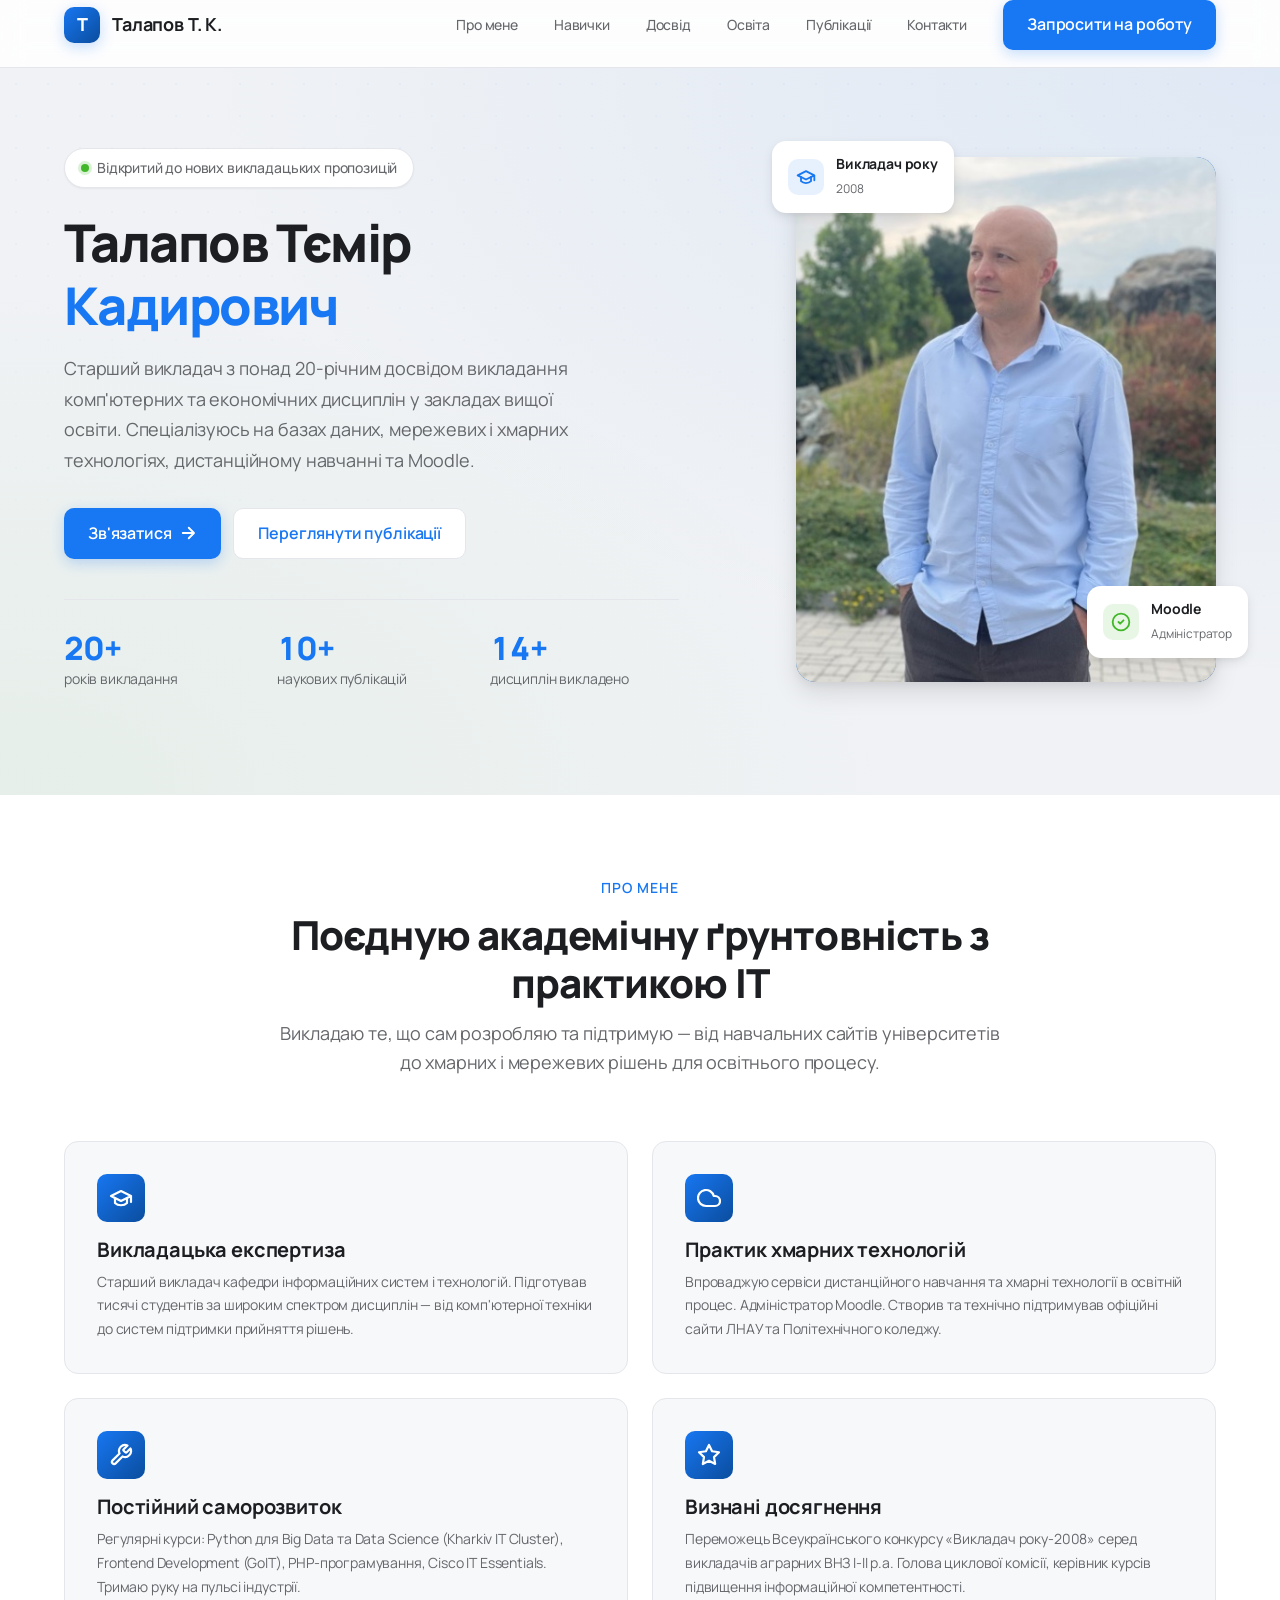
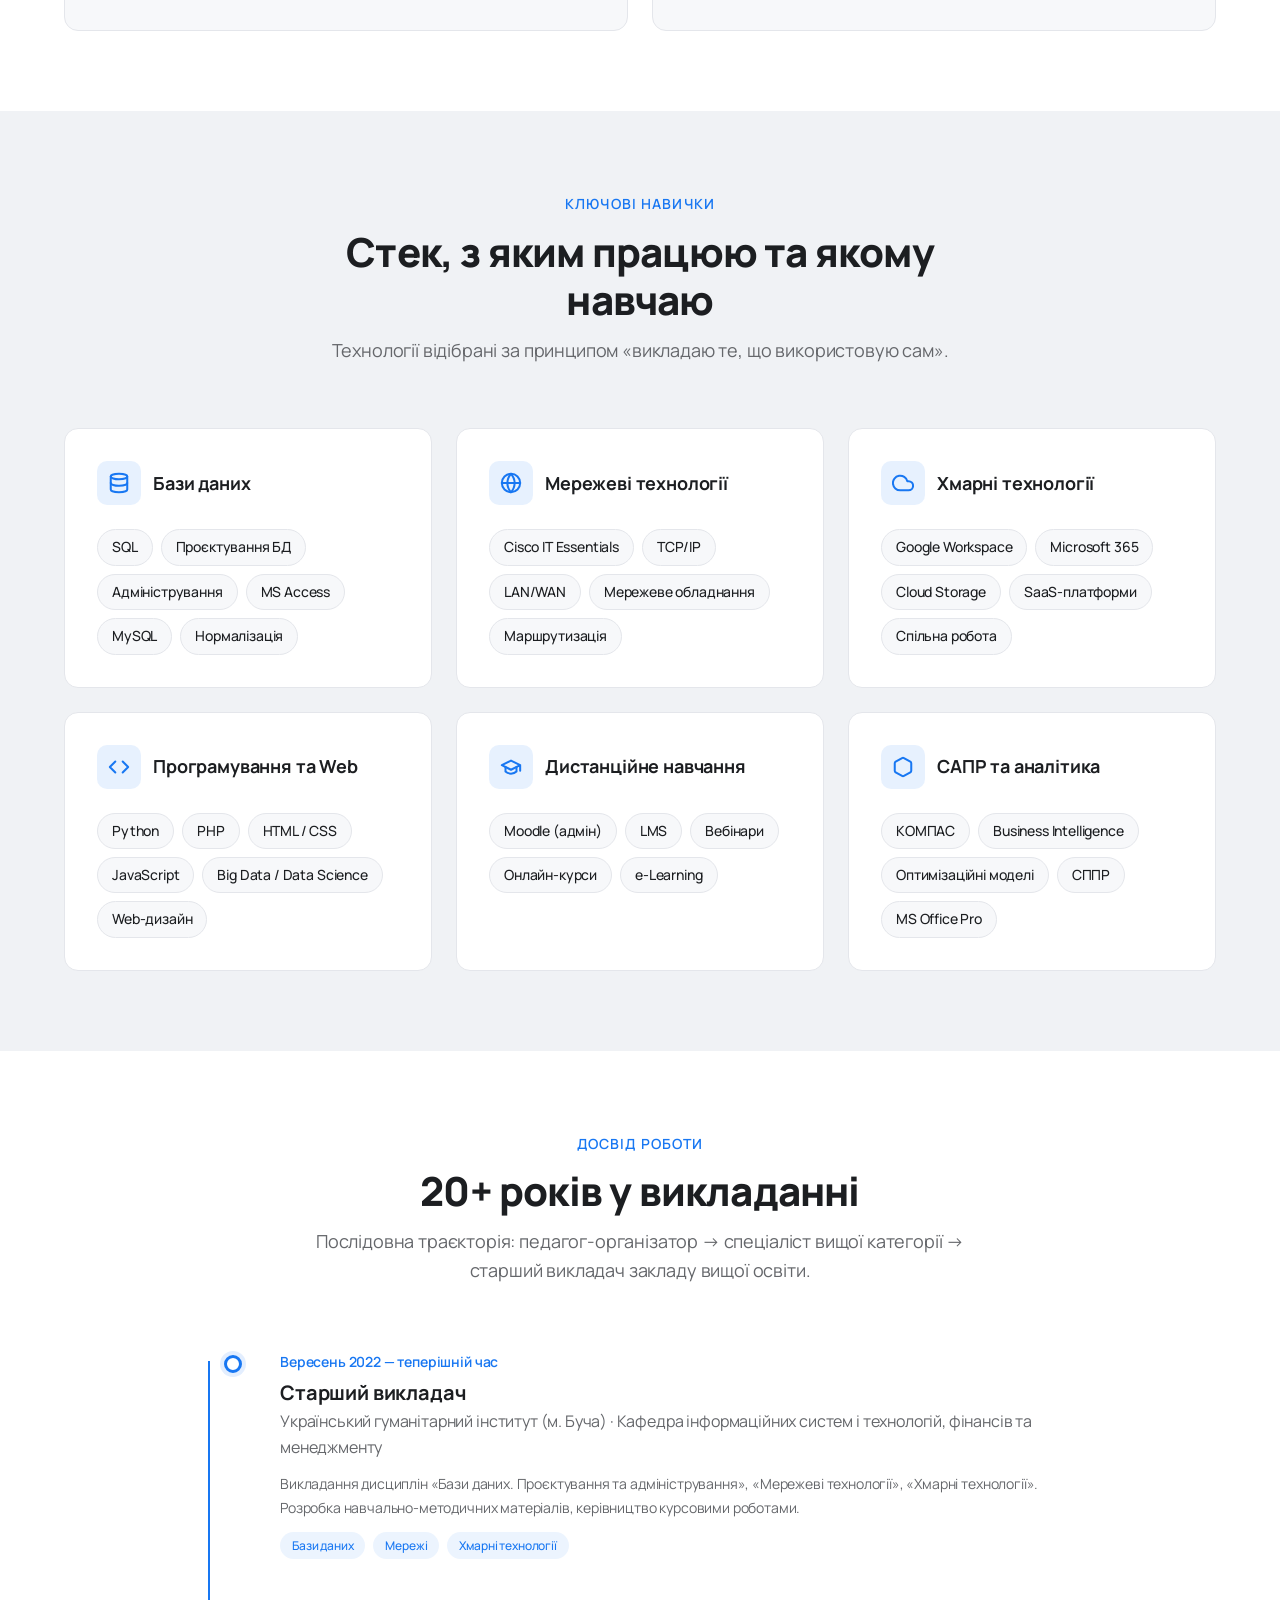
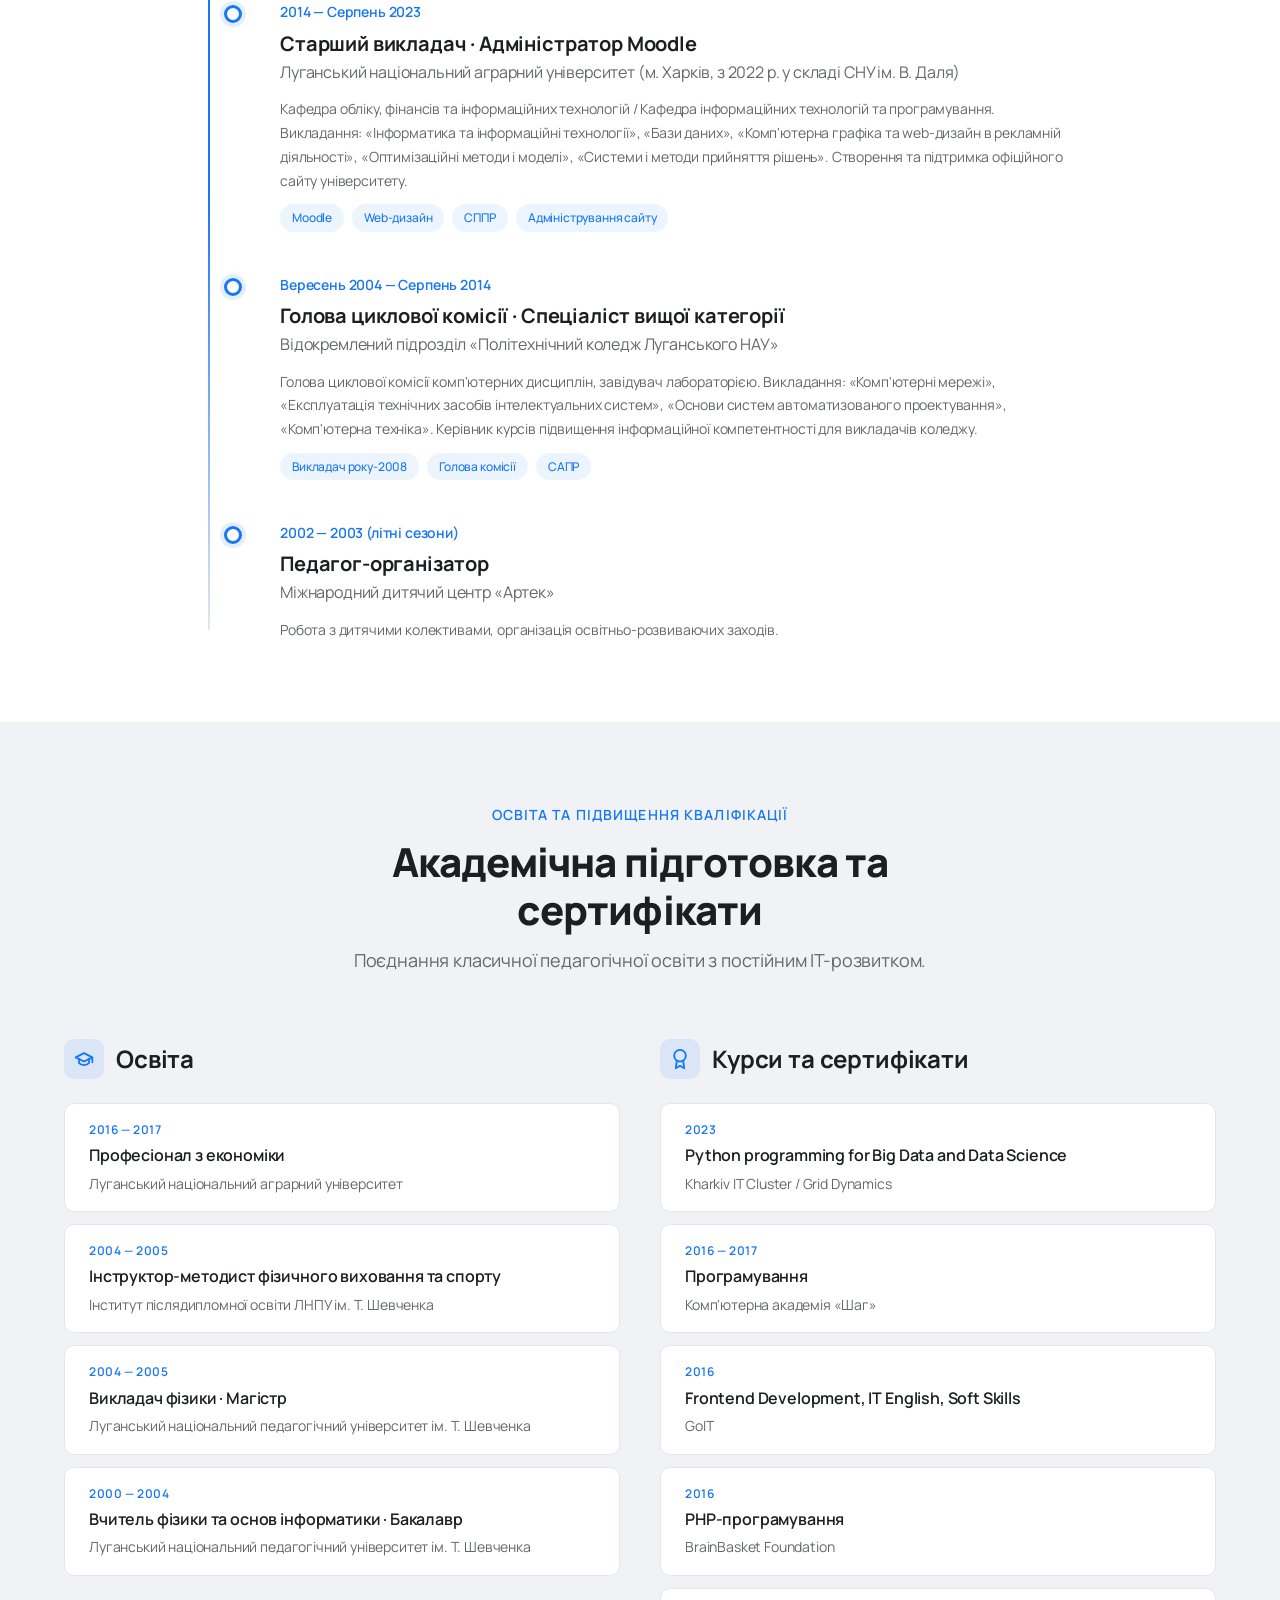
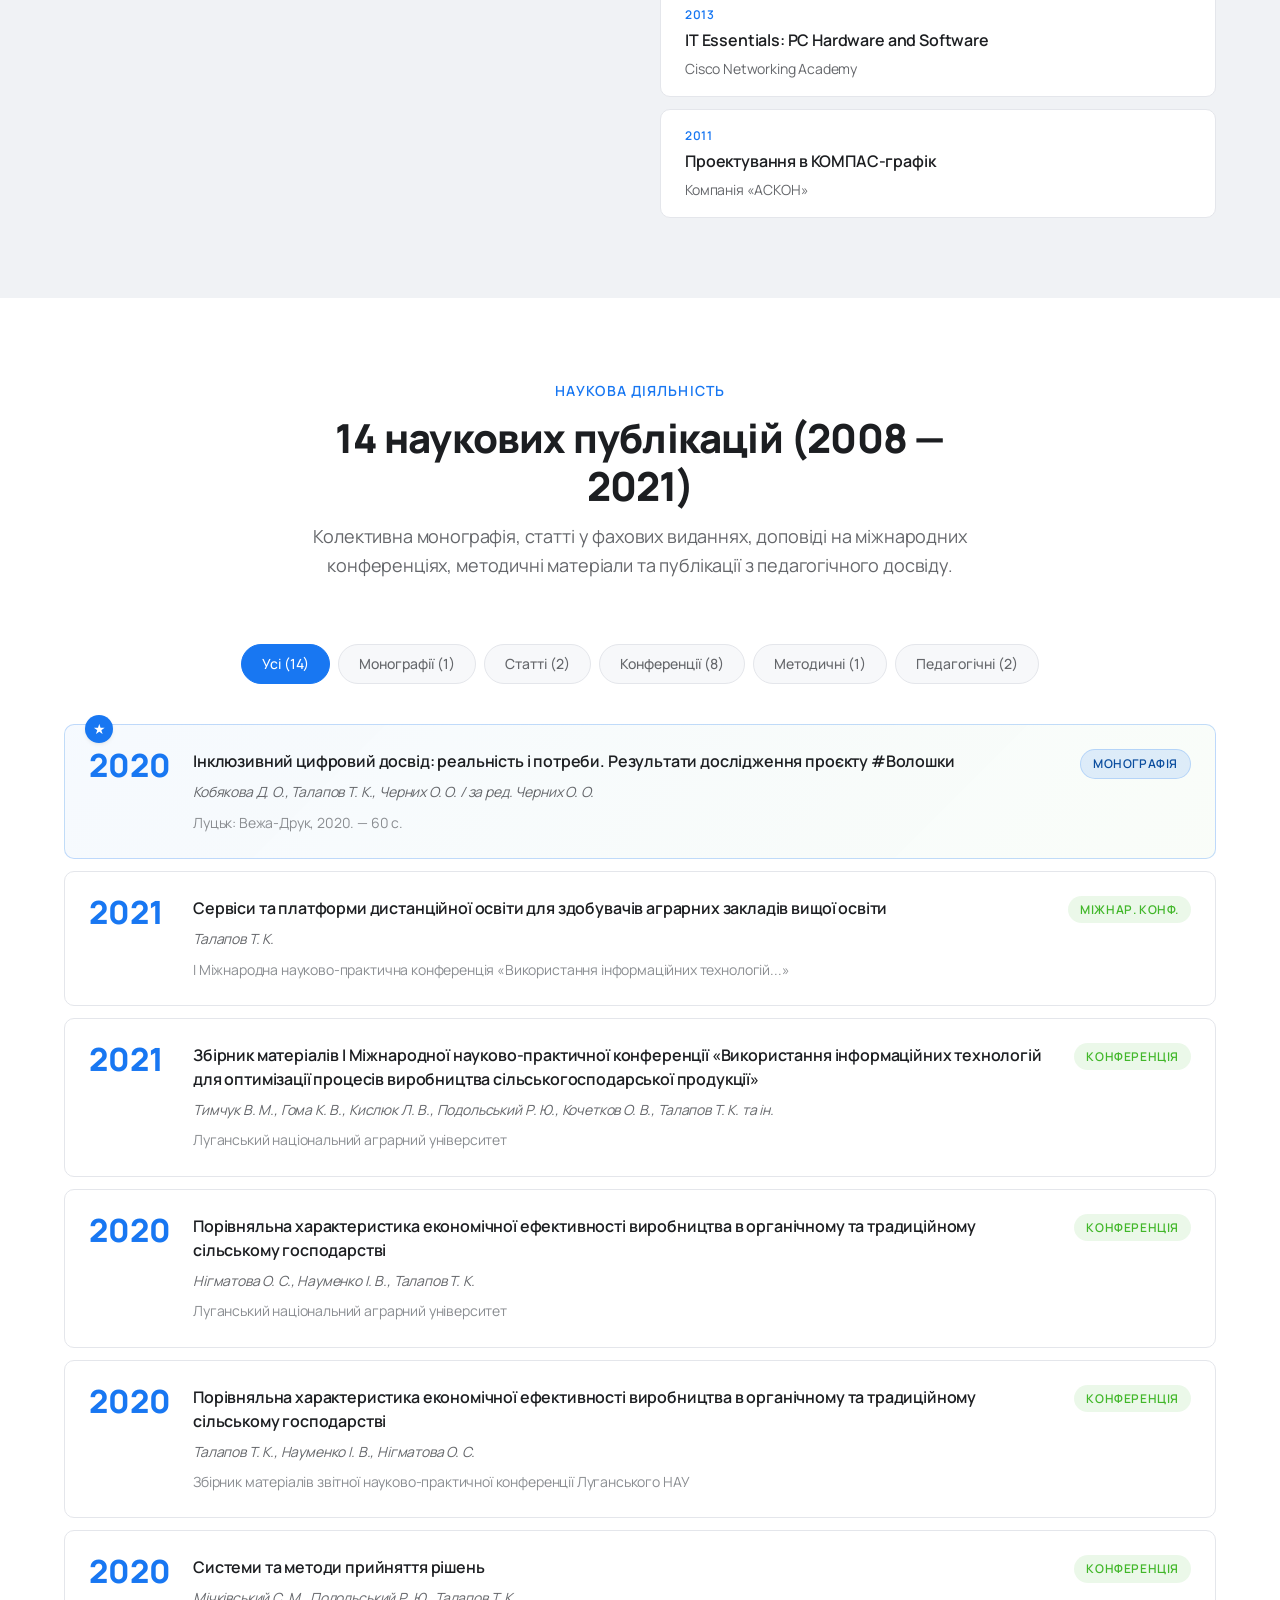
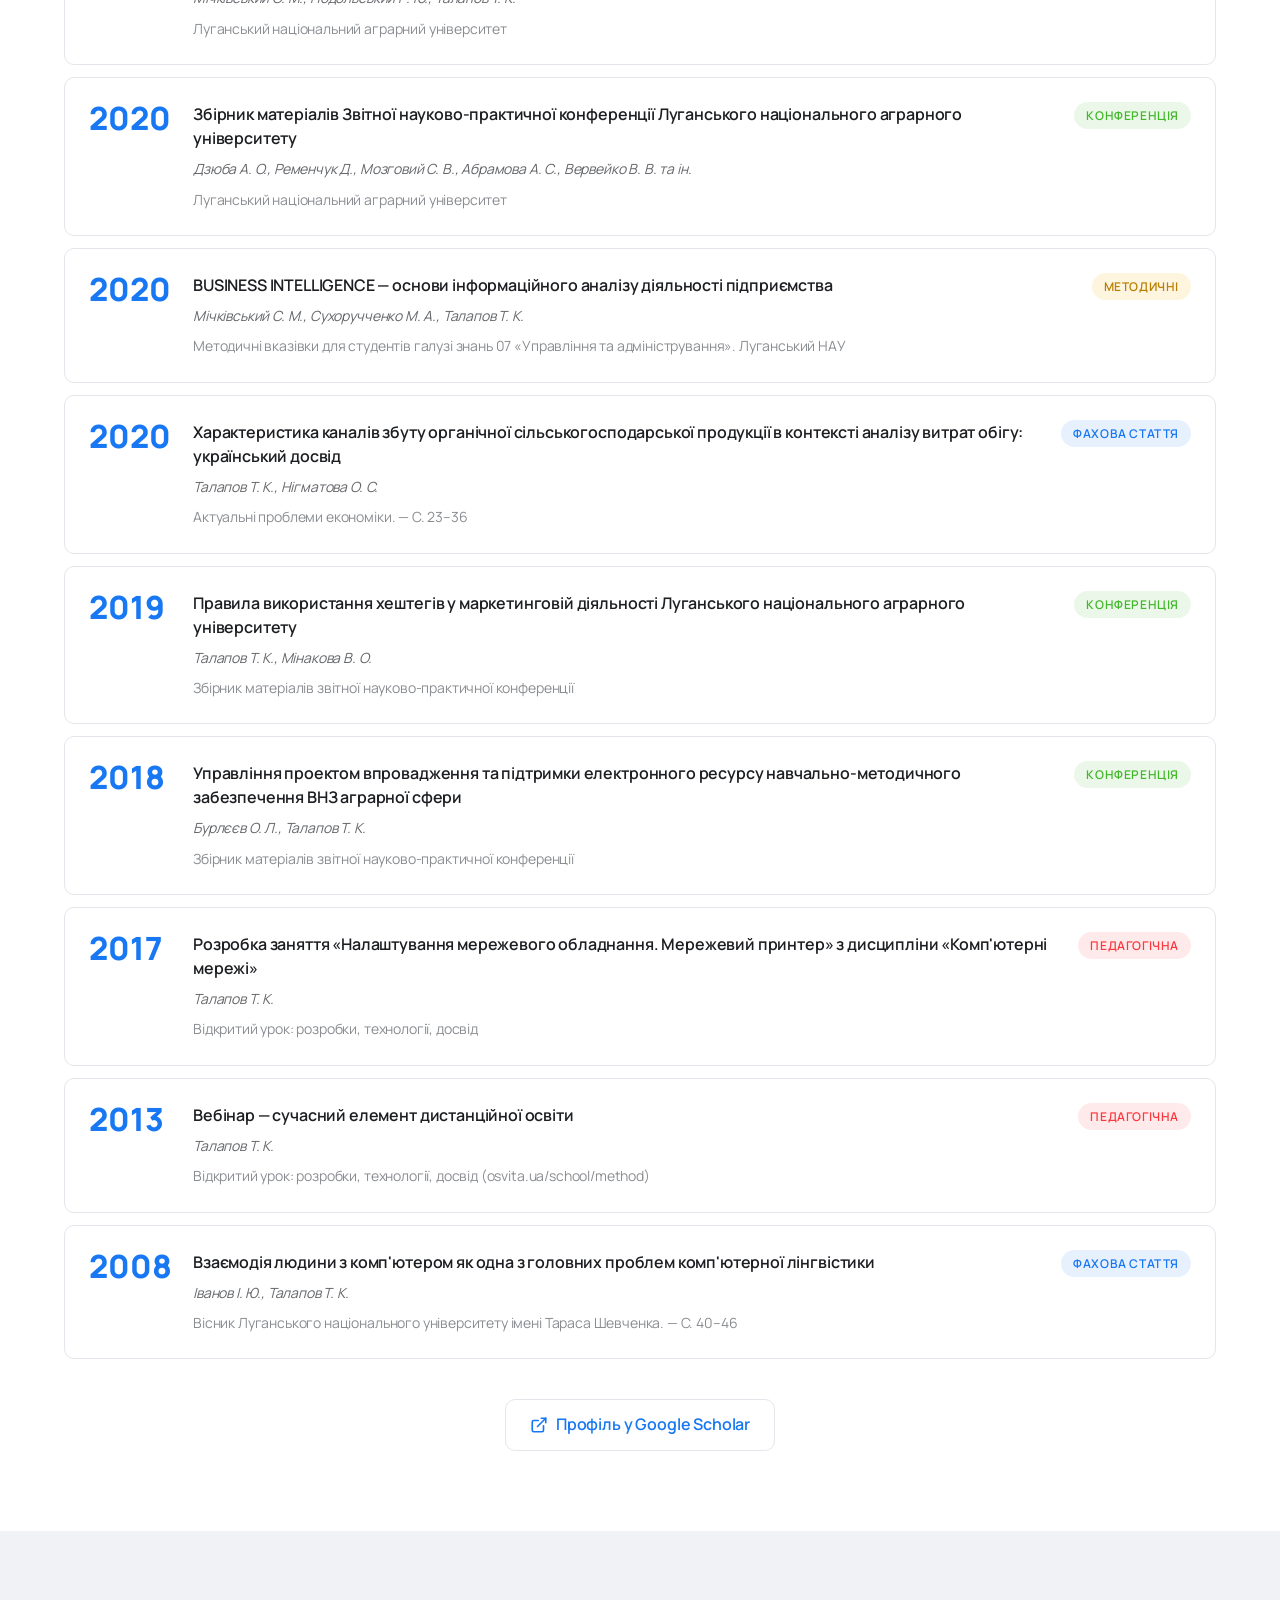
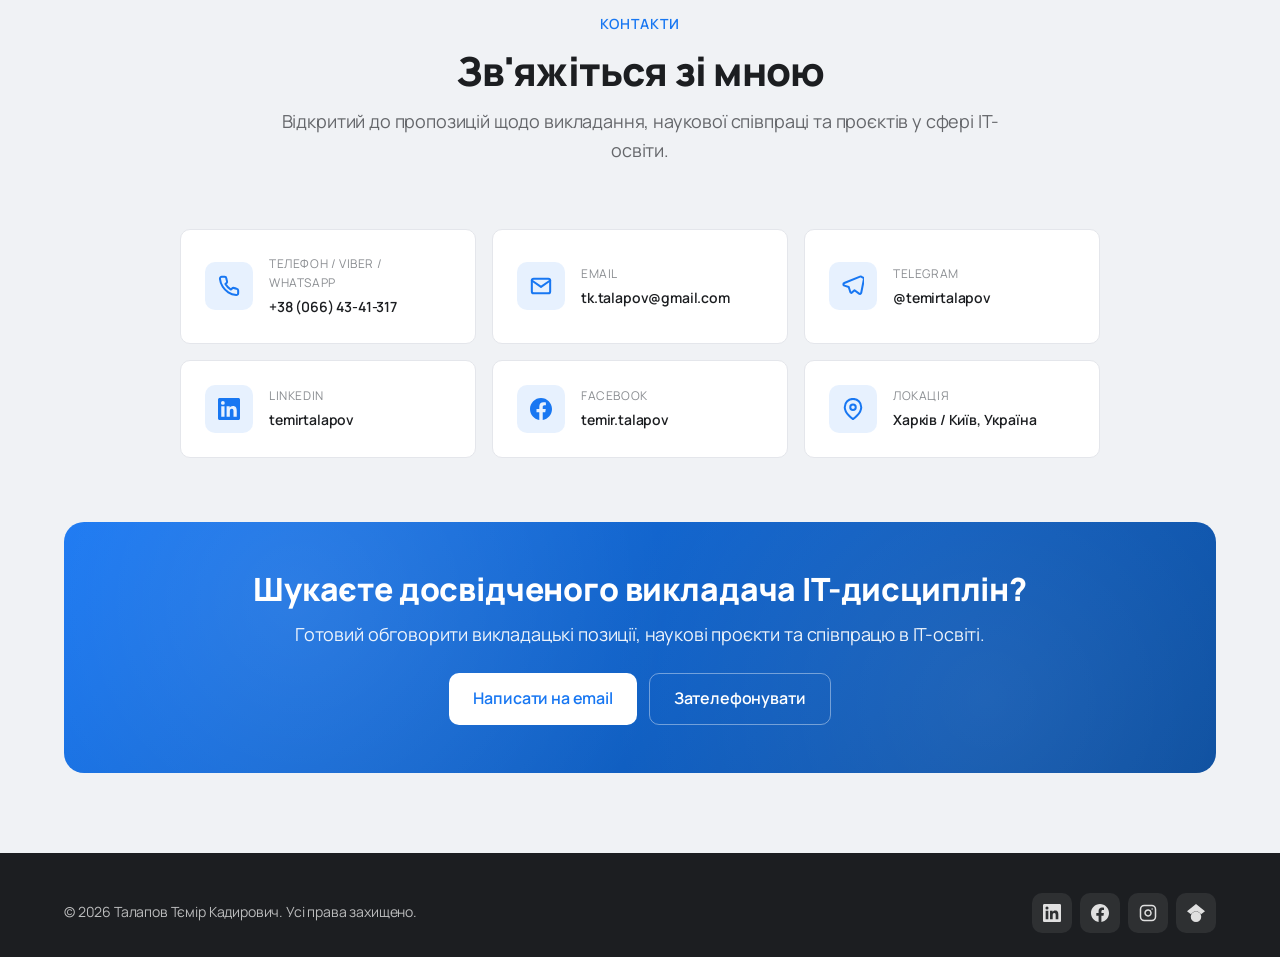
<file: index.html>
<!DOCTYPE html>
<html lang="uk">
<head>
  <meta charset="UTF-8" />
  <meta name="viewport" content="width=device-width, initial-scale=1.0" />
  <meta name="theme-color" content="#1877F2" />

  <title>Талапов Тємір Кадирович — Викладач комп'ютерних та економічних дисциплін</title>

  <meta name="description" content="Старший викладач з 20+ роками досвіду в IT та економіці. Бази даних, мережеві та хмарні технології, дистанційне навчання, Moodle, Python." />
  <meta name="author" content="Талапов Тємір Кадирович" />
  <meta name="keywords" content="викладач, IT, бази даних, мережеві технології, хмарні технології, Moodle, дистанційна освіта, Python, web-дизайн, інклюзивна освіта, цифрова доступність, Україна" />

  <!-- Open Graph -->
  <meta property="og:type" content="profile" />
  <meta property="og:title" content="Талапов Тємір Кадирович — Викладач IT та економічних дисциплін" />
  <meta property="og:description" content="Старший викладач з 20+ роками досвіду. Бази даних, мережеві та хмарні технології, Python, дистанційна освіта." />
  <meta property="og:locale" content="uk_UA" />
  <meta property="og:image" content="img/avatar.jpg" />

  <!-- Twitter -->
  <meta name="twitter:card" content="summary_large_image" />
  <meta name="twitter:title" content="Талапов Тємір Кадирович" />
  <meta name="twitter:description" content="Викладач IT та економічних дисциплін. 20+ років досвіду." />

  <!-- Favicon -->
  <link rel="icon" type="image/svg+xml" href="img/favicon.svg" />

  <!-- Шрифти Google Fonts — Manrope (сучасний, чистий, добре читається) -->
  <link rel="preconnect" href="https://fonts.googleapis.com" />
  <link rel="preconnect" href="https://fonts.gstatic.com" crossorigin />
  <link href="https://fonts.googleapis.com/css2?family=Manrope:wght@400;500;600;700;800&display=swap" rel="stylesheet" />

  <!-- Стилі -->
  <link rel="stylesheet" href="css/reset.css" />
  <link rel="stylesheet" href="css/variables.css" />
  <link rel="stylesheet" href="css/style.css" />

  <!-- Schema.org JSON-LD -->
  <script type="application/ld+json">
  {
    "@context": "https://schema.org",
    "@type": "Person",
    "name": "Талапов Тємір Кадирович",
    "jobTitle": "Старший викладач комп'ютерних та економічних дисциплін",
    "email": "tk.talapov@gmail.com",
    "telephone": "+380664341317",
    "image": "img/avatar.jpg",
    "url": "https://www.linkedin.com/in/temirtalapov/",
    "sameAs": [
      "https://www.facebook.com/temir.talapov",
      "https://www.instagram.com/temir.talapov",
      "https://www.linkedin.com/in/temirtalapov/",
      "https://scholar.google.com/citations?user=VJrEhkQAAAAJ"
    ],
    "knowsLanguage": ["uk", "ru", "en", "cs"],
    "knowsAbout": [
      "Бази даних",
      "Мережеві технології",
      "Хмарні технології",
      "Python",
      "Moodle",
      "Дистанційне навчання",
      "Business Intelligence",
      "Інклюзивна освіта",
      "Цифрова доступність"
    ]
  }
  </script>
</head>

<body>

  <!-- ============================================
       HEADER
       ============================================ -->
  <header class="header" role="banner">
    <div class="container">
      <div class="header__inner">

        <a href="#top" class="header__logo" aria-label="На початок сторінки">
          <span class="header__logo-mark" aria-hidden="true">Т</span>
          <span>Талапов Т. К.</span>
        </a>

        <nav class="nav" aria-label="Головна навігація">
          <ul class="nav__list" id="primary-nav">
            <li><a class="nav__link" href="#about">Про мене</a></li>
            <li><a class="nav__link" href="#skills">Навички</a></li>
            <li><a class="nav__link" href="#experience">Досвід</a></li>
            <li><a class="nav__link" href="#education">Освіта</a></li>
            <li><a class="nav__link" href="#publications">Публікації</a></li>
            <li><a class="nav__link" href="#contact">Контакти</a></li>
          </ul>

          <a href="#contact" class="btn btn--primary nav__cta">Запросити на роботу</a>

          <button
            class="nav__toggle"
            type="button"
            aria-label="Відкрити меню"
            aria-controls="primary-nav"
            aria-expanded="false"
          >
            <span class="nav__toggle-bar" aria-hidden="true"></span>
          </button>
        </nav>

      </div>
    </div>
  </header>

  <main id="top">

    <!-- ============================================
         HERO
         ============================================ -->
    <section class="hero">
      <div class="container">
        <div class="hero__inner">

          <div class="hero__content">
            <span class="hero__badge">
              <span class="hero__badge-dot" aria-hidden="true"></span>
              Відкритий до нових викладацьких пропозицій
            </span>

            <h1 class="hero__title">
              Талапов Тємір<br />
              <span class="hero__title-accent">Кадирович</span>
            </h1>

            <p class="hero__lead">
              Старший викладач з понад 20-річним досвідом викладання комп'ютерних та економічних дисциплін у закладах вищої освіти. Спеціалізуюсь на базах даних, мережевих і хмарних технологіях, дистанційному навчанні та Moodle.
            </p>

            <div class="hero__actions">
              <a href="#contact" class="btn btn--primary">
                Зв'язатися
                <svg class="btn__icon" viewBox="0 0 24 24" fill="none" stroke="currentColor" stroke-width="2.5" stroke-linecap="round" stroke-linejoin="round" aria-hidden="true">
                  <path d="M5 12h14M13 5l7 7-7 7" />
                </svg>
              </a>
              <a href="#publications" class="btn btn--secondary">
                Переглянути публікації
              </a>
            </div>

            <div class="hero__stats">
              <div class="hero__stat">
                <div class="hero__stat-value" data-years-since="2003">20+</div>
                <div class="hero__stat-label">років викладання</div>
              </div>
              <div class="hero__stat">
                <div class="hero__stat-value" data-round-floor5>14</div>
                <div class="hero__stat-label">наукових публікацій</div>
              </div>
              <div class="hero__stat">
                <div class="hero__stat-value" data-round-floor5>15+</div>
                <div class="hero__stat-label">дисциплін викладено</div>
              </div>
            </div>
          </div>

          <div class="hero__photo">
            <div class="hero__photo-wrapper">
              <img
                src="img/avatar.jpg"
                alt="Талапов Тємір Кадирович — викладач комп'ютерних та економічних дисциплін"
                class="hero__photo-img"
                width="420"
                height="525"
                loading="eager"
              />
            </div>

            <div class="hero__photo-decor hero__photo-decor--top" aria-hidden="true">
              <div class="hero__decor-icon">
                <svg width="20" height="20" viewBox="0 0 24 24" fill="none" stroke="currentColor" stroke-width="2.2" stroke-linecap="round" stroke-linejoin="round">
                  <path d="M22 10v6M2 10l10-5 10 5-10 5z" />
                  <path d="M6 12v5c3 3 9 3 12 0v-5" />
                </svg>
              </div>
              <div>
                <span class="hero__decor-strong">Викладач року</span>
                <span class="hero__decor-text">2008</span>
              </div>
            </div>

            <div class="hero__photo-decor hero__photo-decor--bottom" aria-hidden="true">
              <div class="hero__decor-icon hero__decor-icon--green">
                <svg width="20" height="20" viewBox="0 0 24 24" fill="none" stroke="currentColor" stroke-width="2.2" stroke-linecap="round" stroke-linejoin="round">
                  <path d="M9 12l2 2 4-4" />
                  <circle cx="12" cy="12" r="10" />
                </svg>
              </div>
              <div>
                <span class="hero__decor-strong">Moodle</span>
                <span class="hero__decor-text">Адміністратор</span>
              </div>
            </div>
          </div>

        </div>
      </div>
    </section>


    <!-- ============================================
         ABOUT
         ============================================ -->
    <section class="section about" id="about">
      <div class="container">

        <header class="section__header reveal">
          <span class="section__eyebrow">Про мене</span>
          <h2 class="section__title">Поєдную академічну ґрунтовність з практикою IT</h2>
          <p class="section__subtitle">
            Викладаю те, що сам розробляю та підтримую — від навчальних сайтів університетів до хмарних і мережевих рішень для освітнього процесу.
          </p>
        </header>

        <div class="about__grid">

          <article class="about__card reveal">
            <div class="about__card-icon" aria-hidden="true">
              <svg width="24" height="24" viewBox="0 0 24 24" fill="none" stroke="currentColor" stroke-width="2.2" stroke-linecap="round" stroke-linejoin="round">
                <path d="M22 10v6M2 10l10-5 10 5-10 5z" />
                <path d="M6 12v5c3 3 9 3 12 0v-5" />
              </svg>
            </div>
            <h3 class="about__card-title">Викладацька експертиза</h3>
            <p class="about__card-text">
              Старший викладач кафедри інформаційних систем і технологій. Підготував тисячі студентів за широким спектром дисциплін — від комп'ютерної техніки до систем підтримки прийняття рішень.
            </p>
          </article>

          <article class="about__card reveal">
            <div class="about__card-icon" aria-hidden="true">
              <svg width="24" height="24" viewBox="0 0 24 24" fill="none" stroke="currentColor" stroke-width="2.2" stroke-linecap="round" stroke-linejoin="round">
                <path d="M18 10h-1.26A8 8 0 109 20h9a5 5 0 000-10z" />
              </svg>
            </div>
            <h3 class="about__card-title">Практик хмарних технологій</h3>
            <p class="about__card-text">
              Впроваджую сервіси дистанційного навчання та хмарні технології в освітній процес. Адміністратор Moodle. Створив та технічно підтримував офіційні сайти ЛНАУ та Політехнічного коледжу.
            </p>
          </article>

          <article class="about__card reveal">
            <div class="about__card-icon" aria-hidden="true">
              <svg width="24" height="24" viewBox="0 0 24 24" fill="none" stroke="currentColor" stroke-width="2.2" stroke-linecap="round" stroke-linejoin="round">
                <path d="M14.7 6.3a1 1 0 000 1.4l1.6 1.6a1 1 0 001.4 0l3.77-3.77a6 6 0 01-7.94 7.94l-6.91 6.91a2.12 2.12 0 01-3-3l6.91-6.91a6 6 0 017.94-7.94l-3.76 3.76z" />
              </svg>
            </div>
            <h3 class="about__card-title">Постійний саморозвиток</h3>
            <p class="about__card-text">
              Регулярні курси: Python для Big Data та Data Science (Kharkiv IT Cluster), Frontend Development (GoIT), PHP-програмування, Cisco IT Essentials. Тримаю руку на пульсі індустрії.
            </p>
          </article>

          <article class="about__card reveal">
            <div class="about__card-icon" aria-hidden="true">
              <svg width="24" height="24" viewBox="0 0 24 24" fill="none" stroke="currentColor" stroke-width="2.2" stroke-linecap="round" stroke-linejoin="round">
                <path d="M12 2l3.09 6.26L22 9.27l-5 4.87 1.18 6.88L12 17.77l-6.18 3.25L7 14.14 2 9.27l6.91-1.01L12 2z" />
              </svg>
            </div>
            <h3 class="about__card-title">Визнані досягнення</h3>
            <p class="about__card-text">
              Переможець Всеукраїнського конкурсу «Викладач року-2008» серед викладачів аграрних ВНЗ І-ІІ р.а. Голова циклової комісії, керівник курсів підвищення інформаційної компетентності.
            </p>
          </article>

        </div>
      </div>
    </section>


    <!-- ============================================
         SKILLS
         ============================================ -->
    <section class="section skills" id="skills">
      <div class="container">

        <header class="section__header reveal">
          <span class="section__eyebrow">Ключові навички</span>
          <h2 class="section__title">Стек, з яким працюю та якому навчаю</h2>
          <p class="section__subtitle">
            Технології відібрані за принципом «викладаю те, що використовую сам».
          </p>
        </header>

        <div class="skills__grid">

          <article class="skill-card reveal">
            <header class="skill-card__header">
              <div class="skill-card__icon" aria-hidden="true">
                <svg width="22" height="22" viewBox="0 0 24 24" fill="none" stroke="currentColor" stroke-width="2.2" stroke-linecap="round" stroke-linejoin="round">
                  <ellipse cx="12" cy="5" rx="9" ry="3"/><path d="M21 12c0 1.66-4 3-9 3s-9-1.34-9-3"/><path d="M3 5v14c0 1.66 4 3 9 3s9-1.34 9-3V5"/>
                </svg>
              </div>
              <h3 class="skill-card__title">Бази даних</h3>
            </header>
            <ul class="skill-card__list">
              <li class="skill-tag">SQL</li>
              <li class="skill-tag">Проєктування БД</li>
              <li class="skill-tag">Адміністрування</li>
              <li class="skill-tag">MS Access</li>
              <li class="skill-tag">MySQL</li>
              <li class="skill-tag">Нормалізація</li>
            </ul>
          </article>

          <article class="skill-card reveal">
            <header class="skill-card__header">
              <div class="skill-card__icon" aria-hidden="true">
                <svg width="22" height="22" viewBox="0 0 24 24" fill="none" stroke="currentColor" stroke-width="2.2" stroke-linecap="round" stroke-linejoin="round">
                  <circle cx="12" cy="12" r="10"/><line x1="2" y1="12" x2="22" y2="12"/><path d="M12 2a15.3 15.3 0 014 10 15.3 15.3 0 01-4 10 15.3 15.3 0 01-4-10 15.3 15.3 0 014-10z"/>
                </svg>
              </div>
              <h3 class="skill-card__title">Мережеві технології</h3>
            </header>
            <ul class="skill-card__list">
              <li class="skill-tag">Cisco IT Essentials</li>
              <li class="skill-tag">TCP/IP</li>
              <li class="skill-tag">LAN/WAN</li>
              <li class="skill-tag">Мережеве обладнання</li>
              <li class="skill-tag">Маршрутизація</li>
            </ul>
          </article>

          <article class="skill-card reveal">
            <header class="skill-card__header">
              <div class="skill-card__icon" aria-hidden="true">
                <svg width="22" height="22" viewBox="0 0 24 24" fill="none" stroke="currentColor" stroke-width="2.2" stroke-linecap="round" stroke-linejoin="round">
                  <path d="M18 10h-1.26A8 8 0 109 20h9a5 5 0 000-10z"/>
                </svg>
              </div>
              <h3 class="skill-card__title">Хмарні технології</h3>
            </header>
            <ul class="skill-card__list">
              <li class="skill-tag">Google Workspace</li>
              <li class="skill-tag">Microsoft 365</li>
              <li class="skill-tag">Cloud Storage</li>
              <li class="skill-tag">SaaS-платформи</li>
              <li class="skill-tag">Спільна робота</li>
            </ul>
          </article>

          <article class="skill-card reveal">
            <header class="skill-card__header">
              <div class="skill-card__icon" aria-hidden="true">
                <svg width="22" height="22" viewBox="0 0 24 24" fill="none" stroke="currentColor" stroke-width="2.2" stroke-linecap="round" stroke-linejoin="round">
                  <polyline points="16 18 22 12 16 6"/><polyline points="8 6 2 12 8 18"/>
                </svg>
              </div>
              <h3 class="skill-card__title">Програмування та Web</h3>
            </header>
            <ul class="skill-card__list">
              <li class="skill-tag">Python</li>
              <li class="skill-tag">PHP</li>
              <li class="skill-tag">HTML / CSS</li>
              <li class="skill-tag">JavaScript</li>
              <li class="skill-tag">Big Data / Data Science</li>
              <li class="skill-tag">Web-дизайн</li>
            </ul>
          </article>

          <article class="skill-card reveal">
            <header class="skill-card__header">
              <div class="skill-card__icon" aria-hidden="true">
                <svg width="22" height="22" viewBox="0 0 24 24" fill="none" stroke="currentColor" stroke-width="2.2" stroke-linecap="round" stroke-linejoin="round">
                  <path d="M22 10v6M2 10l10-5 10 5-10 5z"/><path d="M6 12v5c3 3 9 3 12 0v-5"/>
                </svg>
              </div>
              <h3 class="skill-card__title">Дистанційне навчання</h3>
            </header>
            <ul class="skill-card__list">
              <li class="skill-tag">Moodle (адмін)</li>
              <li class="skill-tag">LMS</li>
              <li class="skill-tag">Вебінари</li>
              <li class="skill-tag">Онлайн-курси</li>
              <li class="skill-tag">e-Learning</li>
            </ul>
          </article>

          <article class="skill-card reveal">
            <header class="skill-card__header">
              <div class="skill-card__icon" aria-hidden="true">
                <svg width="22" height="22" viewBox="0 0 24 24" fill="none" stroke="currentColor" stroke-width="2.2" stroke-linecap="round" stroke-linejoin="round">
                  <path d="M21 16V8a2 2 0 00-1-1.73l-7-4a2 2 0 00-2 0l-7 4A2 2 0 003 8v8a2 2 0 001 1.73l7 4a2 2 0 002 0l7-4A2 2 0 0021 16z"/>
                </svg>
              </div>
              <h3 class="skill-card__title">САПР та аналітика</h3>
            </header>
            <ul class="skill-card__list">
              <li class="skill-tag">КОМПАС</li>
              <li class="skill-tag">Business Intelligence</li>
              <li class="skill-tag">Оптимізаційні моделі</li>
              <li class="skill-tag">СППР</li>
              <li class="skill-tag">MS Office Pro</li>
            </ul>
          </article>

        </div>
      </div>
    </section>


    <!-- ============================================
         EXPERIENCE
         ============================================ -->
    <section class="section experience" id="experience">
      <div class="container">

        <header class="section__header reveal">
          <span class="section__eyebrow">Досвід роботи</span>
          <h2 class="section__title">20+ років у викладанні</h2>
          <p class="section__subtitle">
            Послідовна траєкторія: педагог-організатор → спеціаліст вищої категорії → старший викладач закладу вищої освіти.
          </p>
        </header>

        <ol class="timeline">

          <li class="timeline__item reveal">
            <span class="timeline__period">Вересень 2022 — теперішній час</span>
            <h3 class="timeline__role">Старший викладач</h3>
            <p class="timeline__org">
              Український гуманітарний інститут (м. Буча) · Кафедра інформаційних систем і технологій, фінансів та менеджменту
            </p>
            <p class="timeline__details">
              Викладання дисциплін «Бази даних. Проєктування та адміністрування», «Мережеві технології», «Хмарні технології». Розробка навчально-методичних матеріалів, керівництво курсовими роботами.
            </p>
            <ul class="timeline__chips">
              <li class="timeline__chip">Бази даних</li>
              <li class="timeline__chip">Мережі</li>
              <li class="timeline__chip">Хмарні технології</li>
            </ul>
          </li>

          <li class="timeline__item reveal">
            <span class="timeline__period">2014 — Серпень 2023</span>
            <h3 class="timeline__role">Старший викладач · Адміністратор Moodle</h3>
            <p class="timeline__org">
              Луганський національний аграрний університет (м. Харків, з 2022 р. у складі СНУ ім. В. Даля)
            </p>
            <p class="timeline__details">
              Кафедра обліку, фінансів та інформаційних технологій / Кафедра інформаційних технологій та програмування. Викладання: «Інформатика та інформаційні технології», «Бази даних», «Комп'ютерна графіка та web-дизайн в рекламній діяльності», «Оптимізаційні методи і моделі», «Системи і методи прийняття рішень». Створення та підтримка офіційного сайту університету.
            </p>
            <ul class="timeline__chips">
              <li class="timeline__chip">Moodle</li>
              <li class="timeline__chip">Web-дизайн</li>
              <li class="timeline__chip">СППР</li>
              <li class="timeline__chip">Адміністрування сайту</li>
            </ul>
          </li>

          <li class="timeline__item reveal">
            <span class="timeline__period">Вересень 2004 — Серпень 2014</span>
            <h3 class="timeline__role">Голова циклової комісії · Спеціаліст вищої категорії</h3>
            <p class="timeline__org">
              Відокремлений підрозділ «Політехнічний коледж Луганського НАУ»
            </p>
            <p class="timeline__details">
              Голова циклової комісії комп'ютерних дисциплін, завідувач лабораторією. Викладання: «Комп'ютерні мережі», «Експлуатація технічних засобів інтелектуальних систем», «Основи систем автоматизованого проектування», «Комп'ютерна техніка». Керівник курсів підвищення інформаційної компетентності для викладачів коледжу.
            </p>
            <ul class="timeline__chips">
              <li class="timeline__chip">Викладач року-2008</li>
              <li class="timeline__chip">Голова комісії</li>
              <li class="timeline__chip">САПР</li>
            </ul>
          </li>

          <li class="timeline__item reveal">
            <span class="timeline__period">2002 — 2003 (літні сезони)</span>
            <h3 class="timeline__role">Педагог-організатор</h3>
            <p class="timeline__org">Міжнародний дитячий центр «Артек»</p>
            <p class="timeline__details">
              Робота з дитячими колективами, організація освітньо-розвиваючих заходів.
            </p>
          </li>

        </ol>
      </div>
    </section>


    <!-- ============================================
         EDUCATION & COURSES
         ============================================ -->
    <section class="section education-section" id="education">
      <div class="container">

        <header class="section__header reveal">
          <span class="section__eyebrow">Освіта та підвищення кваліфікації</span>
          <h2 class="section__title">Академічна підготовка та сертифікати</h2>
          <p class="section__subtitle">
            Поєднання класичної педагогічної освіти з постійним IT-розвитком.
          </p>
        </header>

        <div class="education__grid">

          <div class="education reveal">
            <h3 class="education__column-title">
              <span class="education__column-icon" aria-hidden="true">
                <svg width="20" height="20" viewBox="0 0 24 24" fill="none" stroke="currentColor" stroke-width="2.2" stroke-linecap="round" stroke-linejoin="round">
                  <path d="M22 10v6M2 10l10-5 10 5-10 5z"/><path d="M6 12v5c3 3 9 3 12 0v-5"/>
                </svg>
              </span>
              Освіта
            </h3>

            <ul class="education__list">
              <li class="education__item">
                <div class="education__year">2016 — 2017</div>
                <div class="education__title">Професіонал з економіки</div>
                <div class="education__org">Луганський національний аграрний університет</div>
              </li>
              <li class="education__item">
                <div class="education__year">2004 — 2005</div>
                <div class="education__title">Інструктор-методист фізичного виховання та спорту</div>
                <div class="education__org">Інститут післядипломної освіти ЛНПУ ім. Т. Шевченка</div>
              </li>
              <li class="education__item">
                <div class="education__year">2004 — 2005</div>
                <div class="education__title">Викладач фізики · Магістр</div>
                <div class="education__org">Луганський національний педагогічний університет ім. Т. Шевченка</div>
              </li>
              <li class="education__item">
                <div class="education__year">2000 — 2004</div>
                <div class="education__title">Вчитель фізики та основ інформатики · Бакалавр</div>
                <div class="education__org">Луганський національний педагогічний університет ім. Т. Шевченка</div>
              </li>
            </ul>
          </div>

          <div class="education reveal">
            <h3 class="education__column-title">
              <span class="education__column-icon" aria-hidden="true">
                <svg width="20" height="20" viewBox="0 0 24 24" fill="none" stroke="currentColor" stroke-width="2.2" stroke-linecap="round" stroke-linejoin="round">
                  <circle cx="12" cy="8" r="7"/><polyline points="8.21 13.89 7 23 12 20 17 23 15.79 13.88"/>
                </svg>
              </span>
              Курси та сертифікати
            </h3>

            <ul class="education__list">
              <li class="education__item">
                <div class="education__year">2023</div>
                <div class="education__title">Python programming for Big Data and Data Science</div>
                <div class="education__org">Kharkiv IT Cluster / Grid Dynamics</div>
              </li>
              <li class="education__item">
                <div class="education__year">2016 — 2017</div>
                <div class="education__title">Програмування</div>
                <div class="education__org">Комп'ютерна академія «Шаг»</div>
              </li>
              <li class="education__item">
                <div class="education__year">2016</div>
                <div class="education__title">Frontend Development, IT English, Soft Skills</div>
                <div class="education__org">GoIT</div>
              </li>
              <li class="education__item">
                <div class="education__year">2016</div>
                <div class="education__title">PHP-програмування</div>
                <div class="education__org">BrainBasket Foundation</div>
              </li>
              <li class="education__item">
                <div class="education__year">2013</div>
                <div class="education__title">IT Essentials: PC Hardware and Software</div>
                <div class="education__org">Cisco Networking Academy</div>
              </li>
              <li class="education__item">
                <div class="education__year">2011</div>
                <div class="education__title">Проектування в КОМПАС-графік</div>
                <div class="education__org">Компанія «АСКОН»</div>
              </li>
            </ul>
          </div>

        </div>
      </div>
    </section>


    <!-- ============================================
         PUBLICATIONS
         ============================================ -->
    <section class="section publications" id="publications">
      <div class="container">

        <header class="section__header reveal">
          <span class="section__eyebrow">Наукова діяльність</span>
          <h2 class="section__title">14 наукових публікацій (2008 — 2021)</h2>
          <p class="section__subtitle">
            Колективна монографія, статті у фахових виданнях, доповіді на міжнародних конференціях, методичні матеріали та публікації з педагогічного досвіду.
          </p>
        </header>

        <div class="pubs__filters reveal" role="group" aria-label="Фільтр публікацій">
          <button class="pubs__filter is-active" data-filter="all" aria-pressed="true">Усі (14)</button>
          <button class="pubs__filter" data-filter="monograph" aria-pressed="false">Монографії (1)</button>
          <button class="pubs__filter" data-filter="article" aria-pressed="false">Статті (2)</button>
          <button class="pubs__filter" data-filter="conference" aria-pressed="false">Конференції (8)</button>
          <button class="pubs__filter" data-filter="methodical" aria-pressed="false">Методичні (1)</button>
          <button class="pubs__filter" data-filter="pedagogical" aria-pressed="false">Педагогічні (2)</button>
        </div>

        <ol class="pubs__list reveal">

          <li class="pub-card pub-card--featured" data-type="monograph">
            <div class="pub-card__year">2020</div>
            <div class="pub-card__content">
              <h3 class="pub-card__title">Інклюзивний цифровий досвід: реальність і потреби. Результати дослідження проєкту #Волошки</h3>
              <p class="pub-card__authors">Кобякова Д. О., Талапов Т. К., Черних О. О. / за ред. Черних О. О.</p>
              <p class="pub-card__source">Луцьк: Вежа-Друк, 2020. — 60 с.</p>
            </div>
            <span class="pub-card__type pub-card__type--monograph">Монографія</span>
          </li>

          <li class="pub-card" data-type="conference">
            <div class="pub-card__year">2021</div>
            <div class="pub-card__content">
              <h3 class="pub-card__title">Сервіси та платформи дистанційної освіти для здобувачів аграрних закладів вищої освіти</h3>
              <p class="pub-card__authors">Талапов Т. К.</p>
              <p class="pub-card__source">І Міжнародна науково-практична конференція «Використання інформаційних технологій...»</p>
            </div>
            <span class="pub-card__type pub-card__type--conference">Міжнар. конф.</span>
          </li>

          <li class="pub-card" data-type="conference">
            <div class="pub-card__year">2021</div>
            <div class="pub-card__content">
              <h3 class="pub-card__title">Збірник матеріалів І Міжнародної науково-практичної конференції «Використання інформаційних технологій для оптимізації процесів виробництва сільськогосподарської продукції»</h3>
              <p class="pub-card__authors">Тимчук В. М., Гома К. В., Кислюк Л. В., Подольський Р. Ю., Кочетков О. В., Талапов Т. К. та ін.</p>
              <p class="pub-card__source">Луганський національний аграрний університет</p>
            </div>
            <span class="pub-card__type pub-card__type--conference">Конференція</span>
          </li>

          <li class="pub-card" data-type="conference">
            <div class="pub-card__year">2020</div>
            <div class="pub-card__content">
              <h3 class="pub-card__title">Порівняльна характеристика економічної ефективності виробництва в органічному та традиційному сільському господарстві</h3>
              <p class="pub-card__authors">Нігматова О. С., Науменко І. В., Талапов Т. К.</p>
              <p class="pub-card__source">Луганський національний аграрний університет</p>
            </div>
            <span class="pub-card__type pub-card__type--conference">Конференція</span>
          </li>

          <li class="pub-card" data-type="conference">
            <div class="pub-card__year">2020</div>
            <div class="pub-card__content">
              <h3 class="pub-card__title">Порівняльна характеристика економічної ефективності виробництва в органічному та традиційному сільському господарстві</h3>
              <p class="pub-card__authors">Талапов Т. К., Науменко І. В., Нігматова О. С.</p>
              <p class="pub-card__source">Збірник матеріалів звітної науково-практичної конференції Луганського НАУ</p>
            </div>
            <span class="pub-card__type pub-card__type--conference">Конференція</span>
          </li>

          <li class="pub-card" data-type="conference">
            <div class="pub-card__year">2020</div>
            <div class="pub-card__content">
              <h3 class="pub-card__title">Системи та методи прийняття рішень</h3>
              <p class="pub-card__authors">Мічківський С. М., Подольський Р. Ю., Талапов Т. К.</p>
              <p class="pub-card__source">Луганський національний аграрний університет</p>
            </div>
            <span class="pub-card__type pub-card__type--conference">Конференція</span>
          </li>

          <li class="pub-card" data-type="conference">
            <div class="pub-card__year">2020</div>
            <div class="pub-card__content">
              <h3 class="pub-card__title">Збірник матеріалів Звітної науково-практичної конференції Луганського національного аграрного університету</h3>
              <p class="pub-card__authors">Дзюба А. О., Ременчук Д., Мозговий С. В., Абрамова А. С., Вервейко В. В. та ін.</p>
              <p class="pub-card__source">Луганський національний аграрний університет</p>
            </div>
            <span class="pub-card__type pub-card__type--conference">Конференція</span>
          </li>

          <li class="pub-card" data-type="methodical">
            <div class="pub-card__year">2020</div>
            <div class="pub-card__content">
              <h3 class="pub-card__title">BUSINESS INTELLIGENCE — основи інформаційного аналізу діяльності підприємства</h3>
              <p class="pub-card__authors">Мічківський С. М., Сухоручченко М. А., Талапов Т. К.</p>
              <p class="pub-card__source">Методичні вказівки для студентів галузі знань 07 «Управління та адміністрування». Луганський НАУ</p>
            </div>
            <span class="pub-card__type pub-card__type--methodical">Методичні</span>
          </li>

          <li class="pub-card" data-type="article">
            <div class="pub-card__year">2020</div>
            <div class="pub-card__content">
              <h3 class="pub-card__title">Характеристика каналів збуту органічної сільськогосподарської продукції в контексті аналізу витрат обігу: український досвід</h3>
              <p class="pub-card__authors">Талапов Т. К., Нігматова О. С.</p>
              <p class="pub-card__source">Актуальні проблеми економіки. — С. 23–36</p>
            </div>
            <span class="pub-card__type pub-card__type--article">Фахова стаття</span>
          </li>

          <li class="pub-card" data-type="conference">
            <div class="pub-card__year">2019</div>
            <div class="pub-card__content">
              <h3 class="pub-card__title">Правила використання хештегів у маркетинговій діяльності Луганського національного аграрного університету</h3>
              <p class="pub-card__authors">Талапов Т. К., Мінакова В. О.</p>
              <p class="pub-card__source">Збірник матеріалів звітної науково-практичної конференції</p>
            </div>
            <span class="pub-card__type pub-card__type--conference">Конференція</span>
          </li>

          <li class="pub-card" data-type="conference">
            <div class="pub-card__year">2018</div>
            <div class="pub-card__content">
              <h3 class="pub-card__title">Управління проектом впровадження та підтримки електронного ресурсу навчально-методичного забезпечення ВНЗ аграрної сфери</h3>
              <p class="pub-card__authors">Бурлєєв О. Л., Талапов Т. К.</p>
              <p class="pub-card__source">Збірник матеріалів звітної науково-практичної конференції</p>
            </div>
            <span class="pub-card__type pub-card__type--conference">Конференція</span>
          </li>

          <li class="pub-card" data-type="pedagogical">
            <div class="pub-card__year">2017</div>
            <div class="pub-card__content">
              <h3 class="pub-card__title">Розробка заняття «Налаштування мережевого обладнання. Мережевий принтер» з дисципліни «Комп'ютерні мережі»</h3>
              <p class="pub-card__authors">Талапов Т. К.</p>
              <p class="pub-card__source">Відкритий урок: розробки, технології, досвід</p>
            </div>
            <span class="pub-card__type pub-card__type--pedagogical">Педагогічна</span>
          </li>

          <li class="pub-card" data-type="pedagogical">
            <div class="pub-card__year">2013</div>
            <div class="pub-card__content">
              <h3 class="pub-card__title">Вебінар — сучасний елемент дистанційної освіти</h3>
              <p class="pub-card__authors">Талапов Т. К.</p>
              <p class="pub-card__source">Відкритий урок: розробки, технології, досвід (osvita.ua/school/method)</p>
            </div>
            <span class="pub-card__type pub-card__type--pedagogical">Педагогічна</span>
          </li>

          <li class="pub-card" data-type="article">
            <div class="pub-card__year">2008</div>
            <div class="pub-card__content">
              <h3 class="pub-card__title">Взаємодія людини з комп'ютером як одна з головних проблем комп'ютерної лінгвістики</h3>
              <p class="pub-card__authors">Іванов І. Ю., Талапов Т. К.</p>
              <p class="pub-card__source">Вісник Луганського національного університету імені Тараса Шевченка. — С. 40–46</p>
            </div>
            <span class="pub-card__type pub-card__type--article">Фахова стаття</span>
          </li>

        </ol>

        <div class="pubs__cta reveal">
          <a href="https://scholar.google.com/citations?user=VJrEhkQAAAAJ&hl=uk" class="btn btn--secondary" target="_blank" rel="noopener noreferrer">
            <svg class="btn__icon" viewBox="0 0 24 24" fill="none" stroke="currentColor" stroke-width="2.2" stroke-linecap="round" stroke-linejoin="round" aria-hidden="true">
              <path d="M18 13v6a2 2 0 01-2 2H5a2 2 0 01-2-2V8a2 2 0 012-2h6"/>
              <polyline points="15 3 21 3 21 9"/>
              <line x1="10" y1="14" x2="21" y2="3"/>
            </svg>
            Профіль у Google Scholar
          </a>
        </div>
      </div>
    </section>


    <!-- ============================================
         CONTACT
         ============================================ -->
    <section class="section contact" id="contact">
      <div class="container">

        <header class="section__header reveal">
          <span class="section__eyebrow">Контакти</span>
          <h2 class="section__title">Зв'яжіться зі мною</h2>
          <p class="section__subtitle">
            Відкритий до пропозицій щодо викладання, наукової співпраці та проєктів у сфері IT-освіти.
          </p>
        </header>

        <div class="contact__grid reveal">

          <a href="tel:+380664341317" class="contact-card">
            <div class="contact-card__icon" aria-hidden="true">
              <svg width="22" height="22" viewBox="0 0 24 24" fill="none" stroke="currentColor" stroke-width="2.2" stroke-linecap="round" stroke-linejoin="round">
                <path d="M22 16.92v3a2 2 0 01-2.18 2 19.79 19.79 0 01-8.63-3.07 19.5 19.5 0 01-6-6 19.79 19.79 0 01-3.07-8.67A2 2 0 014.11 2h3a2 2 0 012 1.72 12.84 12.84 0 00.7 2.81 2 2 0 01-.45 2.11L8.09 9.91a16 16 0 006 6l1.27-1.27a2 2 0 012.11-.45 12.84 12.84 0 002.81.7A2 2 0 0122 16.92z"/>
              </svg>
            </div>
            <div>
              <div class="contact-card__label">Телефон / Viber / WhatsApp</div>
              <div class="contact-card__value">+38 (066) 43-41-317</div>
            </div>
          </a>

          <a href="mailto:tk.talapov@gmail.com" class="contact-card">
            <div class="contact-card__icon" aria-hidden="true">
              <svg width="22" height="22" viewBox="0 0 24 24" fill="none" stroke="currentColor" stroke-width="2.2" stroke-linecap="round" stroke-linejoin="round">
                <path d="M4 4h16c1.1 0 2 .9 2 2v12c0 1.1-.9 2-2 2H4c-1.1 0-2-.9-2-2V6c0-1.1.9-2 2-2z"/>
                <polyline points="22,6 12,13 2,6"/>
              </svg>
            </div>
            <div>
              <div class="contact-card__label">Email</div>
              <div class="contact-card__value">tk.talapov@gmail.com</div>
            </div>
          </a>

          <a href="https://t.me/temirtalapov" class="contact-card" target="_blank" rel="noopener noreferrer">
            <div class="contact-card__icon" aria-hidden="true">
              <svg width="22" height="22" viewBox="0 0 24 24" fill="none" stroke="currentColor" stroke-width="2.2" stroke-linecap="round" stroke-linejoin="round">
                <path d="M21.73 2.27a2 2 0 00-2.06-.46L2.5 8.71a1.5 1.5 0 00.13 2.85l4.7 1.46 1.83 5.79a1 1 0 001.66.39l2.84-2.5 4.95 3.62a1.5 1.5 0 002.36-.93l3-15a2 2 0 00-.24-1.12z"/>
              </svg>
            </div>
            <div>
              <div class="contact-card__label">Telegram</div>
              <div class="contact-card__value">@temirtalapov</div>
            </div>
          </a>

          <a href="https://www.linkedin.com/in/temirtalapov/" class="contact-card" target="_blank" rel="noopener noreferrer">
            <div class="contact-card__icon" aria-hidden="true">
              <svg width="22" height="22" viewBox="0 0 24 24" fill="currentColor">
                <path d="M20.45 20.45h-3.55v-5.57c0-1.33-.02-3.04-1.85-3.04-1.85 0-2.13 1.45-2.13 2.94v5.67H9.36V9h3.41v1.56h.05c.48-.9 1.64-1.85 3.37-1.85 3.6 0 4.27 2.37 4.27 5.45v6.29zM5.34 7.43a2.06 2.06 0 11-.01-4.13 2.06 2.06 0 01.01 4.13zm1.78 13.02H3.56V9h3.56v11.45zM22.22 0H1.77C.79 0 0 .77 0 1.72v20.56C0 23.23.79 24 1.77 24h20.45c.98 0 1.78-.77 1.78-1.72V1.72C24 .77 23.2 0 22.22 0z"/>
              </svg>
            </div>
            <div>
              <div class="contact-card__label">LinkedIn</div>
              <div class="contact-card__value">temirtalapov</div>
            </div>
          </a>

          <a href="https://www.facebook.com/temir.talapov" class="contact-card" target="_blank" rel="noopener noreferrer">
            <div class="contact-card__icon" aria-hidden="true">
              <svg width="22" height="22" viewBox="0 0 24 24" fill="currentColor">
                <path d="M24 12.07C24 5.41 18.63 0 12 0S0 5.41 0 12.07C0 18.1 4.39 23.1 10.13 24v-8.44H7.08v-3.49h3.05V9.41c0-3.02 1.79-4.69 4.53-4.69 1.31 0 2.69.24 2.69.24v2.97h-1.51c-1.49 0-1.96.93-1.96 1.89v2.26h3.32l-.53 3.49h-2.79V24C19.61 23.1 24 18.1 24 12.07z"/>
              </svg>
            </div>
            <div>
              <div class="contact-card__label">Facebook</div>
              <div class="contact-card__value">temir.talapov</div>
            </div>
          </a>

          <div class="contact-card">
            <div class="contact-card__icon" aria-hidden="true">
              <svg width="22" height="22" viewBox="0 0 24 24" fill="none" stroke="currentColor" stroke-width="2.2" stroke-linecap="round" stroke-linejoin="round">
                <path d="M21 10c0 7-9 13-9 13s-9-6-9-13a9 9 0 0118 0z"/>
                <circle cx="12" cy="10" r="3"/>
              </svg>
            </div>
            <div>
              <div class="contact-card__label">Локація</div>
              <div class="contact-card__value">Харків / Київ, Україна</div>
            </div>
          </div>

        </div>

        <div class="contact__cta-block reveal">
          <h3 class="contact__cta-title">Шукаєте досвідченого викладача IT-дисциплін?</h3>
          <p class="contact__cta-text">
            Готовий обговорити викладацькі позиції, наукові проєкти та співпрацю в IT-освіті.
          </p>
          <div class="contact__cta-actions">
            <a href="mailto:tk.talapov@gmail.com" class="btn btn--white">
              Написати на email
            </a>
            <a href="tel:+380664341317" class="btn btn--outline-white">
              Зателефонувати
            </a>
          </div>
        </div>

      </div>
    </section>

  </main>


  <!-- ============================================
       FOOTER
       ============================================ -->
  <footer class="footer">
    <div class="container">
      <div class="footer__inner">

        <p class="footer__copy">
          © <span id="current-year">2026</span> Талапов Тємір Кадирович. Усі права захищено.
        </p>

        <div class="footer__socials">
          <a href="https://www.linkedin.com/in/temirtalapov/" class="footer__social" target="_blank" rel="noopener noreferrer" aria-label="LinkedIn">
            <svg width="18" height="18" viewBox="0 0 24 24" fill="currentColor"><path d="M20.45 20.45h-3.55v-5.57c0-1.33-.02-3.04-1.85-3.04-1.85 0-2.13 1.45-2.13 2.94v5.67H9.36V9h3.41v1.56h.05c.48-.9 1.64-1.85 3.37-1.85 3.6 0 4.27 2.37 4.27 5.45v6.29zM5.34 7.43a2.06 2.06 0 11-.01-4.13 2.06 2.06 0 01.01 4.13zm1.78 13.02H3.56V9h3.56v11.45zM22.22 0H1.77C.79 0 0 .77 0 1.72v20.56C0 23.23.79 24 1.77 24h20.45c.98 0 1.78-.77 1.78-1.72V1.72C24 .77 23.2 0 22.22 0z"/></svg>
          </a>
          <a href="https://www.facebook.com/temir.talapov" class="footer__social" target="_blank" rel="noopener noreferrer" aria-label="Facebook">
            <svg width="18" height="18" viewBox="0 0 24 24" fill="currentColor"><path d="M24 12.07C24 5.41 18.63 0 12 0S0 5.41 0 12.07C0 18.1 4.39 23.1 10.13 24v-8.44H7.08v-3.49h3.05V9.41c0-3.02 1.79-4.69 4.53-4.69 1.31 0 2.69.24 2.69.24v2.97h-1.51c-1.49 0-1.96.93-1.96 1.89v2.26h3.32l-.53 3.49h-2.79V24C19.61 23.1 24 18.1 24 12.07z"/></svg>
          </a>
          <a href="https://www.instagram.com/temir.talapov" class="footer__social" target="_blank" rel="noopener noreferrer" aria-label="Instagram">
            <svg width="18" height="18" viewBox="0 0 24 24" fill="none" stroke="currentColor" stroke-width="2" stroke-linecap="round" stroke-linejoin="round"><rect x="2" y="2" width="20" height="20" rx="5" ry="5"/><path d="M16 11.37A4 4 0 1112.63 8 4 4 0 0116 11.37z"/><line x1="17.5" y1="6.5" x2="17.51" y2="6.5"/></svg>
          </a>
          <a href="https://scholar.google.com/citations?user=VJrEhkQAAAAJ&hl=uk" class="footer__social" target="_blank" rel="noopener noreferrer" aria-label="Google Scholar">
            <svg width="18" height="18" viewBox="0 0 24 24" fill="currentColor"><path d="M5.242 13.769L0 9.5 12 0l12 9.5-5.242 4.269C17.548 11.249 14.978 9.5 12 9.5c-2.977 0-5.548 1.748-6.758 4.269zM12 10a7 7 0 1 0 0 14 7 7 0 0 0 0-14z"/></svg>
          </a>
        </div>

      </div>
    </div>
  </footer>

  <script>
    // Поточний рік у футері
    document.getElementById('current-year').textContent = new Date().getFullYear();
  </script>
  <script src="js/main.js" defer></script>

</body>
</html>
</file>
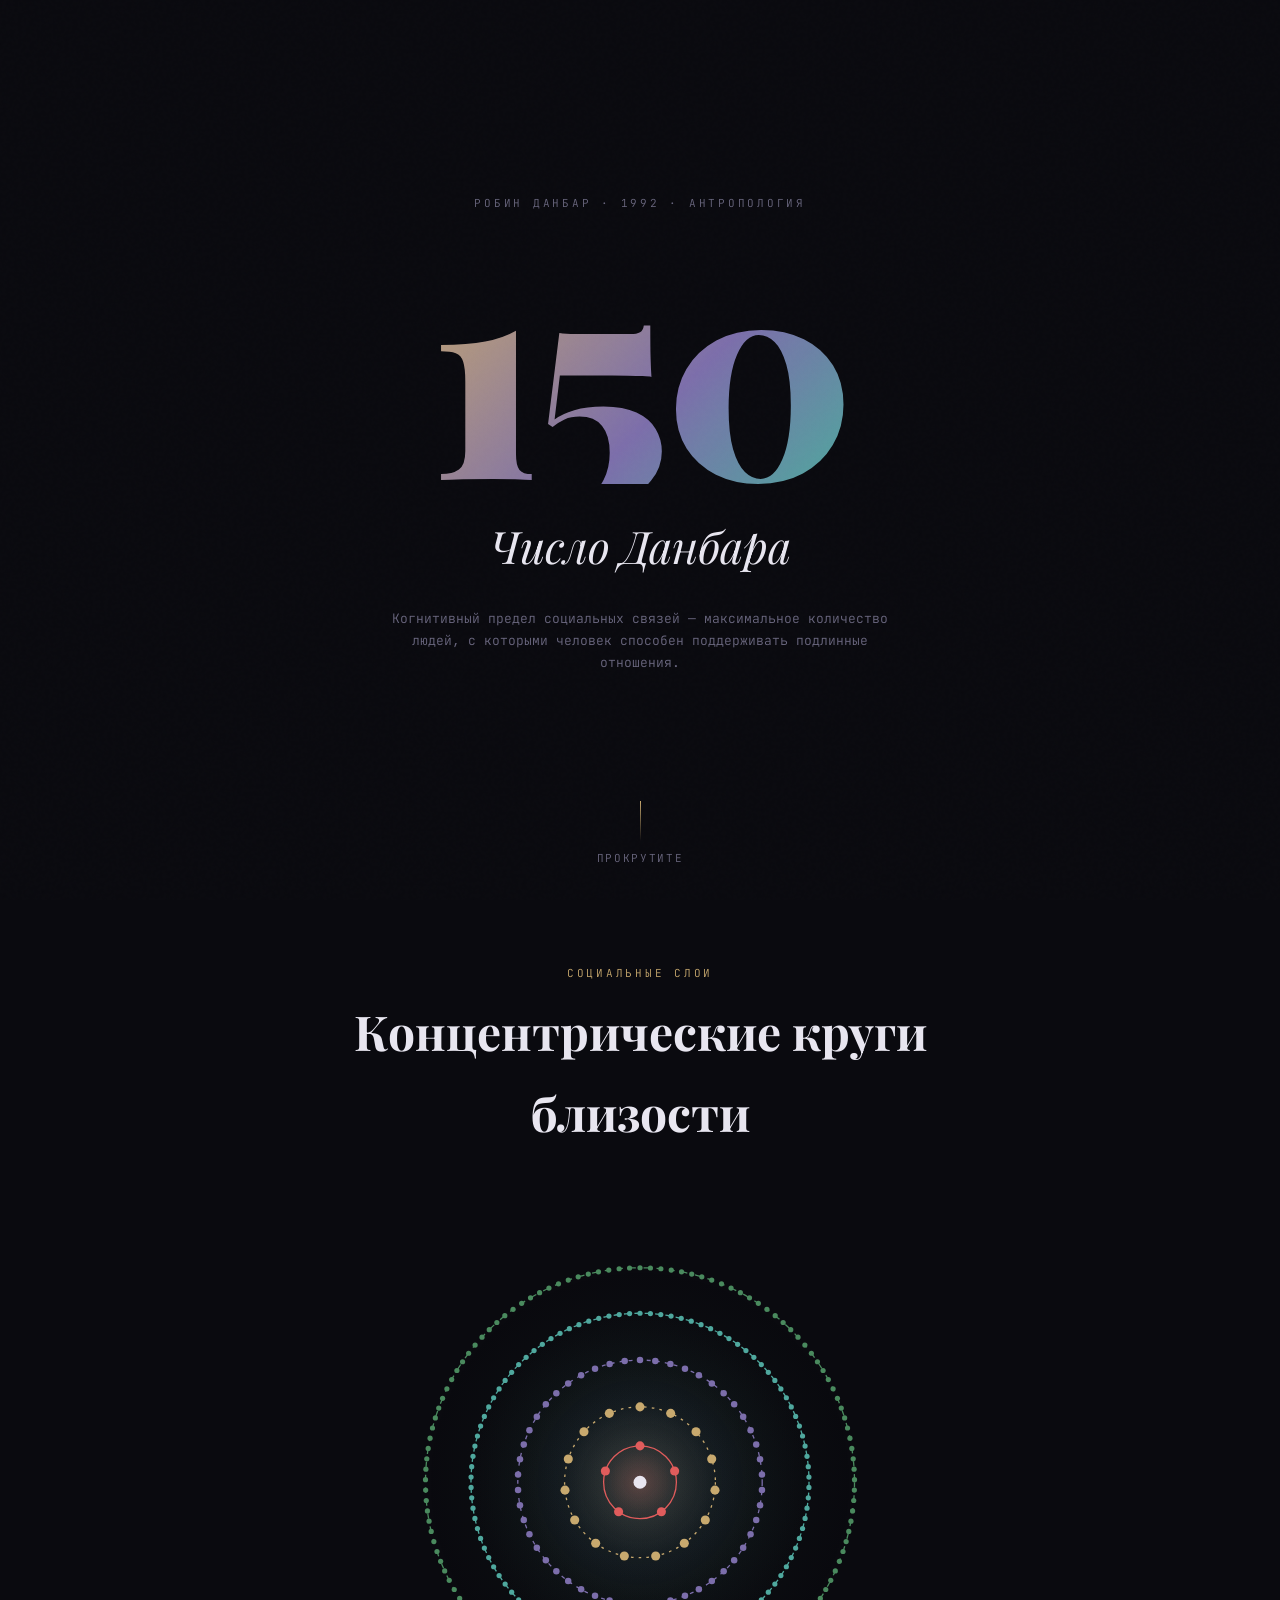
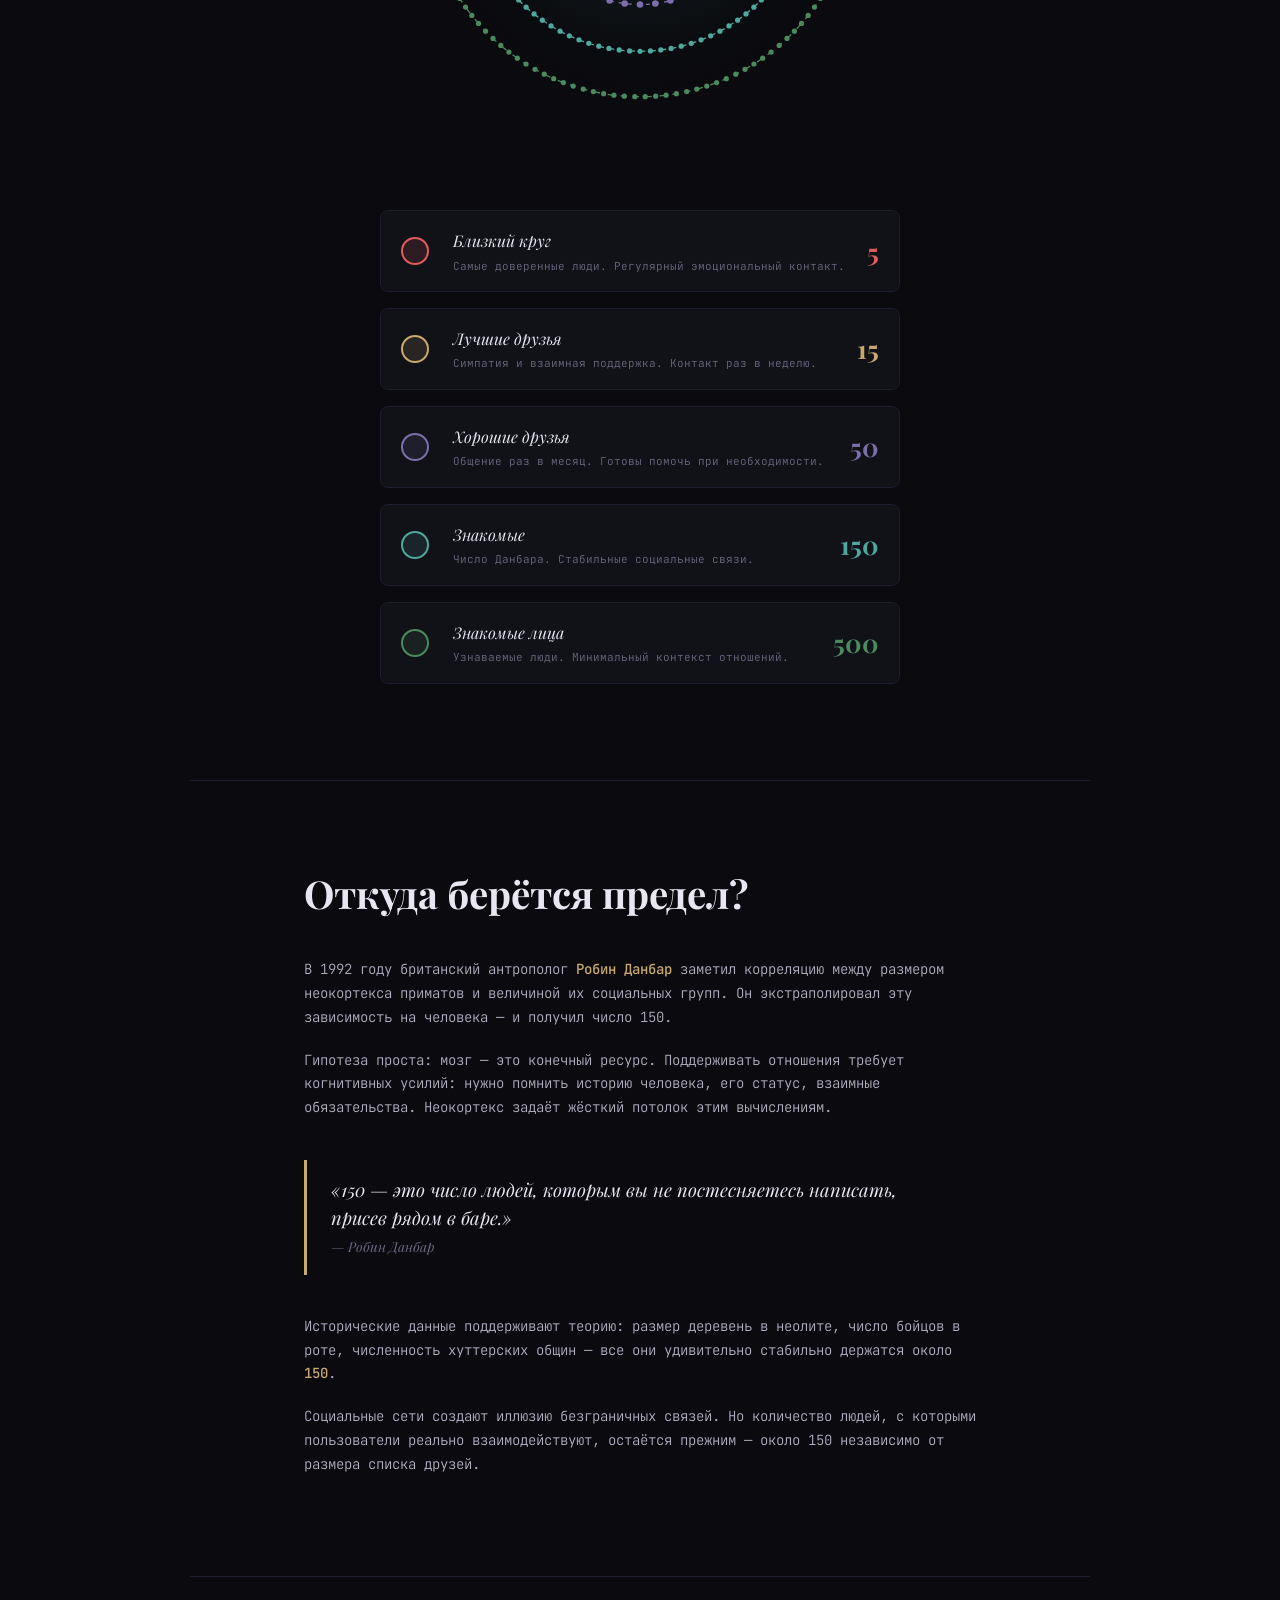
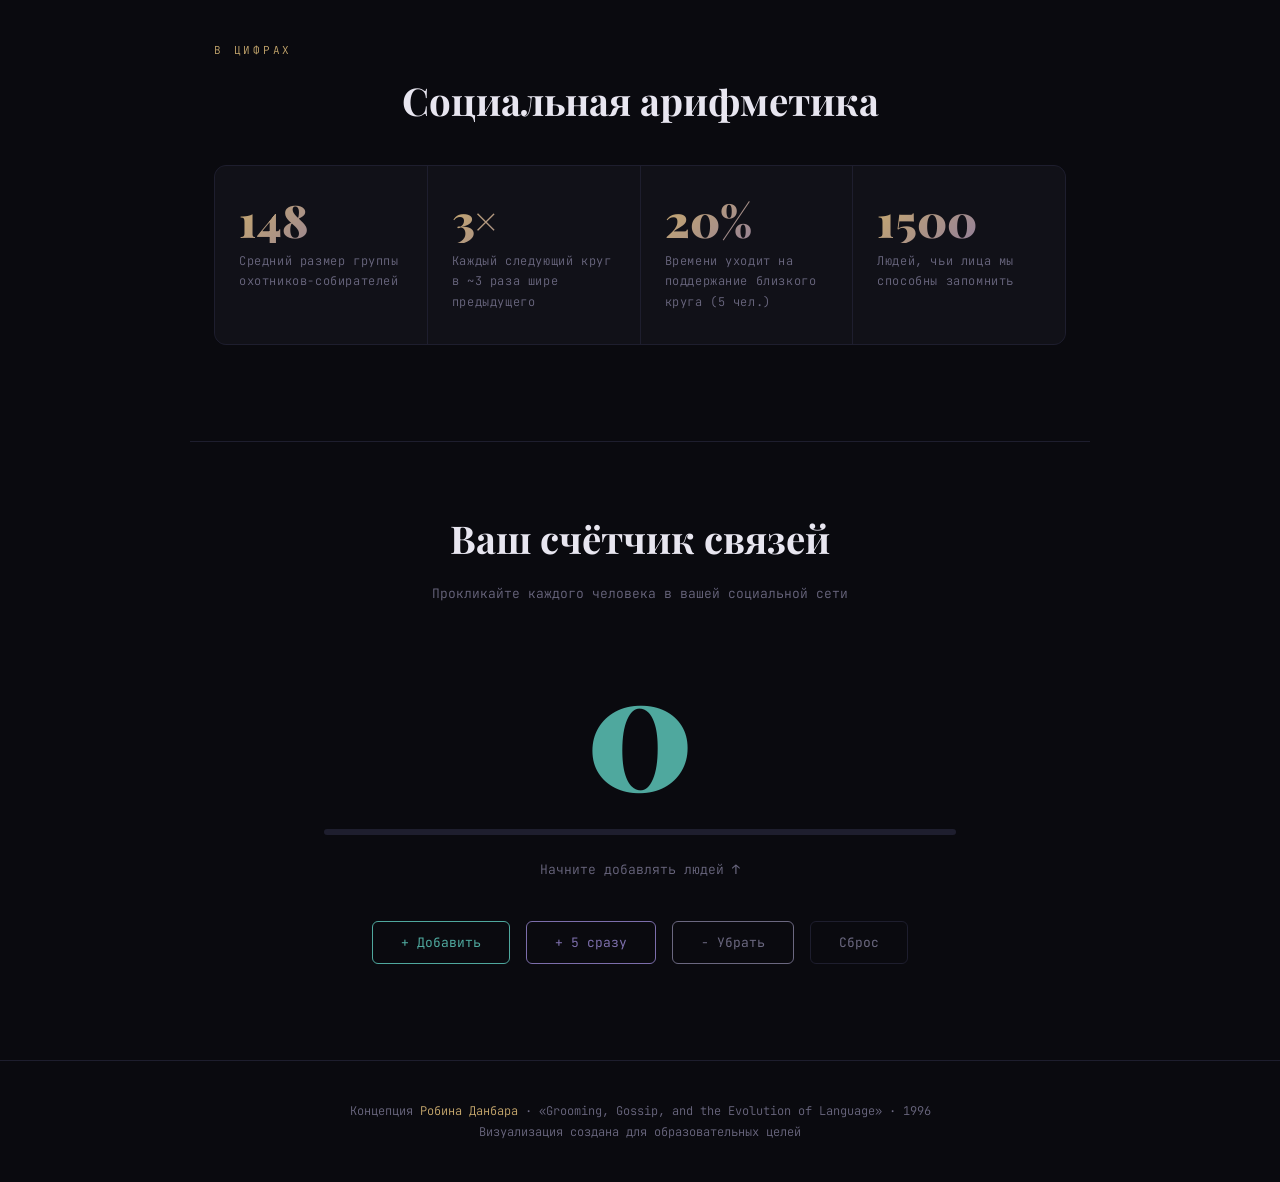
<file: danbar-lecture.html>
<!DOCTYPE html>
<html lang="ru">
<head>
  <meta charset="UTF-8" />
  <meta name="viewport" content="width=device-width, initial-scale=1.0" />
  <title>Число Данбара — Предел человеческих связей</title>
  <meta name="description" content="Интерактивное исследование числа Данбара — когнитивного предела социальных связей человека." />
  <link rel="preconnect" href="https://fonts.googleapis.com" />
  <link href="https://fonts.googleapis.com/css2?family=Playfair+Display:ital,wght@0,400;0,700;0,900;1,400&family=JetBrains+Mono:wght@300;400;500&display=swap" rel="stylesheet" />
  <style>
    *, *::before, *::after { box-sizing: border-box; margin: 0; padding: 0; }

    :root {
      --bg:        #0a0a0f;
      --surface:   #111118;
      --border:    #1e1e2e;
      --text:      #e8e6f0;
      --muted:     #6b6880;
      --accent:    #c8a96e;
      --accent2:   #7c6eab;
      --accent3:   #4fa89e;
      --danger:    #e05c5c;
      --r5:   #e05c5c;
      --r15:  #c8a96e;
      --r50:  #7c6eab;
      --r150: #4fa89e;
      --r500: #4a8a5e;
    }

    html { scroll-behavior: smooth; }

    body {
      background: var(--bg);
      color: var(--text);
      font-family: 'JetBrains Mono', monospace;
      font-weight: 300;
      font-size: 15px;
      line-height: 1.7;
      overflow-x: hidden;
    }

    /* ── NOISE OVERLAY ── */
    body::before {
      content: '';
      position: fixed; inset: 0;
      background-image: url("data:image/svg+xml,%3Csvg viewBox='0 0 256 256' xmlns='http://www.w3.org/2000/svg'%3E%3Cfilter id='n'%3E%3CfeTurbulence type='fractalNoise' baseFrequency='0.9' numOctaves='4' stitchTiles='stitch'/%3E%3C/filter%3E%3Crect width='100%25' height='100%25' filter='url(%23n)' opacity='0.03'/%3E%3C/svg%3E");
      pointer-events: none;
      z-index: 9999;
      opacity: .4;
    }

    /* ── HERO ── */
    .hero {
      min-height: 100vh;
      display: flex;
      flex-direction: column;
      align-items: center;
      justify-content: center;
      padding: 4rem 1.5rem 6rem;
      text-align: center;
      position: relative;
    }

    .hero__eyebrow {
      font-size: 11px;
      letter-spacing: .25em;
      text-transform: uppercase;
      color: var(--muted);
      margin-bottom: 2rem;
    }

    .hero__number {
      font-family: 'Playfair Display', serif;
      font-size: clamp(8rem, 22vw, 18rem);
      font-weight: 900;
      line-height: .85;
      background: linear-gradient(135deg, var(--accent) 0%, var(--accent2) 60%, var(--accent3) 100%);
      -webkit-background-clip: text;
      -webkit-text-fill-color: transparent;
      background-clip: text;
      letter-spacing: -.02em;
      animation: fadeUp 1.2s cubic-bezier(.16,1,.3,1) both;
    }

    .hero__title {
      font-family: 'Playfair Display', serif;
      font-size: clamp(1.4rem, 4vw, 2.8rem);
      font-weight: 400;
      font-style: italic;
      color: var(--text);
      margin-top: 1.5rem;
      animation: fadeUp 1.2s .15s cubic-bezier(.16,1,.3,1) both;
    }

    .hero__sub {
      max-width: 540px;
      color: var(--muted);
      font-size: 13px;
      margin-top: 1.5rem;
      animation: fadeUp 1.2s .3s cubic-bezier(.16,1,.3,1) both;
    }

    .hero__scroll {
      position: absolute;
      bottom: 2rem;
      display: flex;
      flex-direction: column;
      align-items: center;
      gap: .5rem;
      color: var(--muted);
      font-size: 11px;
      letter-spacing: .15em;
      text-transform: uppercase;
      animation: fadeUp 1.2s .6s cubic-bezier(.16,1,.3,1) both;
    }

    .hero__scroll-line {
      width: 1px;
      height: 40px;
      background: linear-gradient(to bottom, var(--accent), transparent);
      animation: scrollPulse 2s infinite;
    }

    @keyframes scrollPulse {
      0%, 100% { opacity: .3; transform: scaleY(.7); }
      50% { opacity: 1; transform: scaleY(1); }
    }

    /* ── ORBIT CANVAS ── */
    .orbit-section {
      padding: 4rem 1.5rem 6rem;
      display: flex;
      flex-direction: column;
      align-items: center;
      gap: 4rem;
    }

    .section-label {
      font-size: 11px;
      letter-spacing: .25em;
      text-transform: uppercase;
      color: var(--accent);
      margin-bottom: .5rem;
    }

    .section-title {
      font-family: 'Playfair Display', serif;
      font-size: clamp(1.8rem, 5vw, 3rem);
      font-weight: 700;
      text-align: center;
    }

    .orbit-wrap {
      position: relative;
      width: min(520px, 92vw);
      aspect-ratio: 1;
    }

    .orbit-svg {
      width: 100%;
      height: 100%;
      overflow: visible;
    }

    /* Animated ring */
    .ring { fill: none; stroke-width: 1; opacity: 0; animation: ringIn .8s forwards; }
    .ring:nth-child(1) { animation-delay: .1s; }
    .ring:nth-child(2) { animation-delay: .25s; }
    .ring:nth-child(3) { animation-delay: .4s; }
    .ring:nth-child(4) { animation-delay: .55s; }
    .ring:nth-child(5) { animation-delay: .7s; }

    @keyframes ringIn {
      from { opacity: 0; r: 0; }
      to   { opacity: 1; }
    }

    .dot { opacity: 0; animation: dotIn .4s forwards; }

    @keyframes dotIn {
      from { opacity: 0; transform: scale(0); }
      to   { opacity: 1; transform: scale(1); }
    }

    /* Orbit legend */
    .orbit-legend {
      display: flex;
      flex-direction: column;
      gap: 1rem;
      width: 100%;
      max-width: 520px;
    }

    .legend-item {
      display: grid;
      grid-template-columns: 36px 1fr auto;
      align-items: center;
      gap: 1rem;
      padding: 1rem 1.25rem;
      border: 1px solid var(--border);
      border-radius: 8px;
      background: var(--surface);
      cursor: pointer;
      transition: border-color .25s, background .25s;
      position: relative;
      overflow: hidden;
    }

    .legend-item::before {
      content: '';
      position: absolute;
      inset: 0;
      opacity: 0;
      transition: opacity .3s;
    }

    .legend-item:hover::before { opacity: 1; }
    .legend-item:hover { border-color: var(--accent); }

    .legend-dot {
      width: 28px;
      height: 28px;
      border-radius: 50%;
      border: 2px solid;
    }

    .legend-info { min-width: 0; }
    .legend-name { font-family: 'Playfair Display', serif; font-size: 1rem; font-style: italic; }
    .legend-desc { font-size: 11px; color: var(--muted); margin-top: 2px; }

    .legend-num {
      font-size: 1.6rem;
      font-family: 'Playfair Display', serif;
      font-weight: 700;
      text-align: right;
      white-space: nowrap;
    }

    /* ── THEORY ── */
    .theory-section {
      padding: 5rem 1.5rem;
      max-width: 720px;
      margin: 0 auto;
    }

    .theory-section h2 {
      font-family: 'Playfair Display', serif;
      font-size: clamp(1.6rem, 4vw, 2.4rem);
      font-weight: 700;
      margin-bottom: 2rem;
    }

    .theory-section p {
      color: #b0adbe;
      margin-bottom: 1.2rem;
      font-size: 14px;
    }

    .theory-section strong {
      color: var(--accent);
      font-weight: 500;
    }

    .pull-quote {
      border-left: 3px solid var(--accent);
      padding: 1rem 1.5rem;
      margin: 2.5rem 0;
      font-family: 'Playfair Display', serif;
      font-size: 1.15rem;
      font-style: italic;
      color: var(--text);
      line-height: 1.5;
    }

    /* ── STATS GRID ── */
    .stats-section {
      padding: 4rem 1.5rem 6rem;
      max-width: 900px;
      margin: 0 auto;
    }

    .stats-grid {
      display: grid;
      grid-template-columns: repeat(auto-fit, minmax(200px, 1fr));
      gap: 1px;
      border: 1px solid var(--border);
      border-radius: 12px;
      overflow: hidden;
      background: var(--border);
    }

    .stat-card {
      background: var(--surface);
      padding: 2rem 1.5rem;
      display: flex;
      flex-direction: column;
      gap: .5rem;
    }

    .stat-card__num {
      font-family: 'Playfair Display', serif;
      font-size: 2.8rem;
      font-weight: 900;
      line-height: 1;
      background: linear-gradient(135deg, var(--accent), var(--accent2));
      -webkit-background-clip: text;
      -webkit-text-fill-color: transparent;
      background-clip: text;
    }

    .stat-card__label {
      font-size: 12px;
      color: var(--muted);
      letter-spacing: .05em;
    }

    /* ── COUNTER GAME ── */
    .counter-section {
      padding: 4rem 1.5rem 6rem;
      max-width: 680px;
      margin: 0 auto;
      text-align: center;
    }

    .counter-section h2 {
      font-family: 'Playfair Display', serif;
      font-size: clamp(1.6rem, 4vw, 2.4rem);
      font-weight: 700;
      margin-bottom: .75rem;
    }

    .counter-section p { color: var(--muted); font-size: 13px; margin-bottom: 2.5rem; }

    .counter-display {
      font-family: 'Playfair Display', serif;
      font-size: clamp(5rem, 18vw, 10rem);
      font-weight: 900;
      line-height: 1;
      transition: color .2s;
    }

    .counter-display.safe { color: var(--accent3); }
    .counter-display.warn { color: var(--accent); }
    .counter-display.over { color: var(--danger); }

    .counter-bar-wrap {
      height: 6px;
      background: var(--border);
      border-radius: 3px;
      margin: 1.5rem 0;
      overflow: hidden;
    }

    .counter-bar {
      height: 100%;
      border-radius: 3px;
      transition: width .3s, background .3s;
    }

    .counter-msg {
      font-size: 13px;
      color: var(--muted);
      min-height: 1.5em;
      transition: opacity .3s;
      margin-bottom: 2rem;
    }

    .counter-btn-row {
      display: flex;
      gap: 1rem;
      justify-content: center;
      flex-wrap: wrap;
    }

    .btn {
      padding: .75rem 1.75rem;
      border: 1px solid;
      border-radius: 6px;
      font-family: 'JetBrains Mono', monospace;
      font-size: 13px;
      cursor: pointer;
      transition: all .2s;
      background: transparent;
    }

    .btn-add {
      border-color: var(--accent3);
      color: var(--accent3);
    }
    .btn-add:hover { background: var(--accent3); color: var(--bg); }

    .btn-remove {
      border-color: var(--muted);
      color: var(--muted);
    }
    .btn-remove:hover { border-color: var(--danger); color: var(--danger); }

    .btn-reset {
      border-color: var(--border);
      color: var(--muted);
    }
    .btn-reset:hover { border-color: var(--accent2); color: var(--accent2); }

    /* ── FOOTER ── */
    footer {
      border-top: 1px solid var(--border);
      padding: 2.5rem 1.5rem;
      text-align: center;
      color: var(--muted);
      font-size: 12px;
    }

    footer span { color: var(--accent); }

    /* ── DIVIDER ── */
    .divider {
      max-width: 900px;
      margin: 0 auto;
      border: none;
      border-top: 1px solid var(--border);
    }

    /* ── ANIMATIONS ── */
    @keyframes fadeUp {
      from { opacity: 0; transform: translateY(24px); }
      to   { opacity: 1; transform: translateY(0); }
    }

    .reveal { opacity: 0; transform: translateY(30px); transition: opacity .7s, transform .7s; }
    .reveal.visible { opacity: 1; transform: translateY(0); }
  </style>
</head>
<body>

<!-- ══ HERO ══ -->
<section class="hero">
  <p class="hero__eyebrow">Робин Данбар · 1992 · Антропология</p>
  <div class="hero__number">150</div>
  <h1 class="hero__title">Число Данбара</h1>
  <p class="hero__sub">
    Когнитивный предел социальных связей — максимальное количество людей,
    с которыми человек способен поддерживать подлинные отношения.
  </p>
  <div class="hero__scroll">
    <div class="hero__scroll-line"></div>
    прокрутите
  </div>
</section>

<!-- ══ ORBIT VISUALIZATION ══ -->
<section class="orbit-section">
  <div class="reveal">
    <p class="section-label" style="text-align:center">Социальные слои</p>
    <h2 class="section-title">Концентрические круги<br>близости</h2>
  </div>

  <div class="orbit-wrap reveal">
    <svg class="orbit-svg" viewBox="0 0 400 400" id="orbitSvg">
      <defs>
        <radialGradient id="glow5"  cx="50%" cy="50%" r="50%">
          <stop offset="0%" stop-color="#e05c5c" stop-opacity=".2"/>
          <stop offset="100%" stop-color="#e05c5c" stop-opacity="0"/>
        </radialGradient>
        <radialGradient id="glow15" cx="50%" cy="50%" r="50%">
          <stop offset="0%" stop-color="#c8a96e" stop-opacity=".15"/>
          <stop offset="100%" stop-color="#c8a96e" stop-opacity="0"/>
        </radialGradient>
        <radialGradient id="glow50" cx="50%" cy="50%" r="50%">
          <stop offset="0%" stop-color="#7c6eab" stop-opacity=".12"/>
          <stop offset="100%" stop-color="#7c6eab" stop-opacity="0"/>
        </radialGradient>
        <radialGradient id="glow150" cx="50%" cy="50%" r="50%">
          <stop offset="0%" stop-color="#4fa89e" stop-opacity=".1"/>
          <stop offset="100%" stop-color="#4fa89e" stop-opacity="0"/>
        </radialGradient>
        <radialGradient id="glow500" cx="50%" cy="50%" r="50%">
          <stop offset="0%" stop-color="#4a8a5e" stop-opacity=".08"/>
          <stop offset="100%" stop-color="#4a8a5e" stop-opacity="0"/>
        </radialGradient>
      </defs>

      <!-- Glow fills -->
      <circle cx="200" cy="200" r="165" fill="url(#glow500)" />
      <circle cx="200" cy="200" r="130" fill="url(#glow150)" />
      <circle cx="200" cy="200" r="94"  fill="url(#glow50)" />
      <circle cx="200" cy="200" r="58"  fill="url(#glow15)" />
      <circle cx="200" cy="200" r="28"  fill="url(#glow5)" />

      <!-- Rings -->
      <circle class="ring" cx="200" cy="200" r="165" stroke="#4a8a5e" stroke-dasharray="4 6" />
      <circle class="ring" cx="200" cy="200" r="130" stroke="#4fa89e" stroke-dasharray="3 5" />
      <circle class="ring" cx="200" cy="200" r="94"  stroke="#7c6eab" stroke-dasharray="3 4" />
      <circle class="ring" cx="200" cy="200" r="58"  stroke="#c8a96e" stroke-dasharray="2 4" />
      <circle class="ring" cx="200" cy="200" r="28"  stroke="#e05c5c" />

      <!-- Center dot -->
      <circle cx="200" cy="200" r="5" fill="#e8e6f0" class="dot" style="animation-delay:.8s"/>
    </svg>
  </div>

  <div class="orbit-legend reveal">
    <div class="legend-item">
      <div class="legend-dot" style="background:#e05c5c22;border-color:#e05c5c"></div>
      <div class="legend-info">
        <div class="legend-name">Близкий круг</div>
        <div class="legend-desc">Самые доверенные люди. Регулярный эмоциональный контакт.</div>
      </div>
      <div class="legend-num" style="color:#e05c5c">5</div>
    </div>
    <div class="legend-item">
      <div class="legend-dot" style="background:#c8a96e22;border-color:#c8a96e"></div>
      <div class="legend-info">
        <div class="legend-name">Лучшие друзья</div>
        <div class="legend-desc">Симпатия и взаимная поддержка. Контакт раз в неделю.</div>
      </div>
      <div class="legend-num" style="color:#c8a96e">15</div>
    </div>
    <div class="legend-item">
      <div class="legend-dot" style="background:#7c6eab22;border-color:#7c6eab"></div>
      <div class="legend-info">
        <div class="legend-name">Хорошие друзья</div>
        <div class="legend-desc">Общение раз в месяц. Готовы помочь при необходимости.</div>
      </div>
      <div class="legend-num" style="color:#7c6eab">50</div>
    </div>
    <div class="legend-item">
      <div class="legend-dot" style="background:#4fa89e22;border-color:#4fa89e"></div>
      <div class="legend-info">
        <div class="legend-name">Знакомые</div>
        <div class="legend-desc">Число Данбара. Стабильные социальные связи.</div>
      </div>
      <div class="legend-num" style="color:#4fa89e">150</div>
    </div>
    <div class="legend-item">
      <div class="legend-dot" style="background:#4a8a5e22;border-color:#4a8a5e"></div>
      <div class="legend-info">
        <div class="legend-name">Знакомые лица</div>
        <div class="legend-desc">Узнаваемые люди. Минимальный контекст отношений.</div>
      </div>
      <div class="legend-num" style="color:#4a8a5e">500</div>
    </div>
  </div>
</section>

<hr class="divider" />

<!-- ══ THEORY ══ -->
<section class="theory-section reveal">
  <h2>Откуда берётся предел?</h2>
  <p>
    В 1992 году британский антрополог <strong>Робин Данбар</strong> заметил корреляцию
    между размером неокортекса приматов и величиной их социальных групп.
    Он экстраполировал эту зависимость на человека — и получил число 150.
  </p>
  <p>
    Гипотеза проста: мозг — это конечный ресурс. Поддерживать отношения требует
    когнитивных усилий: нужно помнить историю человека, его статус, взаимные обязательства.
    Неокортекс задаёт жёсткий потолок этим вычислениям.
  </p>
  <div class="pull-quote">
    «150 — это число людей, которым вы не постесняетесь написать, присев рядом в баре.»
    <br><em style="font-size:.85rem;color:var(--muted)">— Робин Данбар</em>
  </div>
  <p>
    Исторические данные поддерживают теорию: размер деревень в неолите,
    число бойцов в роте, численность хуттерских общин —
    все они удивительно стабильно держатся около <strong>150</strong>.
  </p>
  <p>
    Социальные сети создают иллюзию безграничных связей. Но количество
    людей, с которыми пользователи реально взаимодействуют,
    остаётся прежним — около 150 независимо от размера списка друзей.
  </p>
</section>

<hr class="divider" />

<!-- ══ STATS ══ -->
<section class="stats-section reveal">
  <p class="section-label" style="margin-bottom:.5rem">В цифрах</p>
  <h2 class="section-title" style="font-family:'Playfair Display',serif;font-size:clamp(1.6rem,4vw,2.4rem);font-weight:700;margin-bottom:2rem">
    Социальная арифметика
  </h2>
  <div class="stats-grid">
    <div class="stat-card">
      <div class="stat-card__num">148</div>
      <div class="stat-card__label">Средний размер группы охотников-собирателей</div>
    </div>
    <div class="stat-card">
      <div class="stat-card__num">3×</div>
      <div class="stat-card__label">Каждый следующий круг в ~3 раза шире предыдущего</div>
    </div>
    <div class="stat-card">
      <div class="stat-card__num">20%</div>
      <div class="stat-card__label">Времени уходит на поддержание близкого круга (5 чел.)</div>
    </div>
    <div class="stat-card">
      <div class="stat-card__num">1500</div>
      <div class="stat-card__label">Людей, чьи лица мы способны запомнить</div>
    </div>
  </div>
</section>

<hr class="divider" />

<!-- ══ INTERACTIVE COUNTER ══ -->
<section class="counter-section reveal">
  <h2>Ваш счётчик связей</h2>
  <p>Прокликайте каждого человека в вашей социальной сети</p>

  <div class="counter-display safe" id="counterDisplay">0</div>
  <div class="counter-bar-wrap">
    <div class="counter-bar" id="counterBar" style="width:0%;background:var(--accent3)"></div>
  </div>
  <p class="counter-msg" id="counterMsg">Начните добавлять людей ↑</p>

  <div class="counter-btn-row">
    <button class="btn btn-add" onclick="change(1)">+ Добавить</button>
    <button class="btn btn-add" onclick="change(5)" style="border-color:var(--accent2);color:var(--accent2)">+ 5 сразу</button>
    <button class="btn btn-remove" onclick="change(-1)">− Убрать</button>
    <button class="btn btn-reset" onclick="reset()">Сброс</button>
  </div>
</section>

<!-- ══ FOOTER ══ -->
<footer>
  Концепция <span>Робина Данбара</span> · «Grooming, Gossip, and the Evolution of Language» · 1996
  <br>Визуализация создана для образовательных целей
</footer>

<script>
  // ── Scroll reveal ──
  const revealEls = document.querySelectorAll('.reveal');
  const observer = new IntersectionObserver((entries) => {
    entries.forEach(e => { if (e.isIntersecting) { e.target.classList.add('visible'); } });
  }, { threshold: .12 });
  revealEls.forEach(el => observer.observe(el));

  // ── Orbit dots generation ──
  const svg = document.getElementById('orbitSvg');
  const layers = [
    { r: 28,  n: 5,   color: '#e05c5c', delay: .9 },
    { r: 58,  n: 15,  color: '#c8a96e', delay: 1.1 },
    { r: 94,  n: 50,  color: '#7c6eab', delay: 1.3 },
    { r: 130, n: 150, color: '#4fa89e', delay: 1.5 },
    { r: 165, n: 500, color: '#4a8a5e', delay: 1.7 },
  ];

  layers.forEach(({ r, n, color, delay }) => {
    const count = Math.min(n, r < 50 ? n : Math.floor(2 * Math.PI * r / 8));
    for (let i = 0; i < count; i++) {
      const angle = (2 * Math.PI * i) / count - Math.PI / 2;
      const x = 200 + r * Math.cos(angle);
      const y = 200 + r * Math.sin(angle);
      const circle = document.createElementNS('http://www.w3.org/2000/svg', 'circle');
      circle.setAttribute('cx', x.toFixed(2));
      circle.setAttribute('cy', y.toFixed(2));
      circle.setAttribute('r', r < 60 ? '3.5' : r < 100 ? '2.5' : '2');
      circle.setAttribute('fill', color);
      circle.setAttribute('opacity', '.85');
      circle.classList.add('dot');
      circle.style.animationDelay = (delay + i * (0.6 / count)).toFixed(2) + 's';
      circle.style.transformOrigin = `${x.toFixed(2)}px ${y.toFixed(2)}px`;
      svg.appendChild(circle);
    }
  });

  // ── Interactive counter ──
  let count = 0;
  const display = document.getElementById('counterDisplay');
  const bar = document.getElementById('counterBar');
  const msg = document.getElementById('counterMsg');

  const messages = [
    [0,   0,   'Начните добавлять людей ↑'],
    [1,   5,   'Близкий круг — доверенные люди'],
    [6,   14,  'Лучшие друзья. Вы им доверяете.'],
    [15,  49,  'Хорошие друзья. Готовы поддержать.'],
    [50,  149, 'Зона знакомых. Данбар ещё не пройден.'],
    [150, 150, '🎯 Ровно 150 — предел Данбара!'],
    [151, 499, '⚠️ Превышен предел! Мозг начинает перегружаться.'],
    [500, Infinity, '🔴 Вы знаете слишком много людей. Это уже нереально.'],
  ];

  function update() {
    display.textContent = count;
    const pct = Math.min(count / 150 * 100, 100);
    bar.style.width = pct + '%';

    if (count < 50) {
      display.className = 'counter-display safe';
      bar.style.background = 'var(--accent3)';
    } else if (count < 150) {
      display.className = 'counter-display warn';
      bar.style.background = 'var(--accent)';
    } else {
      display.className = 'counter-display over';
      bar.style.background = 'var(--danger)';
    }

    for (const [lo, hi, text] of messages) {
      if (count >= lo && count <= hi) { msg.textContent = text; break; }
    }
  }

  function change(delta) {
    count = Math.max(0, count + delta);
    update();
  }

  function reset() {
    count = 0;
    update();
  }

  update();
</script>
</body>
</html>
</file>
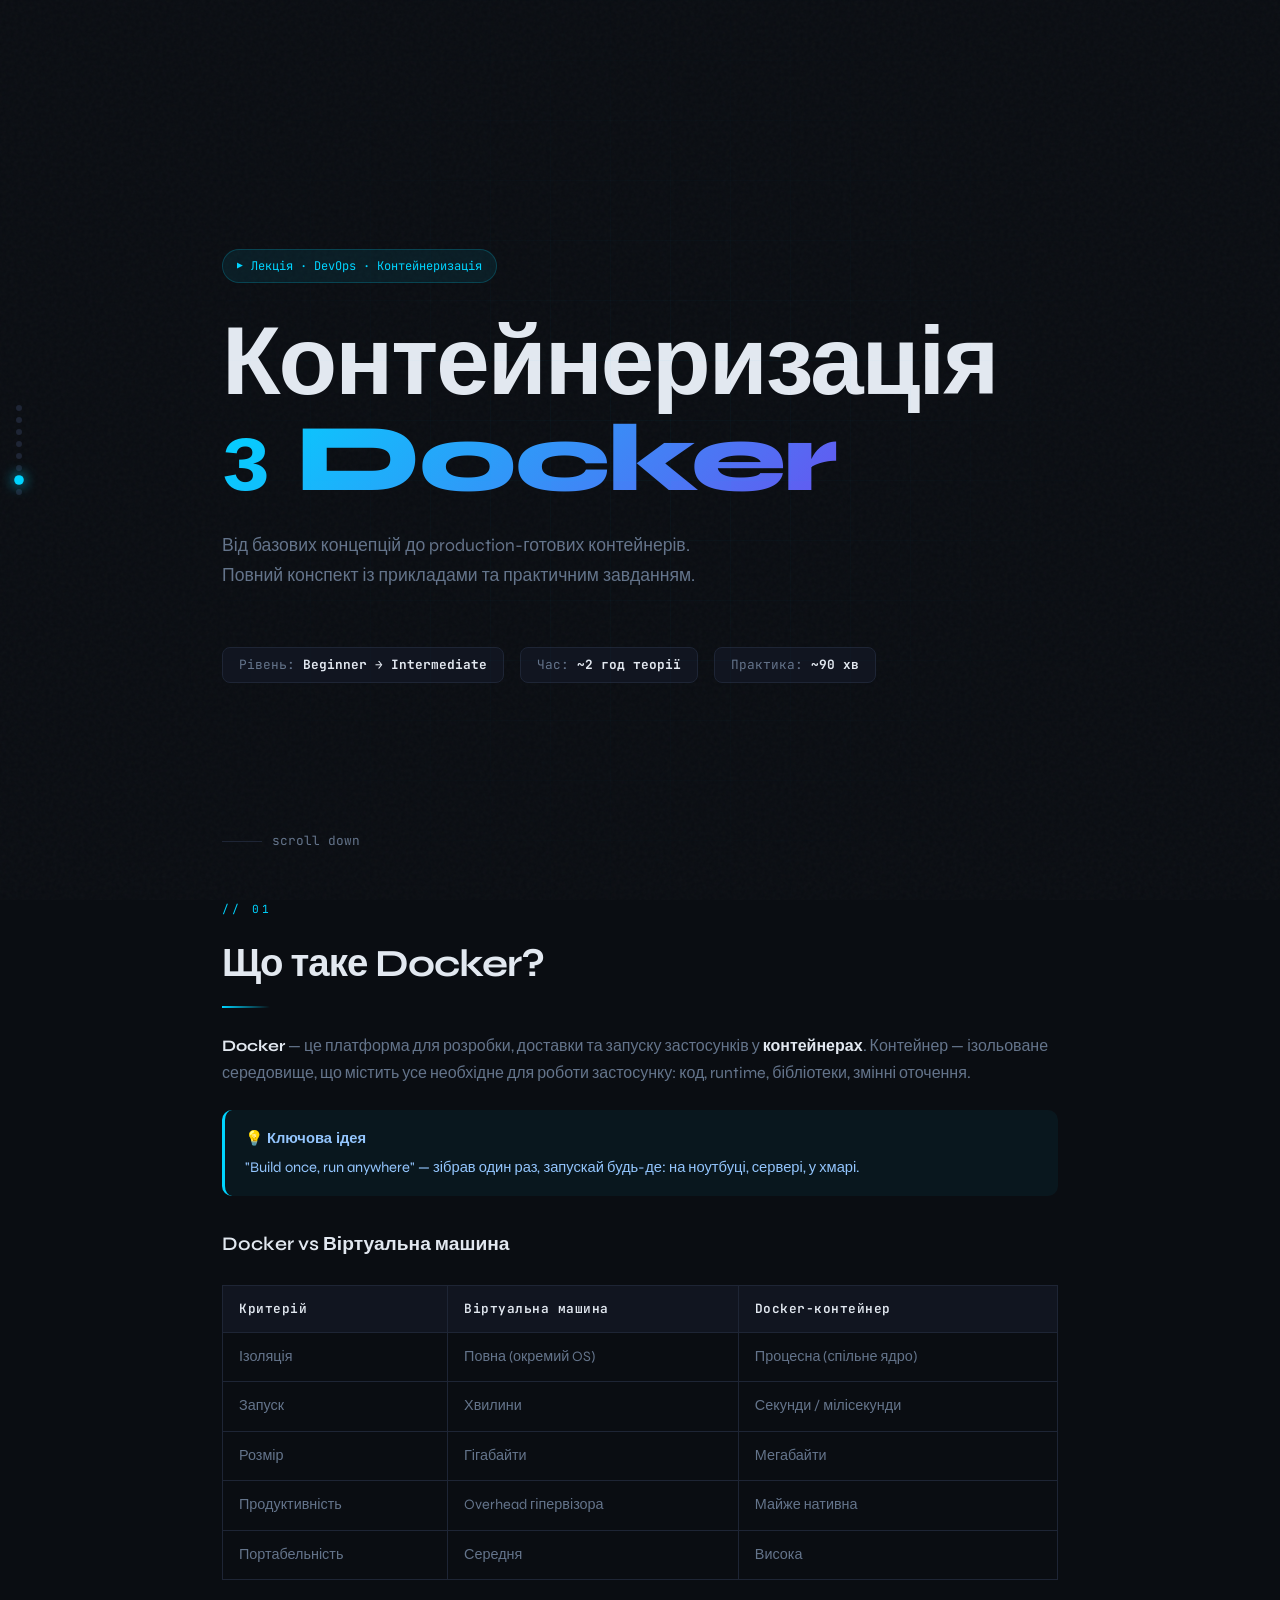
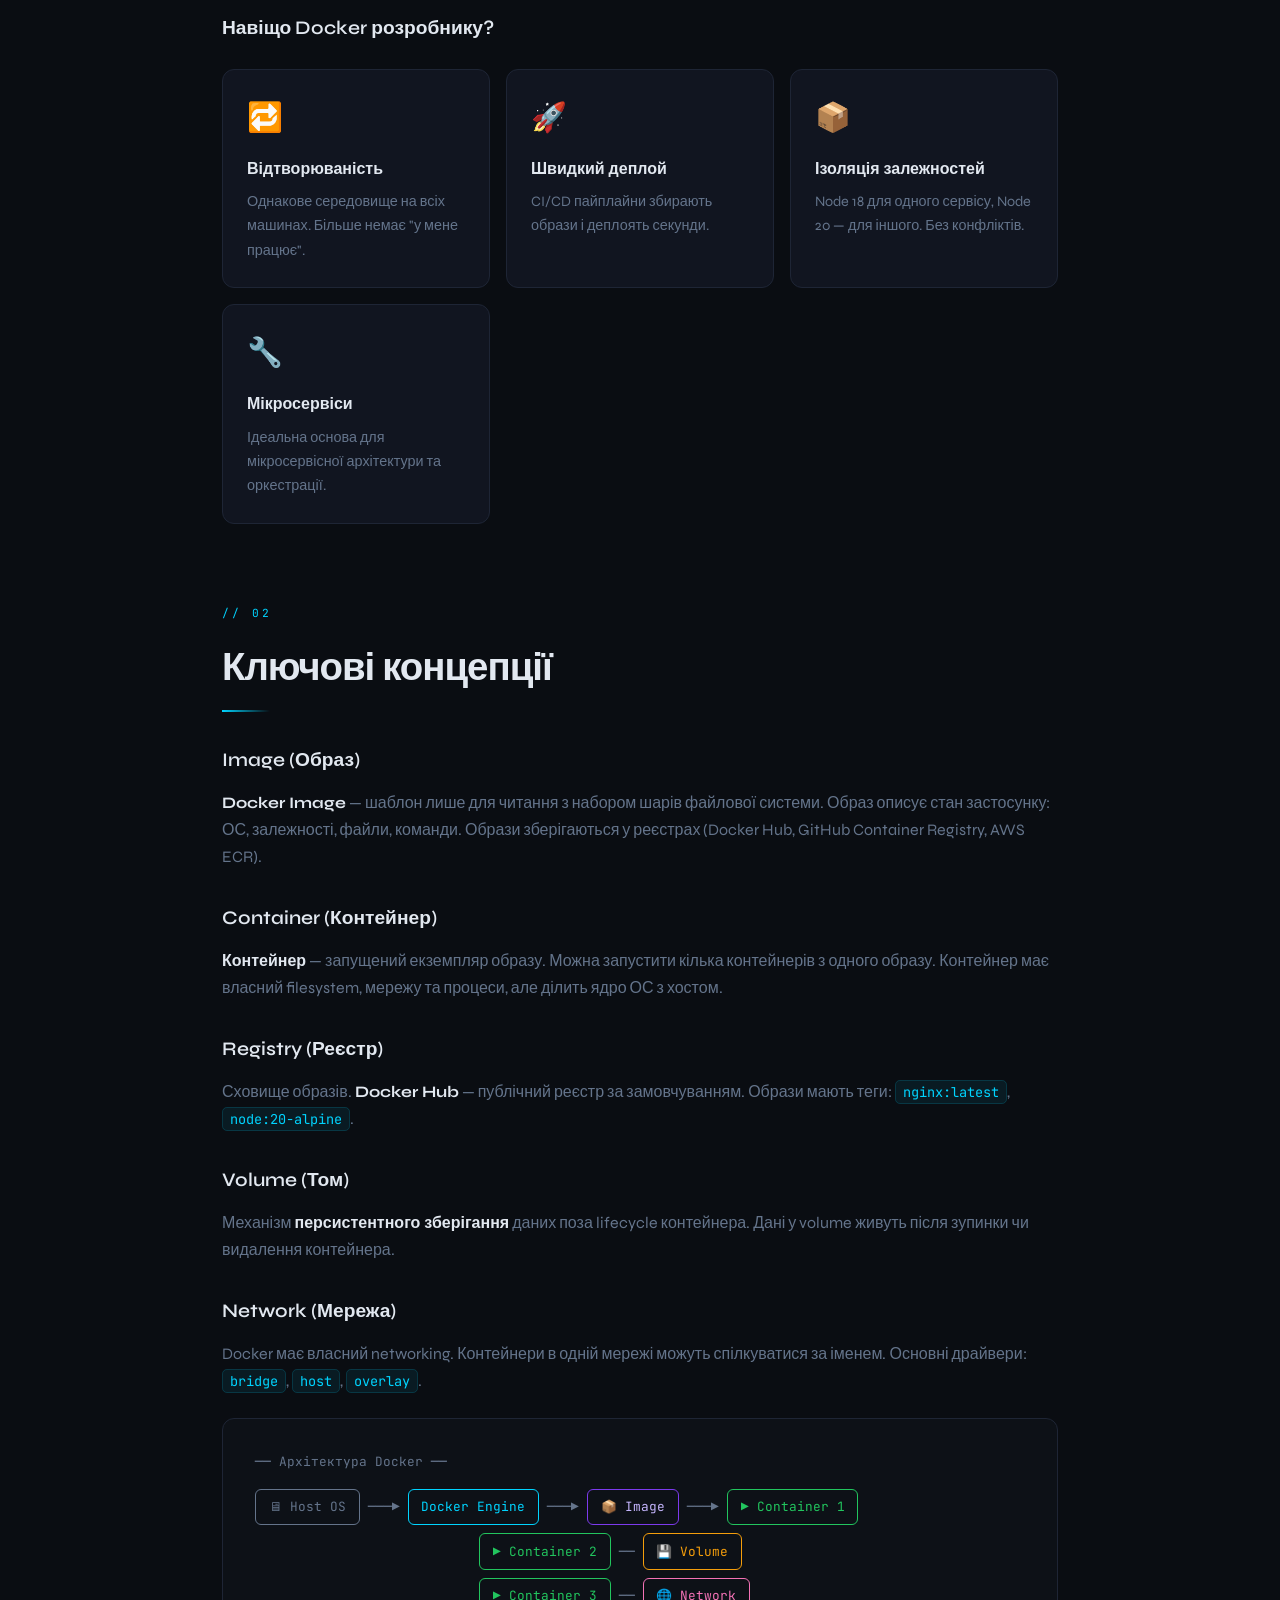
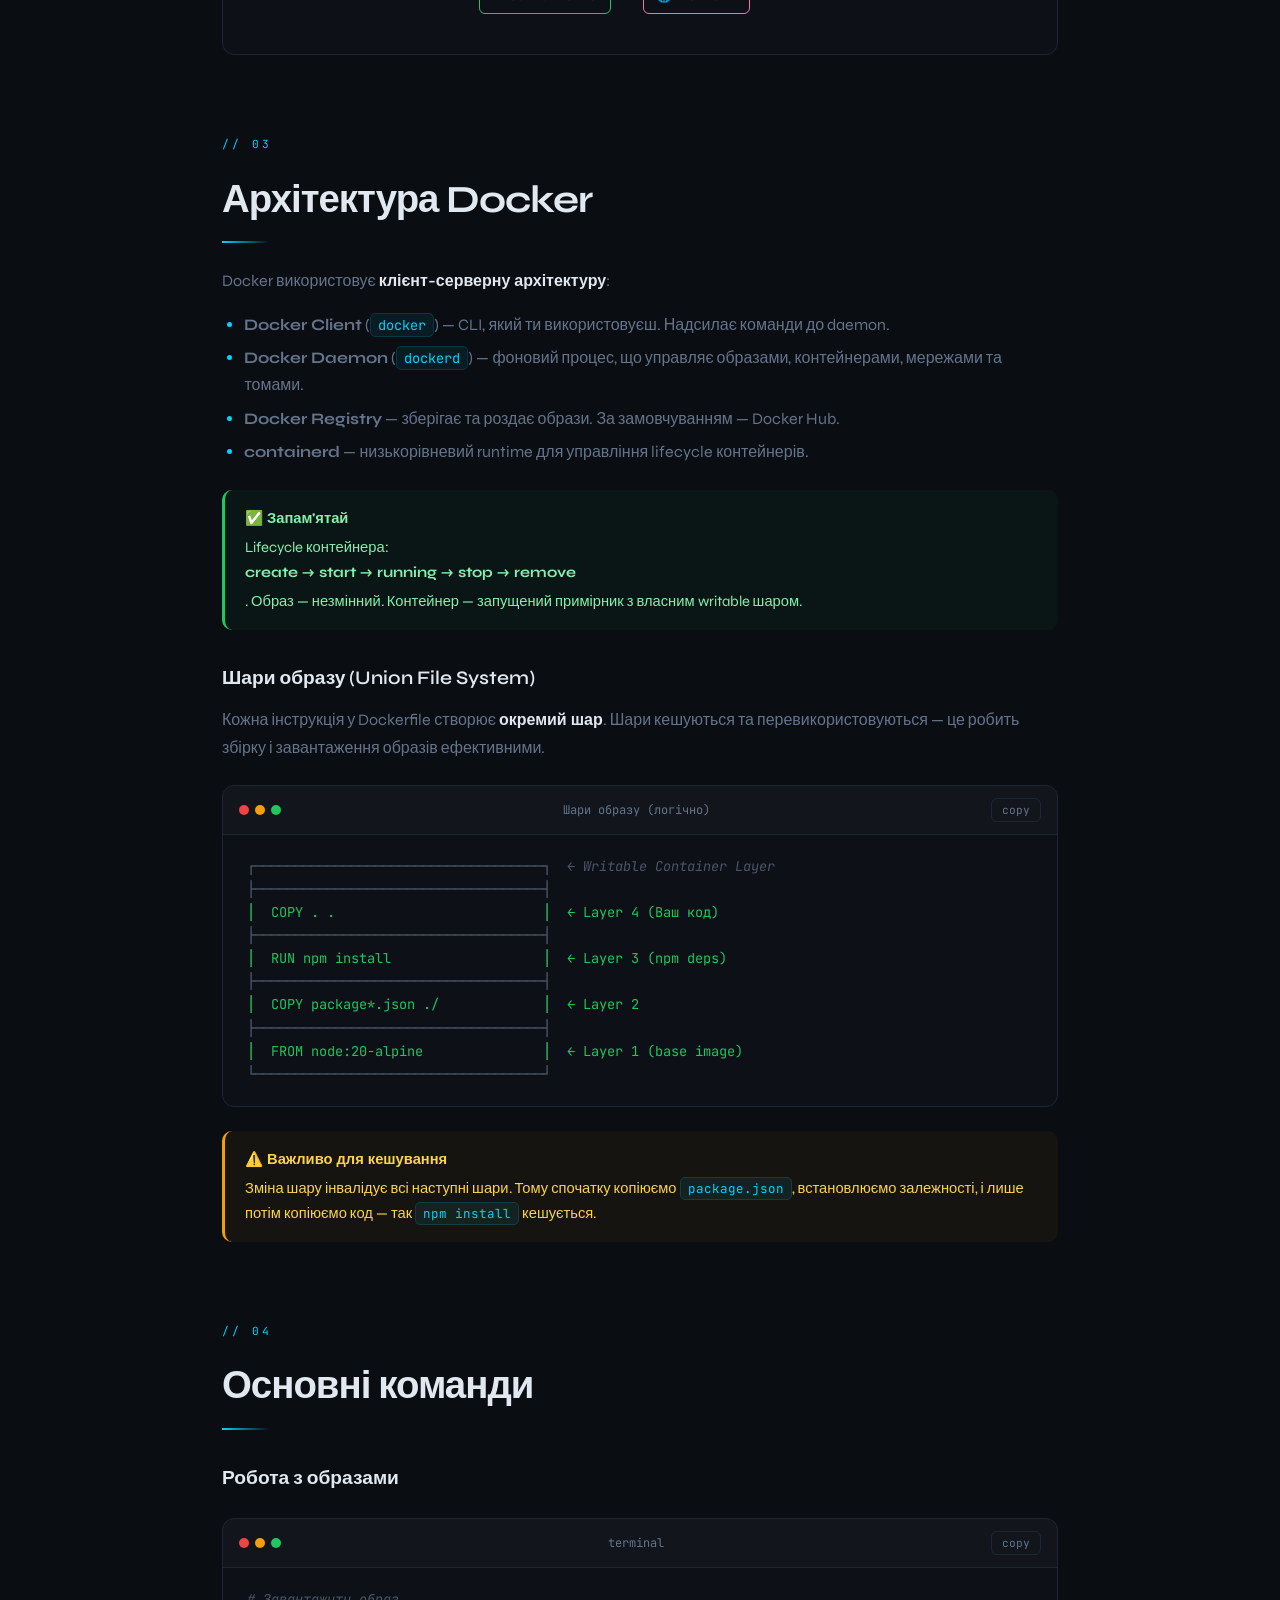
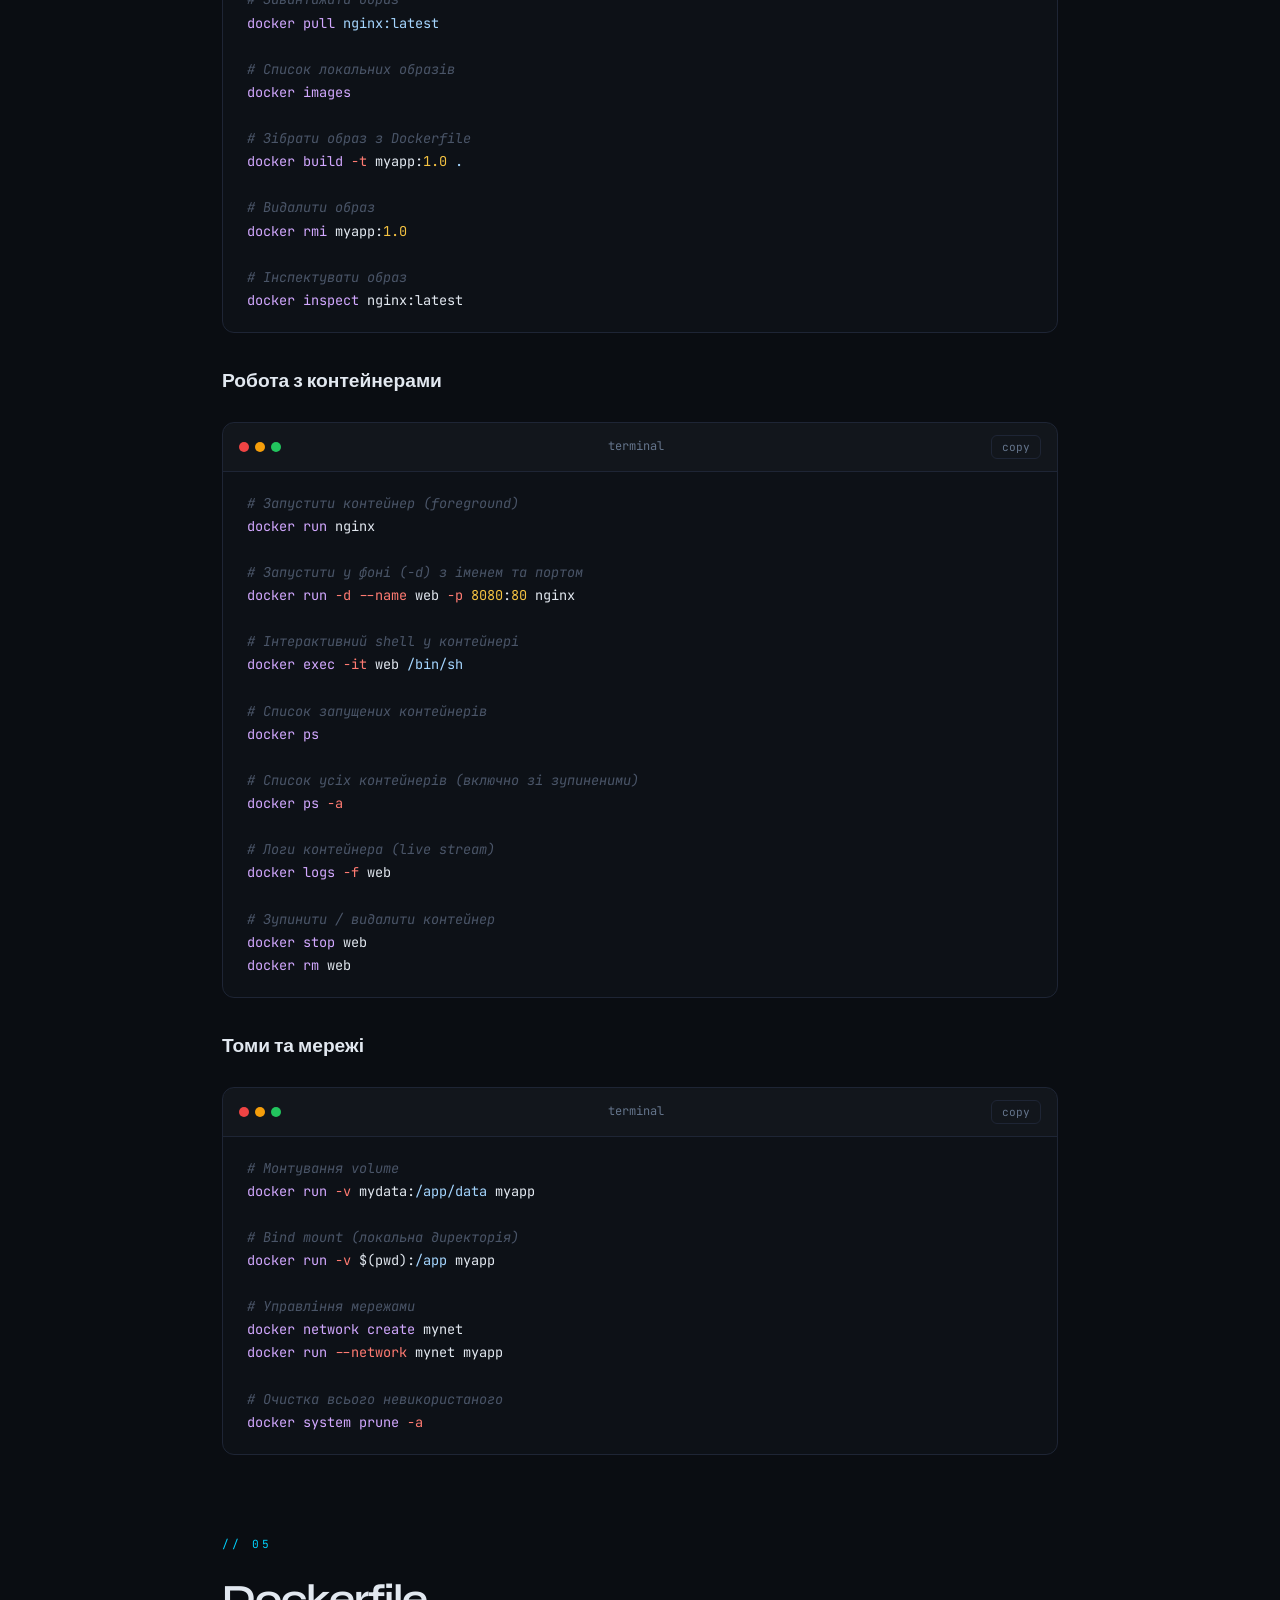
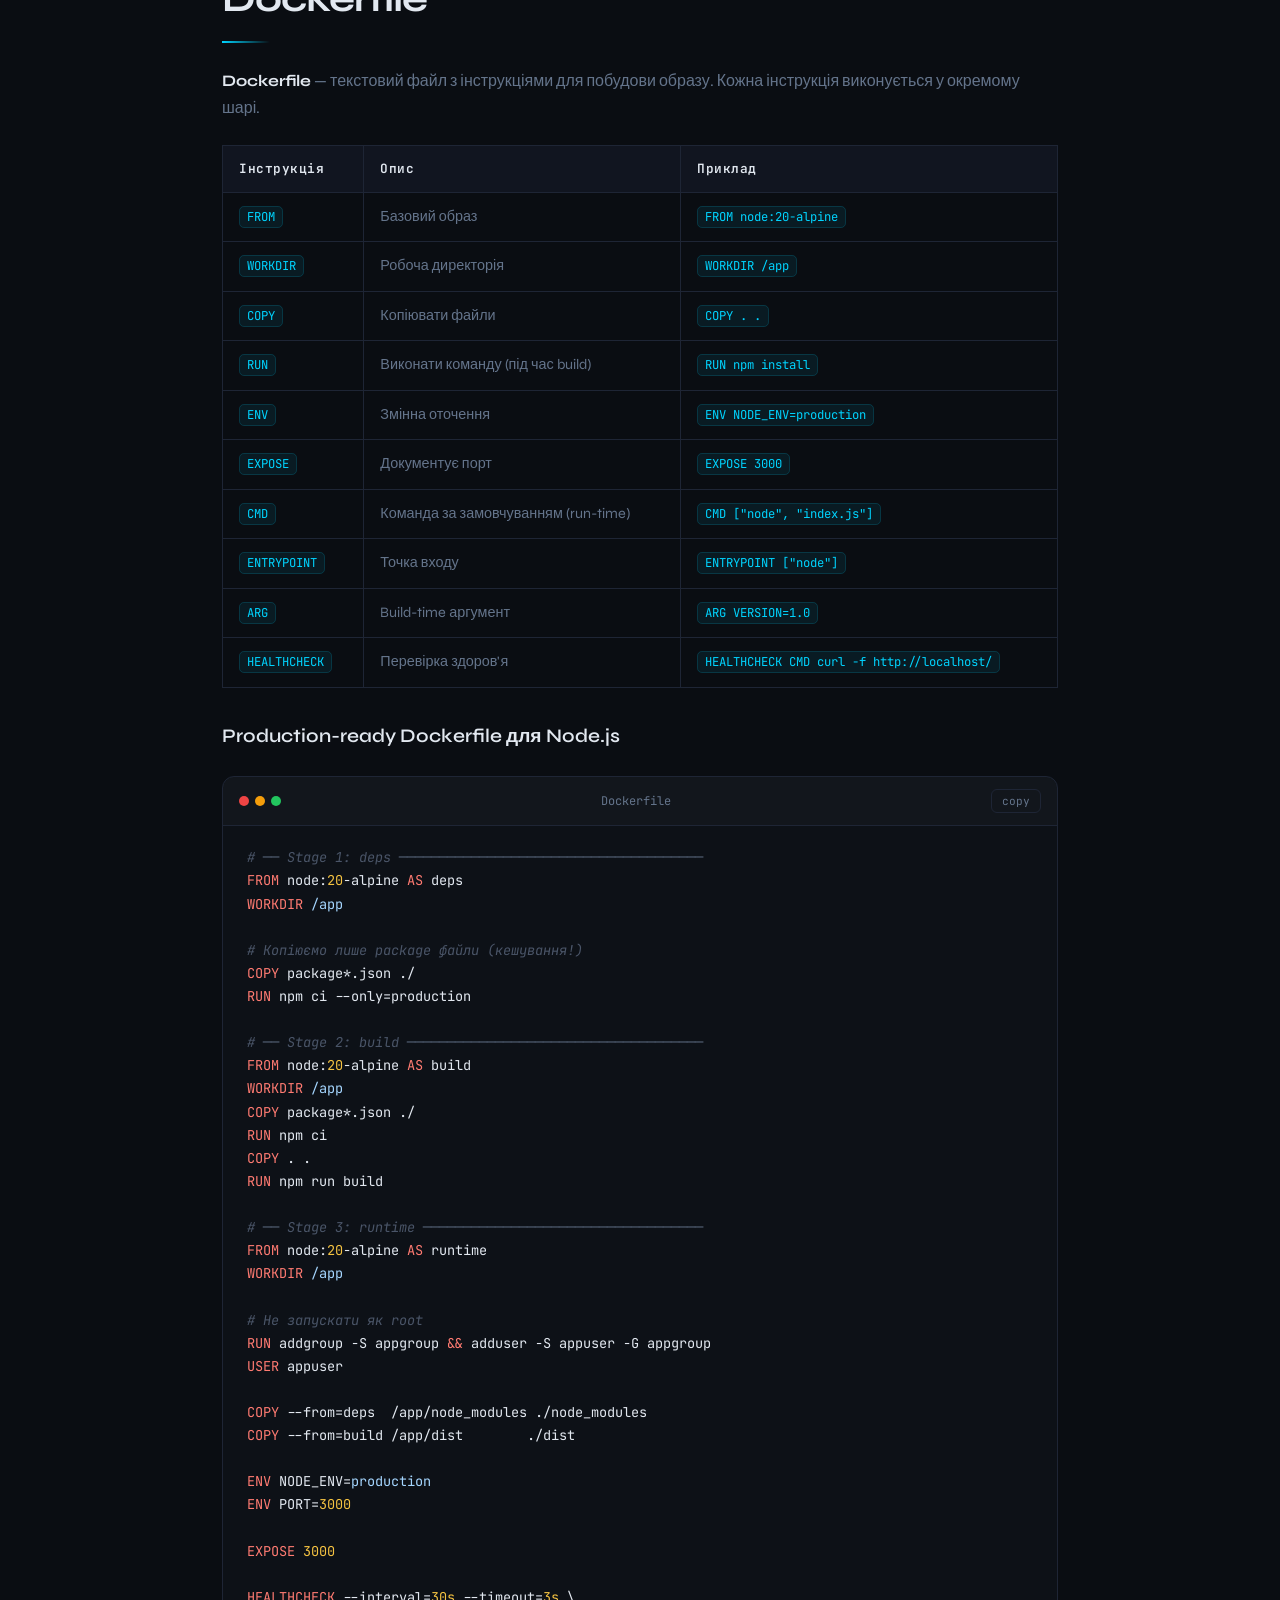
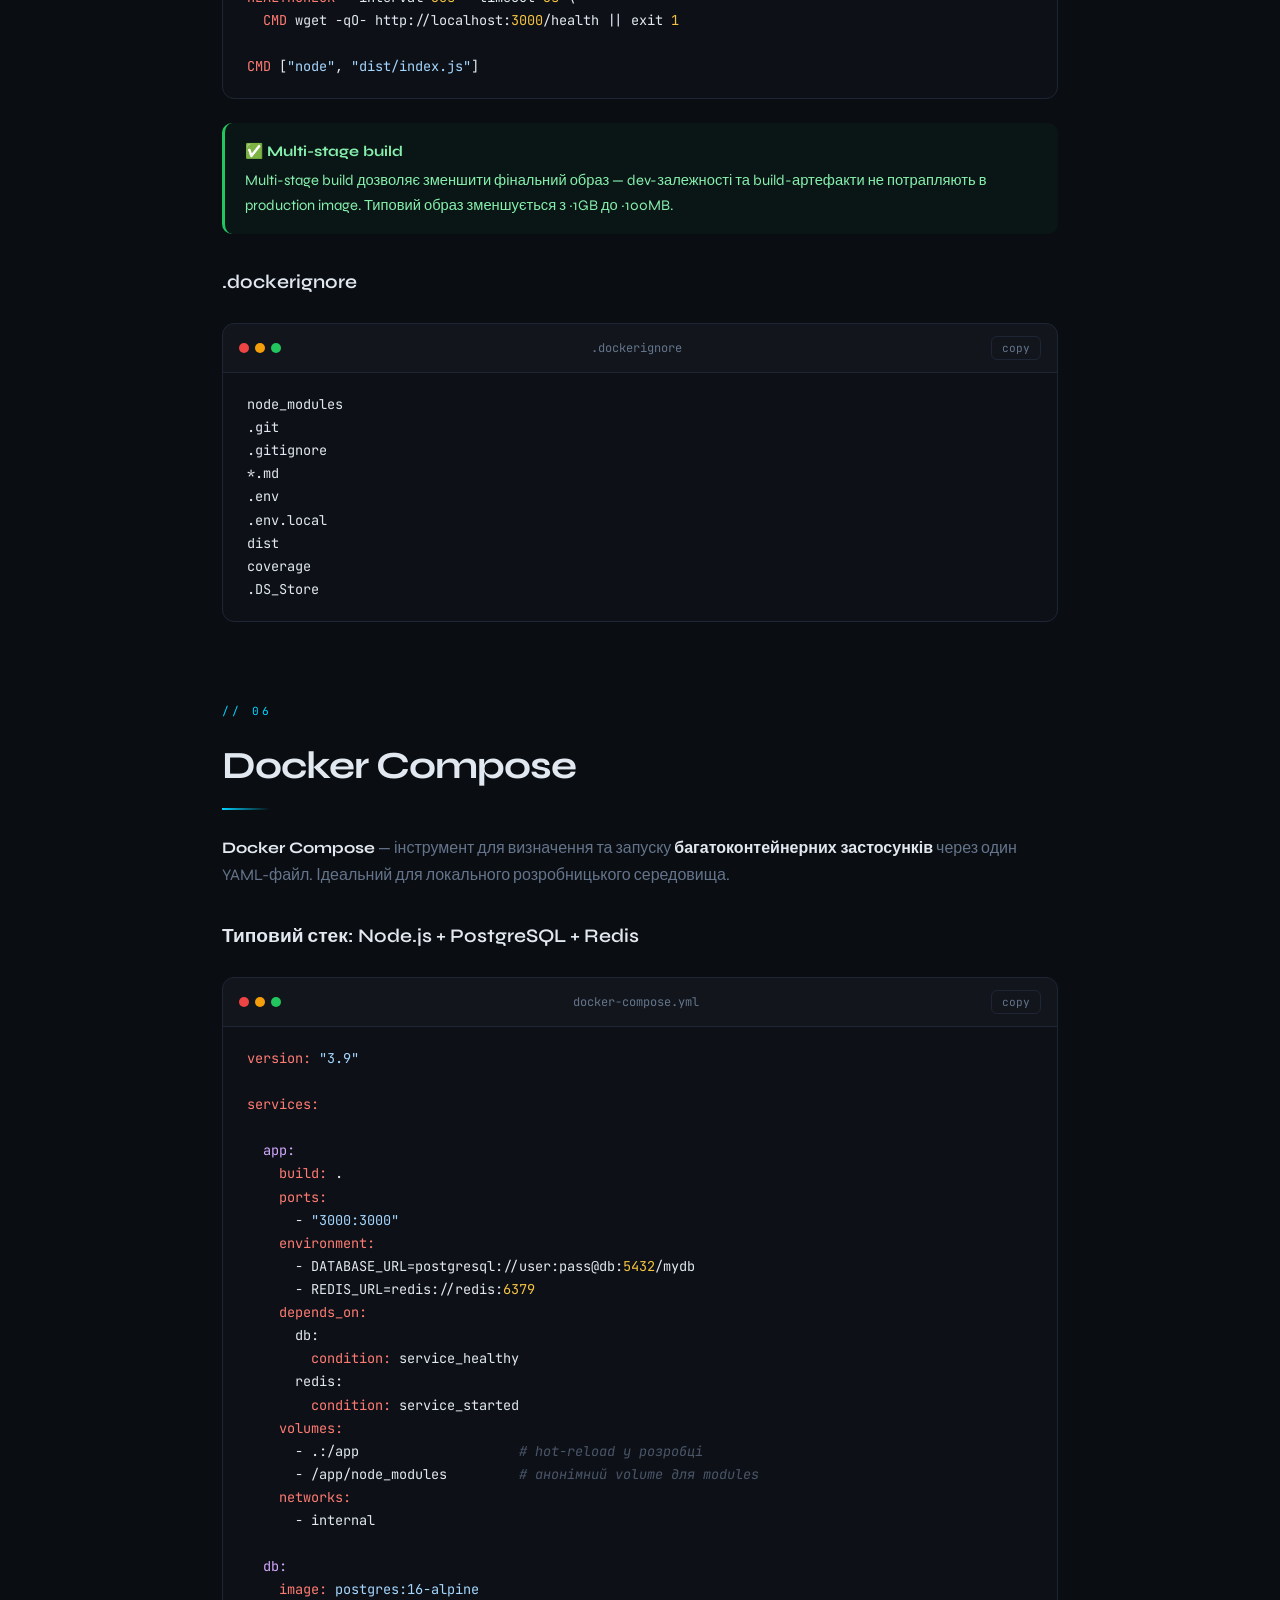
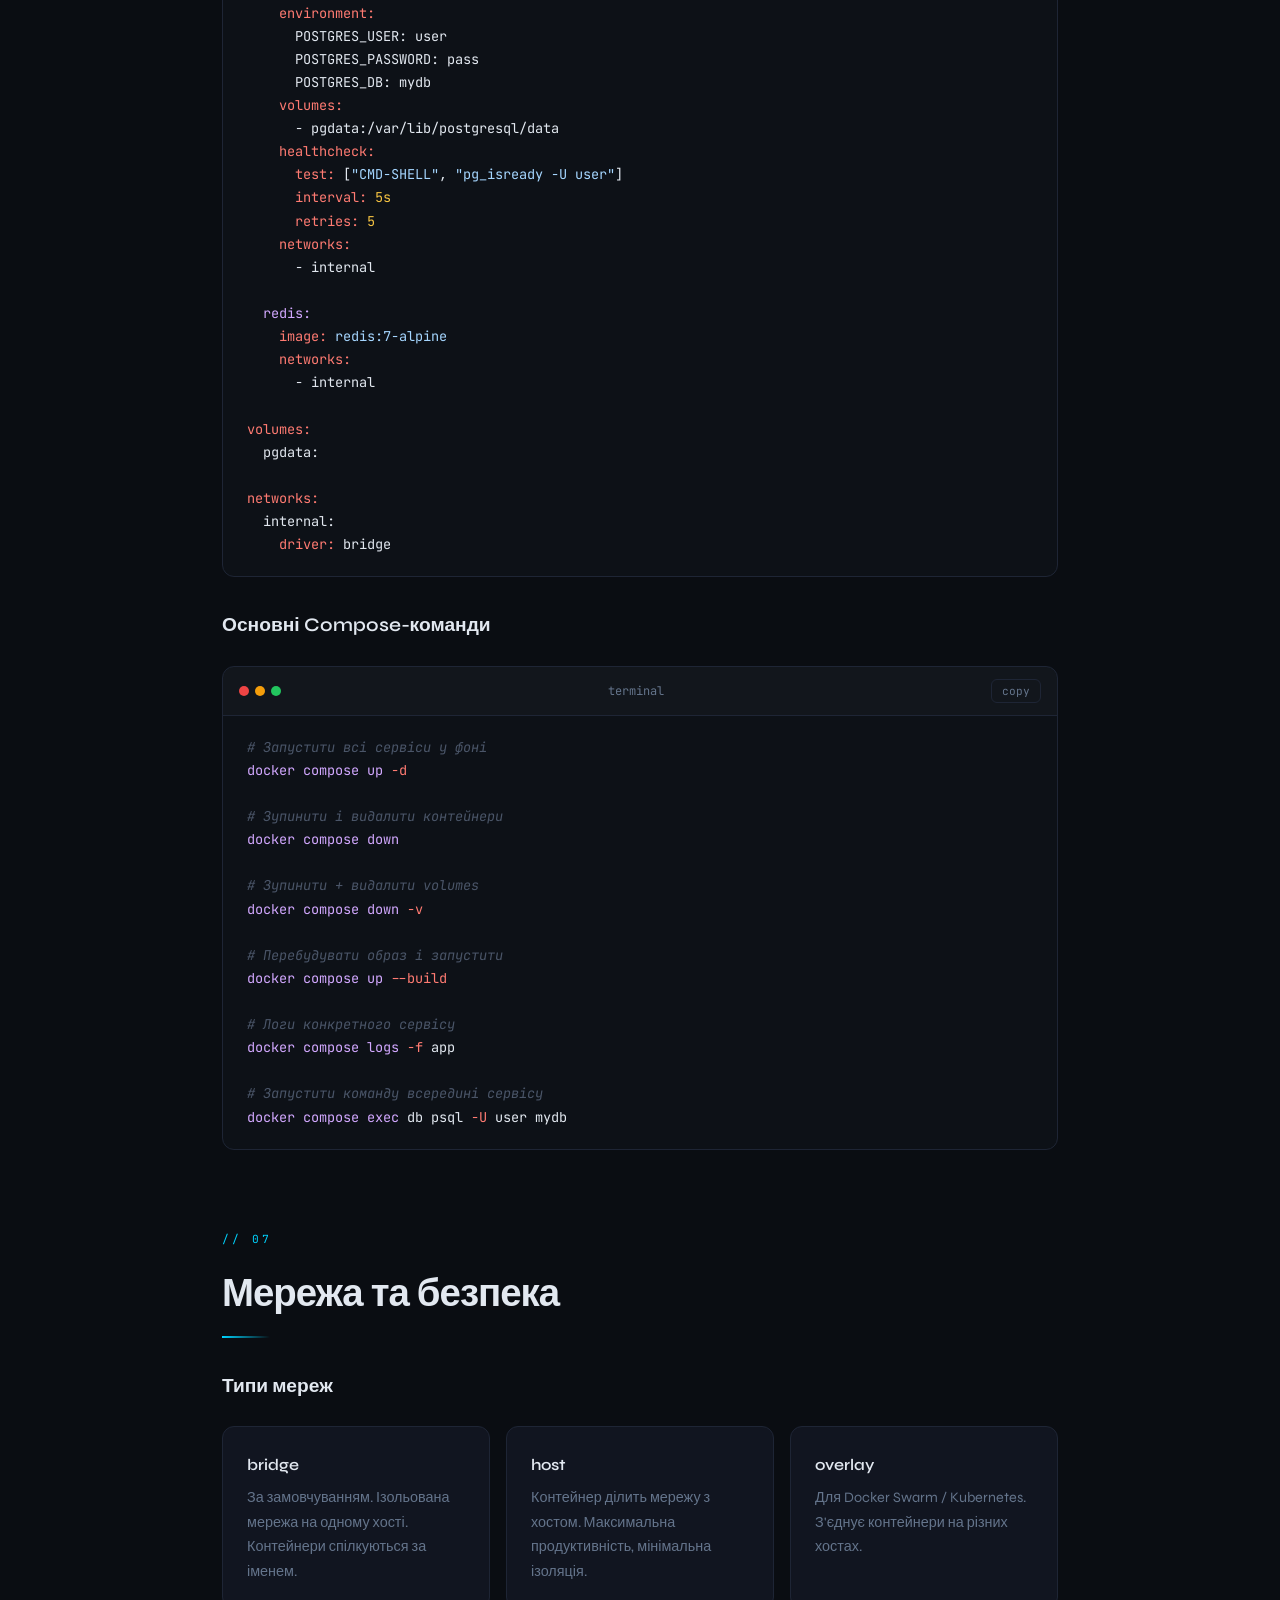
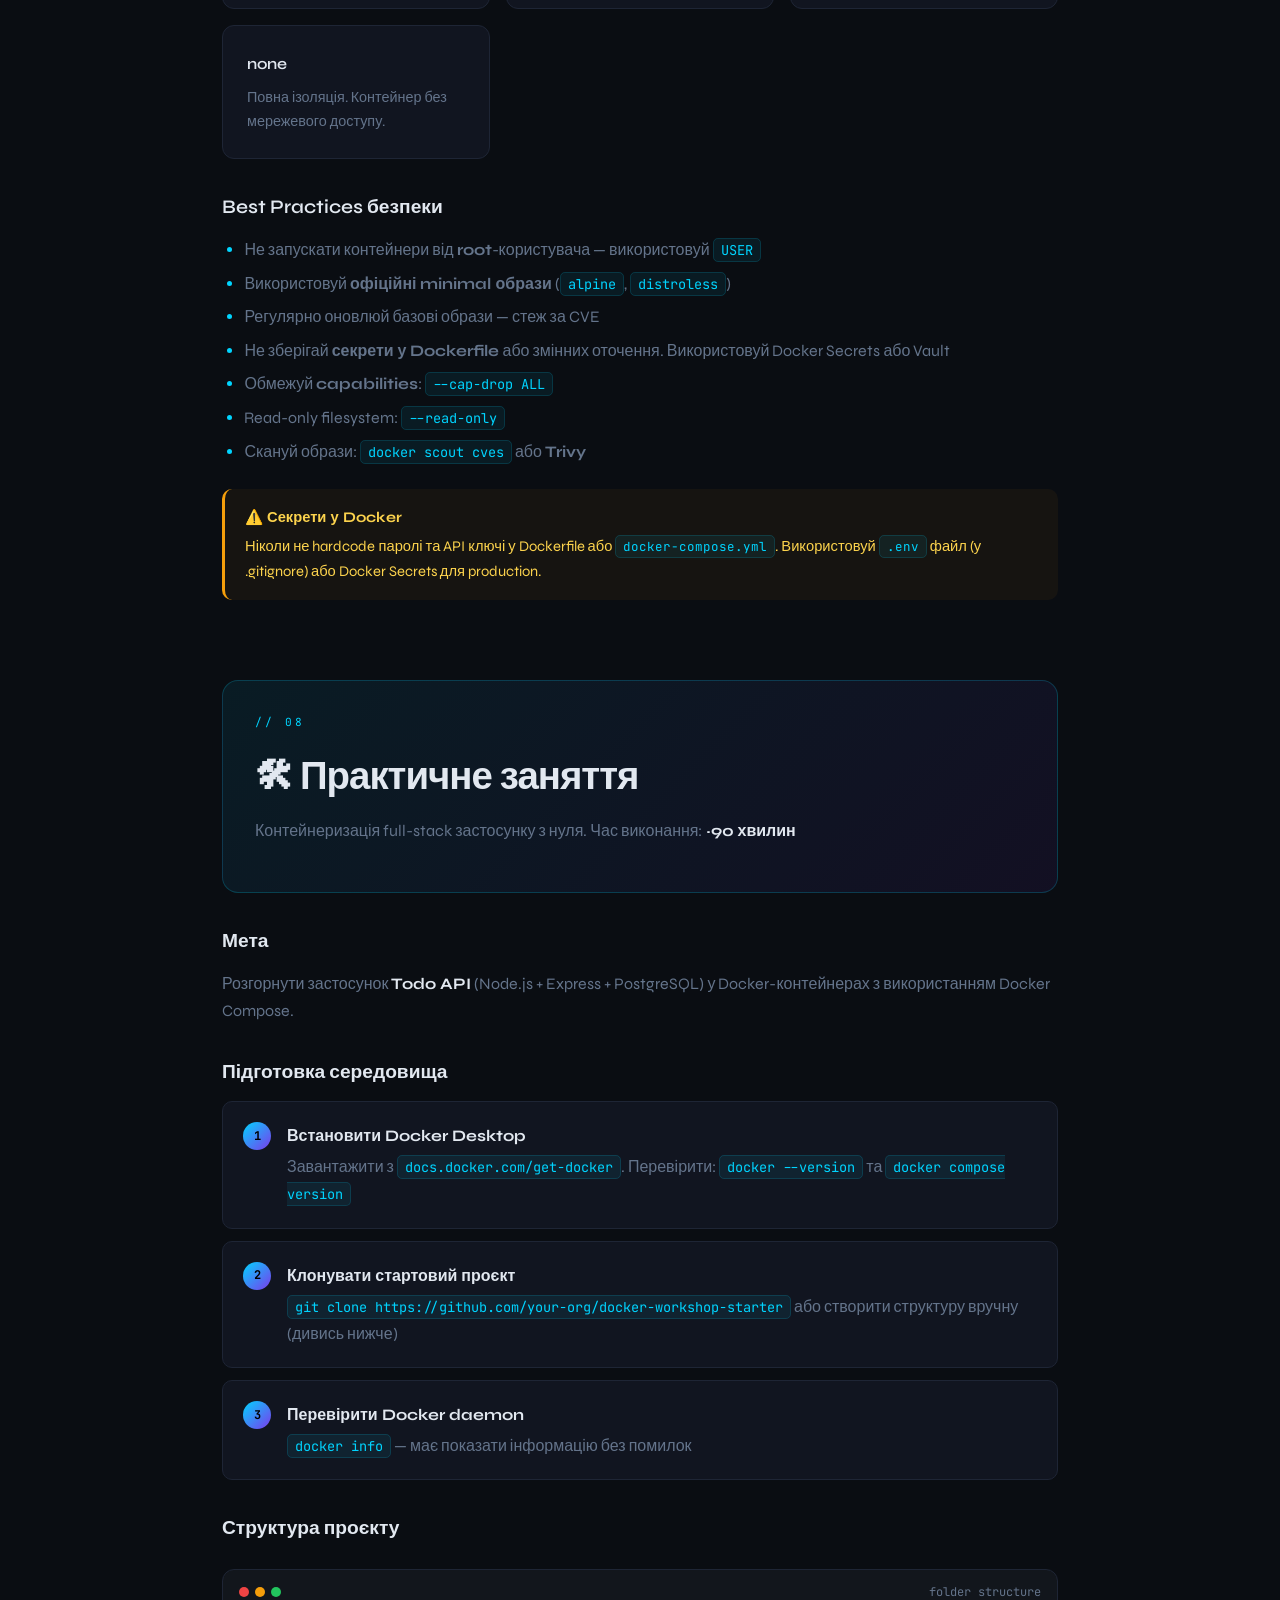
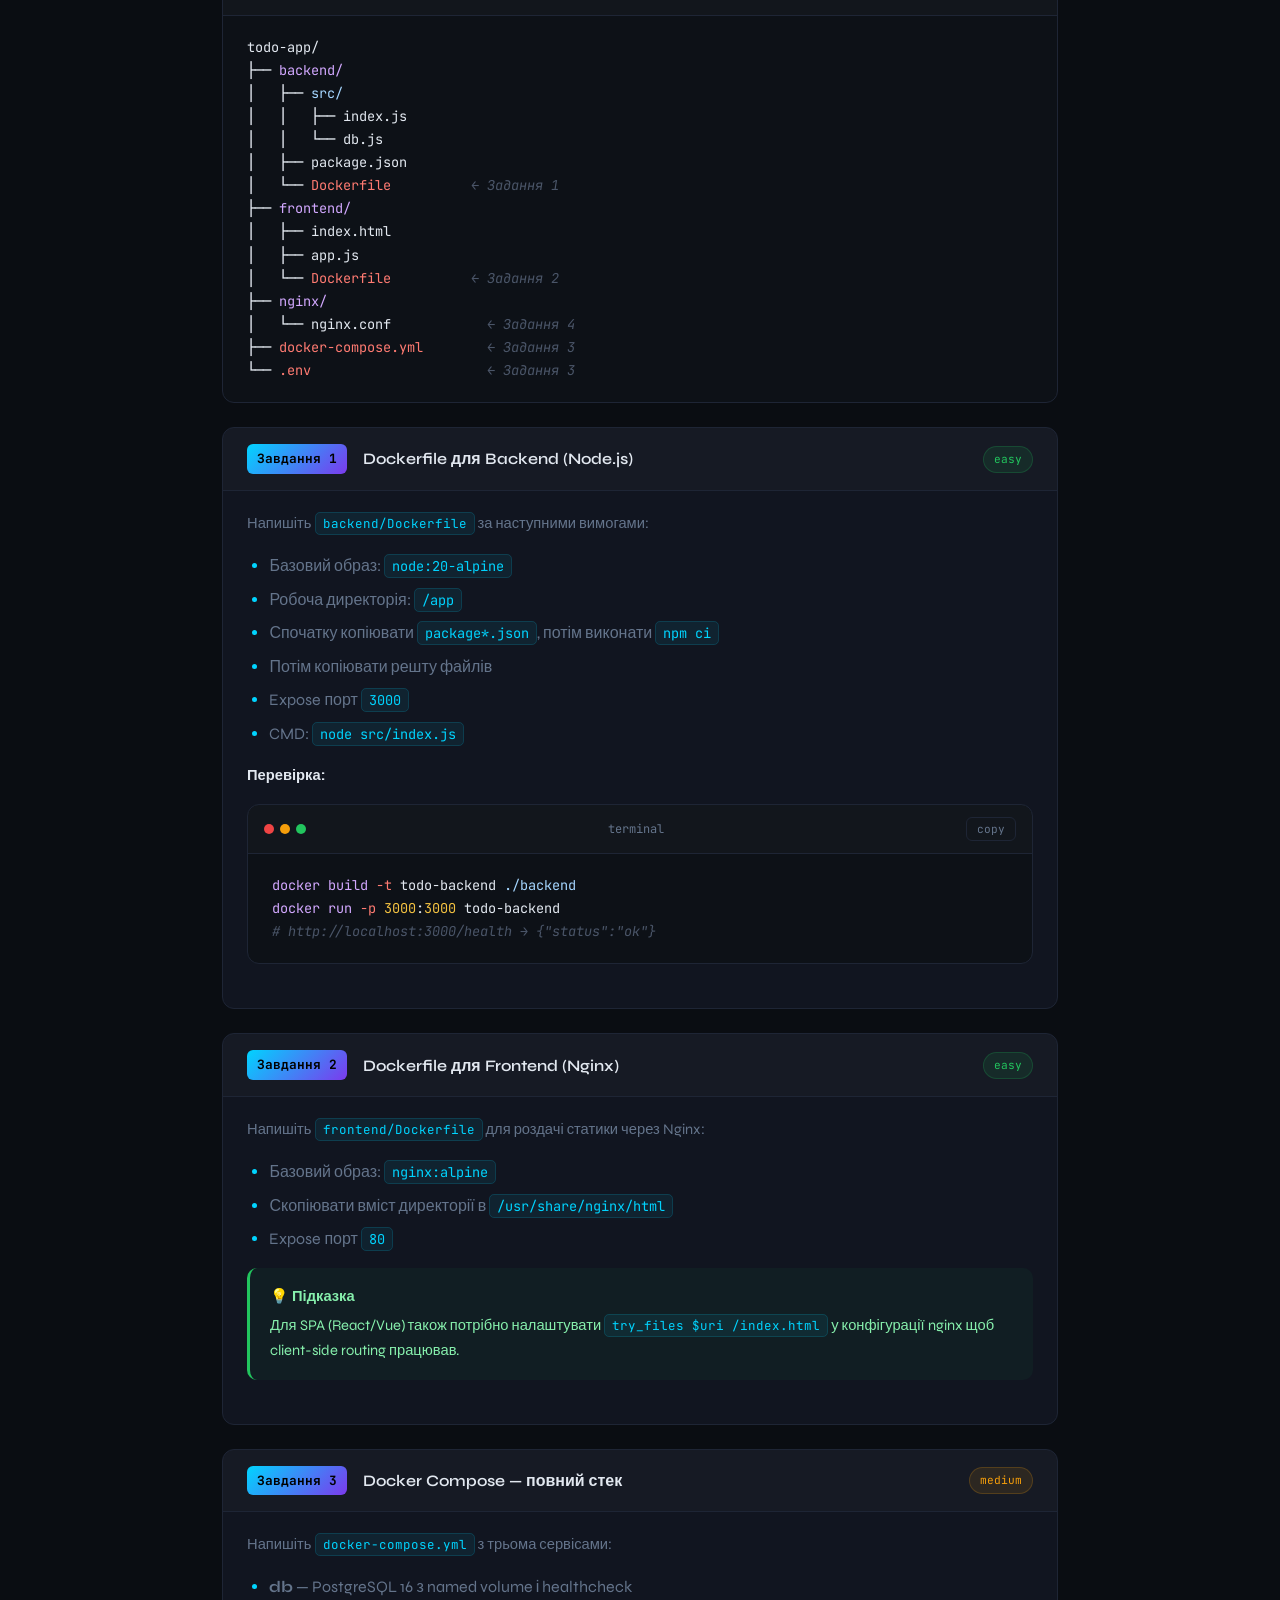
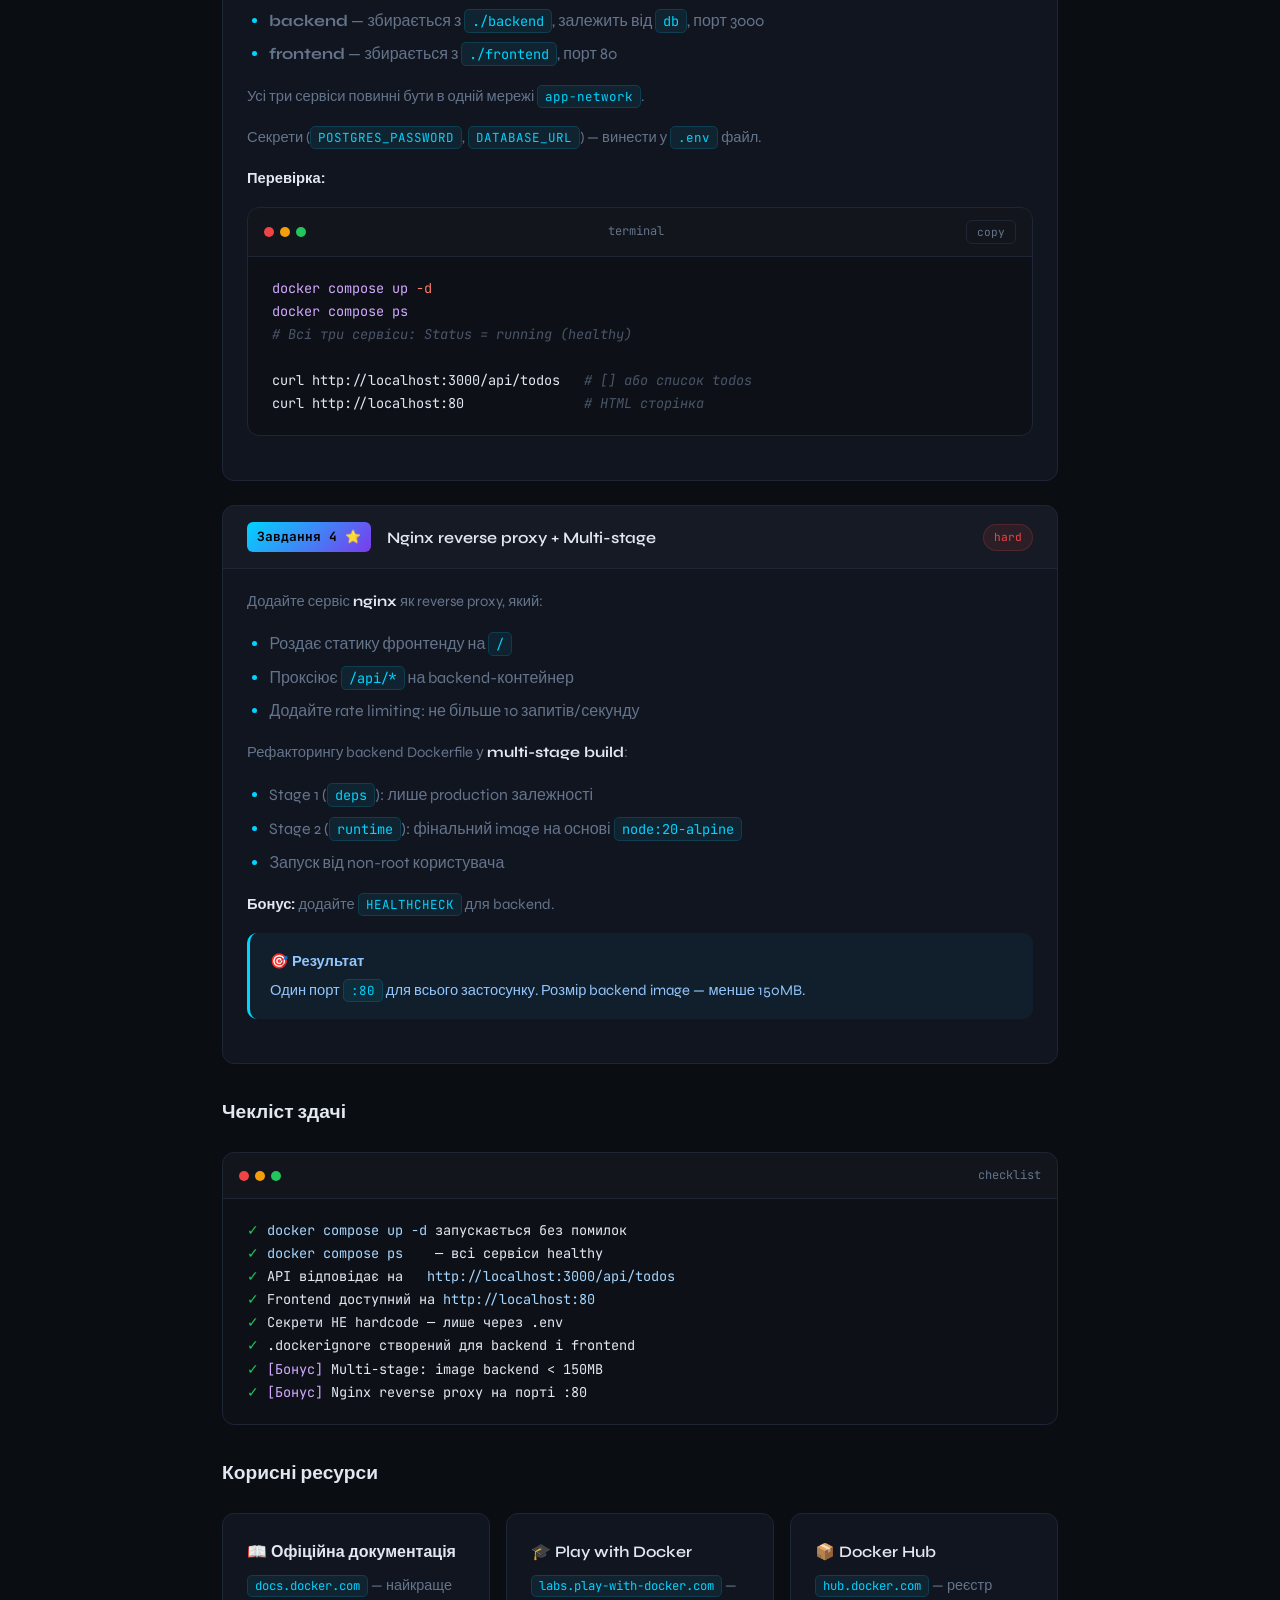
<file: docker-lecture.html>
<!DOCTYPE html>
<html lang="uk">
<head>
  <meta charset="UTF-8" />
  <meta name="viewport" content="width=device-width, initial-scale=1.0" />
  <title>Docker — Конспект лекції</title>
  <link rel="preconnect" href="https://fonts.googleapis.com" />
  <link href="https://fonts.googleapis.com/css2?family=JetBrains+Mono:wght@400;600;700&family=Syne:wght@400;600;700;800&display=swap" rel="stylesheet" />
  <style>
    :root {
      --bg:        #0a0d12;
      --surface:   #111520;
      --border:    #1e2535;
      --accent:    #00d4ff;
      --accent2:   #7c3aed;
      --green:     #22c55e;
      --yellow:    #f59e0b;
      --red:       #ef4444;
      --text:      #e2e8f0;
      --muted:     #64748b;
      --code-bg:   #0d1117;
    }

    *, *::before, *::after { box-sizing: border-box; margin: 0; padding: 0; }

    html { scroll-behavior: smooth; }

    body {
      background: var(--bg);
      color: var(--text);
      font-family: 'Syne', sans-serif;
      line-height: 1.7;
      overflow-x: hidden;
    }

    /* ── NOISE OVERLAY ── */
    body::before {
      content: '';
      position: fixed; inset: 0;
      background-image: url("data:image/svg+xml,%3Csvg viewBox='0 0 256 256' xmlns='http://www.w3.org/2000/svg'%3E%3Cfilter id='n'%3E%3CfeTurbulence type='fractalNoise' baseFrequency='0.9' numOctaves='4' stitchTiles='stitch'/%3E%3C/filter%3E%3Crect width='100%25' height='100%25' filter='url(%23n)' opacity='0.03'/%3E%3C/svg%3E");
      pointer-events: none; z-index: 0;
    }

    /* ── PROGRESS BAR ── */
    #progress {
      position: fixed; top: 0; left: 0; height: 3px;
      background: linear-gradient(90deg, var(--accent), var(--accent2));
      z-index: 100; transition: width .1s linear;
      box-shadow: 0 0 12px var(--accent);
    }

    /* ── SIDEBAR TOC ── */
    #toc {
      position: fixed; top: 50%; left: 0;
      transform: translateY(-50%);
      display: flex; flex-direction: column; gap: 6px;
      padding: 12px 0 12px 16px; z-index: 50;
    }
    #toc a {
      display: block; width: 6px; height: 6px;
      border-radius: 50%; background: var(--border);
      transition: all .3s; text-decoration: none;
    }
    #toc a.active, #toc a:hover {
      background: var(--accent);
      box-shadow: 0 0 8px var(--accent);
      transform: scale(1.6);
    }

    /* ── HERO ── */
    .hero {
      min-height: 100vh;
      display: flex; flex-direction: column;
      justify-content: center; align-items: flex-start;
      padding: 6rem 2rem 4rem;
      max-width: 900px; margin: 0 auto;
      position: relative;
    }

    .hero-badge {
      display: inline-flex; align-items: center; gap: 8px;
      background: rgba(0, 212, 255, .08);
      border: 1px solid rgba(0, 212, 255, .2);
      color: var(--accent);
      font-family: 'JetBrains Mono', monospace;
      font-size: .75rem; padding: 6px 14px;
      border-radius: 100px; margin-bottom: 2rem;
      animation: fadeUp .6s ease both;
    }
    .hero-badge::before { content: '▶'; font-size: .6rem; }

    h1 {
      font-size: clamp(2.8rem, 8vw, 6rem);
      font-weight: 800;
      line-height: 1;
      letter-spacing: -2px;
      animation: fadeUp .7s .1s ease both;
    }

    h1 span {
      display: block;
      background: linear-gradient(135deg, var(--accent), var(--accent2));
      -webkit-background-clip: text;
      -webkit-text-fill-color: transparent;
    }

    .hero-sub {
      margin-top: 1.5rem;
      color: var(--muted);
      font-size: 1.1rem;
      max-width: 520px;
      animation: fadeUp .7s .2s ease both;
    }

    .hero-meta {
      margin-top: 2.5rem;
      display: flex; flex-wrap: wrap; gap: 1rem;
      animation: fadeUp .7s .3s ease both;
    }
    .meta-chip {
      background: var(--surface);
      border: 1px solid var(--border);
      padding: 6px 16px; border-radius: 8px;
      font-family: 'JetBrains Mono', monospace;
      font-size: .8rem; color: var(--muted);
    }
    .meta-chip strong { color: var(--text); }

    .hero-scroll {
      position: absolute; bottom: 3rem; left: 2rem;
      display: flex; align-items: center; gap: 10px;
      color: var(--muted); font-size: .8rem;
      font-family: 'JetBrains Mono', monospace;
      animation: fadeUp .7s .5s ease both;
    }
    .scroll-line {
      width: 40px; height: 1px; background: var(--border);
      position: relative; overflow: hidden;
    }
    .scroll-line::after {
      content: '';
      position: absolute; top: 0; left: -100%;
      width: 100%; height: 100%;
      background: var(--accent);
      animation: slide 1.5s infinite;
    }
    @keyframes slide { to { left: 100%; } }

    /* ── GRID BACKGROUND HERO ── */
    .hero::after {
      content: '';
      position: absolute; inset: 0;
      background-image:
        linear-gradient(rgba(0,212,255,.03) 1px, transparent 1px),
        linear-gradient(90deg, rgba(0,212,255,.03) 1px, transparent 1px);
      background-size: 60px 60px;
      pointer-events: none;
      mask-image: radial-gradient(ellipse 60% 60% at 50% 50%, black, transparent);
    }

    /* ── MAIN LAYOUT ── */
    main {
      max-width: 900px;
      margin: 0 auto;
      padding: 0 2rem 8rem;
    }

    /* ── SECTIONS ── */
    section {
      margin-bottom: 5rem;
      opacity: 0; transform: translateY(30px);
      transition: opacity .6s ease, transform .6s ease;
    }
    section.visible { opacity: 1; transform: none; }

    .section-label {
      font-family: 'JetBrains Mono', monospace;
      font-size: .7rem; color: var(--accent);
      letter-spacing: 3px; text-transform: uppercase;
      margin-bottom: .75rem;
    }

    h2 {
      font-size: clamp(1.6rem, 4vw, 2.4rem);
      font-weight: 700;
      letter-spacing: -1px;
      margin-bottom: 1.5rem;
      position: relative;
    }
    h2::after {
      content: '';
      display: block; height: 2px; width: 48px;
      background: linear-gradient(90deg, var(--accent), transparent);
      margin-top: .6rem;
    }

    h3 {
      font-size: 1.2rem;
      font-weight: 600;
      color: var(--text);
      margin: 2rem 0 .75rem;
    }

    p { color: var(--muted); margin-bottom: 1rem; }
    p strong { color: var(--text); }

    /* ── CARDS ── */
    .card-grid {
      display: grid;
      grid-template-columns: repeat(auto-fit, minmax(240px, 1fr));
      gap: 1rem;
      margin: 1.5rem 0;
    }

    .card {
      background: var(--surface);
      border: 1px solid var(--border);
      border-radius: 12px;
      padding: 1.5rem;
      transition: border-color .3s, transform .3s;
    }
    .card:hover {
      border-color: rgba(0, 212, 255, .3);
      transform: translateY(-3px);
    }

    .card-icon {
      font-size: 1.8rem;
      margin-bottom: .75rem;
    }

    .card h4 {
      font-size: 1rem;
      font-weight: 600;
      margin-bottom: .5rem;
    }

    .card p { font-size: .9rem; margin: 0; }

    /* ── CODE BLOCKS ── */
    .code-block {
      background: var(--code-bg);
      border: 1px solid var(--border);
      border-radius: 12px;
      overflow: hidden;
      margin: 1.5rem 0;
    }

    .code-header {
      display: flex; align-items: center; justify-content: space-between;
      padding: .75rem 1rem;
      border-bottom: 1px solid var(--border);
      background: rgba(255,255,255,.02);
    }

    .code-dots {
      display: flex; gap: 6px;
    }
    .dot {
      width: 10px; height: 10px; border-radius: 50%;
    }
    .dot-r { background: var(--red); }
    .dot-y { background: var(--yellow); }
    .dot-g { background: var(--green); }

    .code-filename {
      font-family: 'JetBrains Mono', monospace;
      font-size: .75rem; color: var(--muted);
    }

    .copy-btn {
      background: none; border: 1px solid var(--border);
      color: var(--muted); cursor: pointer;
      font-family: 'JetBrains Mono', monospace;
      font-size: .7rem; padding: 4px 10px;
      border-radius: 6px; transition: all .2s;
    }
    .copy-btn:hover { border-color: var(--accent); color: var(--accent); }

    pre {
      padding: 1.25rem 1.5rem;
      overflow-x: auto;
      font-family: 'JetBrains Mono', monospace;
      font-size: .85rem; line-height: 1.7;
    }

    .kw  { color: #ff7b72; }
    .str { color: #a5d6ff; }
    .cm  { color: #4a5568; font-style: italic; }
    .fn  { color: #d2a8ff; }
    .num { color: #f5c342; }
    .val { color: var(--green); }

    /* ── INLINE CODE ── */
    code {
      font-family: 'JetBrains Mono', monospace;
      font-size: .85em;
      background: rgba(0,212,255,.07);
      border: 1px solid rgba(0,212,255,.15);
      padding: 2px 7px; border-radius: 5px;
      color: var(--accent);
    }

    /* ── ALERT BOXES ── */
    .alert {
      border-radius: 10px;
      padding: 1rem 1.25rem;
      margin: 1.5rem 0;
      border-left: 3px solid;
      font-size: .92rem;
    }
    .alert-info  { background: rgba(0,212,255,.05);  border-color: var(--accent);  color: #93c5fd; }
    .alert-warn  { background: rgba(245,158,11,.05); border-color: var(--yellow); color: #fcd34d; }
    .alert-tip   { background: rgba(34,197,94,.05);  border-color: var(--green);  color: #86efac; }
    .alert strong { display: block; margin-bottom: .25rem; }

    /* ── TABLE ── */
    .table-wrap { overflow-x: auto; margin: 1.5rem 0; }
    table {
      width: 100%; border-collapse: collapse;
      font-size: .9rem;
    }
    th, td {
      padding: .75rem 1rem;
      border: 1px solid var(--border);
      text-align: left;
    }
    th {
      background: var(--surface);
      font-weight: 600; color: var(--text);
      font-family: 'JetBrains Mono', monospace;
      font-size: .8rem; letter-spacing: .5px;
    }
    td { color: var(--muted); }
    tr:hover td { background: rgba(255,255,255,.015); }

    /* ── LIST ── */
    ul, ol {
      color: var(--muted); padding-left: 1.4rem;
      margin-bottom: 1rem;
    }
    li { margin-bottom: .4rem; }
    li::marker { color: var(--accent); }

    /* ── NUMBERED STEPS ── */
    .steps { counter-reset: step; list-style: none; padding: 0; }
    .steps li {
      counter-increment: step;
      position: relative;
      padding: 1.25rem 1.25rem 1.25rem 4rem;
      background: var(--surface);
      border: 1px solid var(--border);
      border-radius: 10px;
      margin-bottom: .75rem;
    }
    .steps li::before {
      content: counter(step);
      position: absolute; left: 1.25rem; top: 1.25rem;
      width: 28px; height: 28px;
      background: linear-gradient(135deg, var(--accent), var(--accent2));
      border-radius: 50%;
      display: flex; align-items: center; justify-content: center;
      font-family: 'JetBrains Mono', monospace;
      font-size: .75rem; font-weight: 700;
      color: #000;
    }
    .steps li strong { color: var(--text); display: block; margin-bottom: .25rem; }

    /* ── DIAGRAM ── */
    .diagram {
      background: var(--code-bg);
      border: 1px solid var(--border);
      border-radius: 12px;
      padding: 2rem;
      margin: 1.5rem 0;
      font-family: 'JetBrains Mono', monospace;
      font-size: .8rem;
      overflow-x: auto;
    }

    .diagram-row {
      display: flex; align-items: center;
      flex-wrap: wrap; gap: .5rem;
      margin-bottom: .5rem;
    }

    .d-box {
      border: 1px solid;
      padding: .4rem .8rem;
      border-radius: 6px;
      white-space: nowrap;
    }
    .d-host  { border-color: var(--muted);  color: var(--muted); }
    .d-eng   { border-color: var(--accent); color: var(--accent); }
    .d-img   { border-color: var(--accent2); color: #c4b5fd; }
    .d-cnt   { border-color: var(--green);  color: var(--green); }
    .d-vol   { border-color: var(--yellow); color: var(--yellow); }
    .d-net   { border-color: #f472b6; color: #f472b6; }
    .arrow   { color: var(--muted); }

    /* ── PRACTICE SECTION ── */
    .practice-header {
      background: linear-gradient(135deg,
        rgba(0,212,255,.08) 0%,
        rgba(124,58,237,.08) 100%
      );
      border: 1px solid rgba(0,212,255,.2);
      border-radius: 16px;
      padding: 2rem;
      margin-bottom: 2rem;
    }

    .practice-header h2 { margin-bottom: .5rem; }
    .practice-header h2::after { display: none; }

    .task-card {
      background: var(--surface);
      border: 1px solid var(--border);
      border-radius: 12px;
      overflow: hidden;
      margin-bottom: 1.5rem;
    }

    .task-header {
      display: flex; align-items: center; gap: 1rem;
      padding: 1rem 1.5rem;
      border-bottom: 1px solid var(--border);
      background: rgba(255,255,255,.02);
    }

    .task-num {
      background: linear-gradient(135deg, var(--accent), var(--accent2));
      color: #000;
      font-family: 'JetBrains Mono', monospace;
      font-weight: 700;
      font-size: .8rem;
      padding: 4px 10px;
      border-radius: 6px;
      white-space: nowrap;
    }

    .task-title { font-weight: 600; font-size: 1rem; }

    .task-body { padding: 1.25rem 1.5rem; }
    .task-body p { font-size: .92rem; }

    .diff-badge {
      margin-left: auto;
      font-size: .7rem;
      font-family: 'JetBrains Mono', monospace;
      padding: 3px 10px; border-radius: 100px;
    }
    .diff-easy   { background: rgba(34,197,94,.1);  color: var(--green);  border: 1px solid rgba(34,197,94,.2); }
    .diff-medium { background: rgba(245,158,11,.1); color: var(--yellow); border: 1px solid rgba(245,158,11,.2); }
    .diff-hard   { background: rgba(239,68,68,.1);  color: var(--red);    border: 1px solid rgba(239,68,68,.2); }

    /* ── FOOTER ── */
    footer {
      max-width: 900px; margin: 0 auto;
      padding: 2rem 2rem 4rem;
      border-top: 1px solid var(--border);
      display: flex; flex-wrap: wrap; justify-content: space-between;
      align-items: center; gap: 1rem;
      color: var(--muted);
      font-family: 'JetBrains Mono', monospace;
      font-size: .75rem;
    }

    /* ── ANIMATIONS ── */
    @keyframes fadeUp {
      from { opacity: 0; transform: translateY(20px); }
      to   { opacity: 1; transform: none; }
    }

    /* ── RESPONSIVE ── */
    @media (max-width: 640px) {
      #toc { display: none; }
      .hero { padding: 5rem 1.25rem 3rem; }
      main  { padding: 0 1.25rem 5rem; }
      .diagram-row { font-size: .72rem; }
    }
  </style>
</head>
<body>

<div id="progress"></div>

<!-- Sidebar TOC dots -->
<nav id="toc" aria-label="Зміст">
  <a href="#intro"      title="Вступ"></a>
  <a href="#concepts"   title="Концепції"></a>
  <a href="#arch"       title="Архітектура"></a>
  <a href="#commands"   title="Команди"></a>
  <a href="#dockerfile" title="Dockerfile"></a>
  <a href="#compose"    title="Compose"></a>
  <a href="#network"    title="Мережа"></a>
  <a href="#practice"   title="Практика"></a>
</nav>

<!-- ══════════════════════ HERO ══════════════════════ -->
<header class="hero">
  <div class="hero-badge">Лекція · DevOps · Контейнеризація</div>
  <h1>
    Контейнеризація
    <span>з Docker</span>
  </h1>
  <p class="hero-sub">
    Від базових концепцій до production-готових контейнерів.
    Повний конспект із прикладами та практичним завданням.
  </p>
  <div class="hero-meta">
    <div class="meta-chip">Рівень: <strong>Beginner → Intermediate</strong></div>
    <div class="meta-chip">Час: <strong>~2 год теорії</strong></div>
    <div class="meta-chip">Практика: <strong>~90 хв</strong></div>
  </div>
  <div class="hero-scroll">
    <div class="scroll-line"></div>
    scroll down
  </div>
</header>

<!-- ══════════════════════ MAIN ══════════════════════ -->
<main>

  <!-- 1. ВСТУП -->
  <section id="intro">
    <div class="section-label">// 01</div>
    <h2>Що таке Docker?</h2>

    <p>
      <strong>Docker</strong> — це платформа для розробки, доставки та запуску застосунків у
      <strong>контейнерах</strong>. Контейнер — ізольоване середовище, що містить усе необхідне
      для роботи застосунку: код, runtime, бібліотеки, змінні оточення.
    </p>

    <div class="alert alert-info">
      <strong>💡 Ключова ідея</strong>
      "Build once, run anywhere" — зібрав один раз, запускай будь-де: на ноутбуці, сервері, у хмарі.
    </div>

    <h3>Docker vs Віртуальна машина</h3>

    <div class="table-wrap">
      <table>
        <thead>
          <tr>
            <th>Критерій</th>
            <th>Віртуальна машина</th>
            <th>Docker-контейнер</th>
          </tr>
        </thead>
        <tbody>
          <tr><td>Ізоляція</td><td>Повна (окремий OS)</td><td>Процесна (спільне ядро)</td></tr>
          <tr><td>Запуск</td><td>Хвилини</td><td>Секунди / мілісекунди</td></tr>
          <tr><td>Розмір</td><td>Гігабайти</td><td>Мегабайти</td></tr>
          <tr><td>Продуктивність</td><td>Overhead гіпервізора</td><td>Майже нативна</td></tr>
          <tr><td>Портабельність</td><td>Середня</td><td>Висока</td></tr>
        </tbody>
      </table>
    </div>

    <h3>Навіщо Docker розробнику?</h3>
    <div class="card-grid">
      <div class="card">
        <div class="card-icon">🔁</div>
        <h4>Відтворюваність</h4>
        <p>Однакове середовище на всіх машинах. Більше немає "у мене працює".</p>
      </div>
      <div class="card">
        <div class="card-icon">🚀</div>
        <h4>Швидкий деплой</h4>
        <p>CI/CD пайплайни збирають образи і деплоять секунди.</p>
      </div>
      <div class="card">
        <div class="card-icon">📦</div>
        <h4>Ізоляція залежностей</h4>
        <p>Node 18 для одного сервісу, Node 20 — для іншого. Без конфліктів.</p>
      </div>
      <div class="card">
        <div class="card-icon">🔧</div>
        <h4>Мікросервіси</h4>
        <p>Ідеальна основа для мікросервісної архітектури та оркестрації.</p>
      </div>
    </div>
  </section>

  <!-- 2. КОНЦЕПЦІЇ -->
  <section id="concepts">
    <div class="section-label">// 02</div>
    <h2>Ключові концепції</h2>

    <h3>Image (Образ)</h3>
    <p>
      <strong>Docker Image</strong> — шаблон лише для читання з набором шарів файлової системи.
      Образ описує стан застосунку: ОС, залежності, файли, команди. Образи зберігаються у реєстрах
      (Docker Hub, GitHub Container Registry, AWS ECR).
    </p>

    <h3>Container (Контейнер)</h3>
    <p>
      <strong>Контейнер</strong> — запущений екземпляр образу. Можна запустити кілька контейнерів
      з одного образу. Контейнер має власний filesystem, мережу та процеси, але ділить ядро ОС з хостом.
    </p>

    <h3>Registry (Реєстр)</h3>
    <p>
      Сховище образів. <strong>Docker Hub</strong> — публічний реєстр за замовчуванням.
      Образи мають теги: <code>nginx:latest</code>, <code>node:20-alpine</code>.
    </p>

    <h3>Volume (Том)</h3>
    <p>
      Механізм <strong>персистентного зберігання</strong> даних поза lifecycle контейнера.
      Дані у volume живуть після зупинки чи видалення контейнера.
    </p>

    <h3>Network (Мережа)</h3>
    <p>
      Docker має власний networking. Контейнери в одній мережі можуть спілкуватися за іменем.
      Основні драйвери: <code>bridge</code>, <code>host</code>, <code>overlay</code>.
    </p>

    <!-- Діаграма -->
    <div class="diagram">
      <div style="color: var(--muted); margin-bottom: 1rem;">── Архітектура Docker ──</div>
      <div class="diagram-row">
        <div class="d-box d-host">🖥 Host OS</div>
        <span class="arrow">───▶</span>
        <div class="d-box d-eng">Docker Engine</div>
        <span class="arrow">───▶</span>
        <div class="d-box d-img">📦 Image</div>
        <span class="arrow">───▶</span>
        <div class="d-box d-cnt">▶ Container 1</div>
      </div>
      <div class="diagram-row" style="margin-left: 14rem;">
        <div class="d-box d-cnt">▶ Container 2</div>
        <span class="arrow">──</span>
        <div class="d-box d-vol">💾 Volume</div>
      </div>
      <div class="diagram-row" style="margin-left: 14rem;">
        <div class="d-box d-cnt">▶ Container 3</div>
        <span class="arrow">──</span>
        <div class="d-box d-net">🌐 Network</div>
      </div>
    </div>
  </section>

  <!-- 3. АРХІТЕКТУРА -->
  <section id="arch">
    <div class="section-label">// 03</div>
    <h2>Архітектура Docker</h2>

    <p>Docker використовує <strong>клієнт-серверну архітектуру</strong>:</p>

    <ul>
      <li><strong>Docker Client</strong> (<code>docker</code>) — CLI, який ти використовуєш. Надсилає команди до daemon.</li>
      <li><strong>Docker Daemon</strong> (<code>dockerd</code>) — фоновий процес, що управляє образами, контейнерами, мережами та томами.</li>
      <li><strong>Docker Registry</strong> — зберігає та роздає образи. За замовчуванням — Docker Hub.</li>
      <li><strong>containerd</strong> — низькорівневий runtime для управління lifecycle контейнерів.</li>
    </ul>

    <div class="alert alert-tip">
      <strong>✅ Запам'ятай</strong>
      Lifecycle контейнера: <strong>create → start → running → stop → remove</strong>.
      Образ — незмінний. Контейнер — запущений примірник з власним writable шаром.
    </div>

    <h3>Шари образу (Union File System)</h3>
    <p>
      Кожна інструкція у Dockerfile створює <strong>окремий шар</strong>. Шари кешуються та
      перевикористовуються — це робить збірку і завантаження образів ефективними.
    </p>

    <div class="code-block">
      <div class="code-header">
        <div class="code-dots"><div class="dot dot-r"></div><div class="dot dot-y"></div><div class="dot dot-g"></div></div>
        <span class="code-filename">Шари образу (логічно)</span>
        <button class="copy-btn" onclick="copy(this)">copy</button>
      </div>
      <pre>
<span class="cm">┌────────────────────────────────────┐  ← Writable Container Layer</span>
<span class="cm">├────────────────────────────────────┤</span>
<span class="val">│  COPY . .                          │  ← Layer 4 (Ваш код)</span>
<span class="cm">├────────────────────────────────────┤</span>
<span class="val">│  RUN npm install                   │  ← Layer 3 (npm deps)</span>
<span class="cm">├────────────────────────────────────┤</span>
<span class="val">│  COPY package*.json ./             │  ← Layer 2</span>
<span class="cm">├────────────────────────────────────┤</span>
<span class="val">│  FROM node:20-alpine               │  ← Layer 1 (base image)</span>
<span class="cm">└────────────────────────────────────┘</span>
</pre>
    </div>

    <div class="alert alert-warn">
      <strong>⚠️ Важливо для кешування</strong>
      Зміна шару інвалідує всі наступні шари. Тому спочатку копіюємо <code>package.json</code>,
      встановлюємо залежності, і лише потім копіюємо код — так <code>npm install</code> кешується.
    </div>
  </section>

  <!-- 4. КОМАНДИ -->
  <section id="commands">
    <div class="section-label">// 04</div>
    <h2>Основні команди</h2>

    <h3>Робота з образами</h3>
    <div class="code-block">
      <div class="code-header">
        <div class="code-dots"><div class="dot dot-r"></div><div class="dot dot-y"></div><div class="dot dot-g"></div></div>
        <span class="code-filename">terminal</span>
        <button class="copy-btn" onclick="copy(this)">copy</button>
      </div>
      <pre>
<span class="cm"># Завантажити образ</span>
<span class="fn">docker pull</span> <span class="str">nginx:latest</span>

<span class="cm"># Список локальних образів</span>
<span class="fn">docker images</span>

<span class="cm"># Зібрати образ з Dockerfile</span>
<span class="fn">docker build</span> <span class="kw">-t</span> myapp:<span class="num">1.0</span> <span class="str">.</span>

<span class="cm"># Видалити образ</span>
<span class="fn">docker rmi</span> myapp:<span class="num">1.0</span>

<span class="cm"># Інспектувати образ</span>
<span class="fn">docker inspect</span> nginx:latest</pre>
    </div>

    <h3>Робота з контейнерами</h3>
    <div class="code-block">
      <div class="code-header">
        <div class="code-dots"><div class="dot dot-r"></div><div class="dot dot-y"></div><div class="dot dot-g"></div></div>
        <span class="code-filename">terminal</span>
        <button class="copy-btn" onclick="copy(this)">copy</button>
      </div>
      <pre>
<span class="cm"># Запустити контейнер (foreground)</span>
<span class="fn">docker run</span> nginx

<span class="cm"># Запустити у фоні (-d) з іменем та портом</span>
<span class="fn">docker run</span> <span class="kw">-d</span> <span class="kw">--name</span> web <span class="kw">-p</span> <span class="num">8080</span>:<span class="num">80</span> nginx

<span class="cm"># Інтерактивний shell у контейнері</span>
<span class="fn">docker exec</span> <span class="kw">-it</span> web <span class="str">/bin/sh</span>

<span class="cm"># Список запущених контейнерів</span>
<span class="fn">docker ps</span>

<span class="cm"># Список усіх контейнерів (включно зі зупиненими)</span>
<span class="fn">docker ps</span> <span class="kw">-a</span>

<span class="cm"># Логи контейнера (live stream)</span>
<span class="fn">docker logs</span> <span class="kw">-f</span> web

<span class="cm"># Зупинити / видалити контейнер</span>
<span class="fn">docker stop</span> web
<span class="fn">docker rm</span> web</pre>
    </div>

    <h3>Томи та мережі</h3>
    <div class="code-block">
      <div class="code-header">
        <div class="code-dots"><div class="dot dot-r"></div><div class="dot dot-y"></div><div class="dot dot-g"></div></div>
        <span class="code-filename">terminal</span>
        <button class="copy-btn" onclick="copy(this)">copy</button>
      </div>
      <pre>
<span class="cm"># Монтування volume</span>
<span class="fn">docker run</span> <span class="kw">-v</span> mydata:<span class="str">/app/data</span> myapp

<span class="cm"># Bind mount (локальна директорія)</span>
<span class="fn">docker run</span> <span class="kw">-v</span> $(pwd):<span class="str">/app</span> myapp

<span class="cm"># Управління мережами</span>
<span class="fn">docker network create</span> mynet
<span class="fn">docker run</span> <span class="kw">--network</span> mynet myapp

<span class="cm"># Очистка всього невикористаного</span>
<span class="fn">docker system prune</span> <span class="kw">-a</span></pre>
    </div>
  </section>

  <!-- 5. DOCKERFILE -->
  <section id="dockerfile">
    <div class="section-label">// 05</div>
    <h2>Dockerfile</h2>

    <p>
      <strong>Dockerfile</strong> — текстовий файл з інструкціями для побудови образу.
      Кожна інструкція виконується у окремому шарі.
    </p>

    <div class="table-wrap">
      <table>
        <thead><tr><th>Інструкція</th><th>Опис</th><th>Приклад</th></tr></thead>
        <tbody>
          <tr><td><code>FROM</code></td><td>Базовий образ</td><td><code>FROM node:20-alpine</code></td></tr>
          <tr><td><code>WORKDIR</code></td><td>Робоча директорія</td><td><code>WORKDIR /app</code></td></tr>
          <tr><td><code>COPY</code></td><td>Копіювати файли</td><td><code>COPY . .</code></td></tr>
          <tr><td><code>RUN</code></td><td>Виконати команду (під час build)</td><td><code>RUN npm install</code></td></tr>
          <tr><td><code>ENV</code></td><td>Змінна оточення</td><td><code>ENV NODE_ENV=production</code></td></tr>
          <tr><td><code>EXPOSE</code></td><td>Документує порт</td><td><code>EXPOSE 3000</code></td></tr>
          <tr><td><code>CMD</code></td><td>Команда за замовчуванням (run-time)</td><td><code>CMD ["node", "index.js"]</code></td></tr>
          <tr><td><code>ENTRYPOINT</code></td><td>Точка входу</td><td><code>ENTRYPOINT ["node"]</code></td></tr>
          <tr><td><code>ARG</code></td><td>Build-time аргумент</td><td><code>ARG VERSION=1.0</code></td></tr>
          <tr><td><code>HEALTHCHECK</code></td><td>Перевірка здоров'я</td><td><code>HEALTHCHECK CMD curl -f http://localhost/</code></td></tr>
        </tbody>
      </table>
    </div>

    <h3>Production-ready Dockerfile для Node.js</h3>
    <div class="code-block">
      <div class="code-header">
        <div class="code-dots"><div class="dot dot-r"></div><div class="dot dot-y"></div><div class="dot dot-g"></div></div>
        <span class="code-filename">Dockerfile</span>
        <button class="copy-btn" onclick="copy(this)">copy</button>
      </div>
      <pre>
<span class="cm"># ── Stage 1: deps ──────────────────────────────────────</span>
<span class="kw">FROM</span> node:<span class="num">20</span>-alpine <span class="kw">AS</span> deps
<span class="kw">WORKDIR</span> <span class="str">/app</span>

<span class="cm"># Копіюємо лише package файли (кешування!)</span>
<span class="kw">COPY</span> package*.json ./
<span class="kw">RUN</span> npm ci --only=production

<span class="cm"># ── Stage 2: build ─────────────────────────────────────</span>
<span class="kw">FROM</span> node:<span class="num">20</span>-alpine <span class="kw">AS</span> build
<span class="kw">WORKDIR</span> <span class="str">/app</span>
<span class="kw">COPY</span> package*.json ./
<span class="kw">RUN</span> npm ci
<span class="kw">COPY</span> . .
<span class="kw">RUN</span> npm run build

<span class="cm"># ── Stage 3: runtime ───────────────────────────────────</span>
<span class="kw">FROM</span> node:<span class="num">20</span>-alpine <span class="kw">AS</span> runtime
<span class="kw">WORKDIR</span> <span class="str">/app</span>

<span class="cm"># Не запускати як root</span>
<span class="kw">RUN</span> addgroup -S appgroup <span class="kw">&&</span> adduser -S appuser -G appgroup
<span class="kw">USER</span> appuser

<span class="kw">COPY</span> --from=deps  /app/node_modules ./node_modules
<span class="kw">COPY</span> --from=build /app/dist        ./dist

<span class="kw">ENV</span> NODE_ENV=<span class="str">production</span>
<span class="kw">ENV</span> PORT=<span class="num">3000</span>

<span class="kw">EXPOSE</span> <span class="num">3000</span>

<span class="kw">HEALTHCHECK</span> --interval=<span class="num">30s</span> --timeout=<span class="num">3s</span> \
  <span class="kw">CMD</span> wget -qO- http://localhost:<span class="num">3000</span>/health || exit <span class="num">1</span>

<span class="kw">CMD</span> [<span class="str">"node"</span>, <span class="str">"dist/index.js"</span>]</pre>
    </div>

    <div class="alert alert-tip">
      <strong>✅ Multi-stage build</strong>
      Multi-stage build дозволяє зменшити фінальний образ — dev-залежності та build-артефакти
      не потрапляють в production image. Типовий образ зменшується з ~1GB до ~100MB.
    </div>

    <h3>.dockerignore</h3>
    <div class="code-block">
      <div class="code-header">
        <div class="code-dots"><div class="dot dot-r"></div><div class="dot dot-y"></div><div class="dot dot-g"></div></div>
        <span class="code-filename">.dockerignore</span>
        <button class="copy-btn" onclick="copy(this)">copy</button>
      </div>
      <pre>
node_modules
.git
.gitignore
*.md
.env
.env.local
dist
coverage
.DS_Store</pre>
    </div>
  </section>

  <!-- 6. DOCKER COMPOSE -->
  <section id="compose">
    <div class="section-label">// 06</div>
    <h2>Docker Compose</h2>

    <p>
      <strong>Docker Compose</strong> — інструмент для визначення та запуску
      <strong>багатоконтейнерних застосунків</strong> через один YAML-файл.
      Ідеальний для локального розробницького середовища.
    </p>

    <h3>Типовий стек: Node.js + PostgreSQL + Redis</h3>
    <div class="code-block">
      <div class="code-header">
        <div class="code-dots"><div class="dot dot-r"></div><div class="dot dot-y"></div><div class="dot dot-g"></div></div>
        <span class="code-filename">docker-compose.yml</span>
        <button class="copy-btn" onclick="copy(this)">copy</button>
      </div>
      <pre>
<span class="kw">version:</span> <span class="str">"3.9"</span>

<span class="kw">services:</span>

  <span class="fn">app:</span>
    <span class="kw">build:</span> .
    <span class="kw">ports:</span>
      - <span class="str">"3000:3000"</span>
    <span class="kw">environment:</span>
      - DATABASE_URL=postgresql://user:pass@db:<span class="num">5432</span>/mydb
      - REDIS_URL=redis://redis:<span class="num">6379</span>
    <span class="kw">depends_on:</span>
      db:
        <span class="kw">condition:</span> service_healthy
      redis:
        <span class="kw">condition:</span> service_started
    <span class="kw">volumes:</span>
      - .:/app                    <span class="cm"># hot-reload у розробці</span>
      - /app/node_modules         <span class="cm"># анонімний volume для modules</span>
    <span class="kw">networks:</span>
      - internal

  <span class="fn">db:</span>
    <span class="kw">image:</span> <span class="str">postgres:16-alpine</span>
    <span class="kw">environment:</span>
      POSTGRES_USER: user
      POSTGRES_PASSWORD: pass
      POSTGRES_DB: mydb
    <span class="kw">volumes:</span>
      - pgdata:/var/lib/postgresql/data
    <span class="kw">healthcheck:</span>
      <span class="kw">test:</span> [<span class="str">"CMD-SHELL"</span>, <span class="str">"pg_isready -U user"</span>]
      <span class="kw">interval:</span> <span class="num">5s</span>
      <span class="kw">retries:</span> <span class="num">5</span>
    <span class="kw">networks:</span>
      - internal

  <span class="fn">redis:</span>
    <span class="kw">image:</span> <span class="str">redis:7-alpine</span>
    <span class="kw">networks:</span>
      - internal

<span class="kw">volumes:</span>
  pgdata:

<span class="kw">networks:</span>
  internal:
    <span class="kw">driver:</span> bridge</pre>
    </div>

    <h3>Основні Compose-команди</h3>
    <div class="code-block">
      <div class="code-header">
        <div class="code-dots"><div class="dot dot-r"></div><div class="dot dot-y"></div><div class="dot dot-g"></div></div>
        <span class="code-filename">terminal</span>
        <button class="copy-btn" onclick="copy(this)">copy</button>
      </div>
      <pre>
<span class="cm"># Запустити всі сервіси у фоні</span>
<span class="fn">docker compose up</span> <span class="kw">-d</span>

<span class="cm"># Зупинити і видалити контейнери</span>
<span class="fn">docker compose down</span>

<span class="cm"># Зупинити + видалити volumes</span>
<span class="fn">docker compose down</span> <span class="kw">-v</span>

<span class="cm"># Перебудувати образ і запустити</span>
<span class="fn">docker compose up</span> <span class="kw">--build</span>

<span class="cm"># Логи конкретного сервісу</span>
<span class="fn">docker compose logs</span> <span class="kw">-f</span> app

<span class="cm"># Запустити команду всередині сервісу</span>
<span class="fn">docker compose exec</span> db psql <span class="kw">-U</span> user mydb</pre>
    </div>
  </section>

  <!-- 7. МЕРЕЖА -->
  <section id="network">
    <div class="section-label">// 07</div>
    <h2>Мережа та безпека</h2>

    <h3>Типи мереж</h3>
    <div class="card-grid">
      <div class="card">
        <h4>bridge</h4>
        <p>За замовчуванням. Ізольована мережа на одному хості. Контейнери спілкуються за іменем.</p>
      </div>
      <div class="card">
        <h4>host</h4>
        <p>Контейнер ділить мережу з хостом. Максимальна продуктивність, мінімальна ізоляція.</p>
      </div>
      <div class="card">
        <h4>overlay</h4>
        <p>Для Docker Swarm / Kubernetes. З'єднує контейнери на різних хостах.</p>
      </div>
      <div class="card">
        <h4>none</h4>
        <p>Повна ізоляція. Контейнер без мережевого доступу.</p>
      </div>
    </div>

    <h3>Best Practices безпеки</h3>
    <ul>
      <li>Не запускати контейнери від <strong>root</strong>-користувача — використовуй <code>USER</code></li>
      <li>Використовуй <strong>офіційні minimal образи</strong> (<code>alpine</code>, <code>distroless</code>)</li>
      <li>Регулярно оновлюй базові образи — стеж за CVE</li>
      <li>Не зберігай <strong>секрети у Dockerfile</strong> або змінних оточення. Використовуй Docker Secrets або Vault</li>
      <li>Обмежуй <strong>capabilities</strong>: <code>--cap-drop ALL</code></li>
      <li>Read-only filesystem: <code>--read-only</code></li>
      <li>Скануй образи: <code>docker scout cves</code> або <strong>Trivy</strong></li>
    </ul>

    <div class="alert alert-warn">
      <strong>⚠️ Секрети у Docker</strong>
      Ніколи не hardcode паролі та API ключі у Dockerfile або <code>docker-compose.yml</code>.
      Використовуй <code>.env</code> файл (у .gitignore) або Docker Secrets для production.
    </div>
  </section>

  <!-- 8. ПРАКТИКА -->
  <section id="practice">
    <div class="practice-header">
      <div class="section-label">// 08</div>
      <h2>🛠 Практичне заняття</h2>
      <p style="color: var(--muted); margin-top: .5rem;">
        Контейнеризація full-stack застосунку з нуля.
        Час виконання: <strong style="color: var(--text);">~90 хвилин</strong>
      </p>
    </div>

    <h3>Мета</h3>
    <p>
      Розгорнути застосунок <strong>Todo API</strong> (Node.js + Express + PostgreSQL)
      у Docker-контейнерах з використанням Docker Compose.
    </p>

    <h3>Підготовка середовища</h3>
    <ol class="steps">
      <li>
        <strong>Встановити Docker Desktop</strong>
        Завантажити з <code>docs.docker.com/get-docker</code>. Перевірити: <code>docker --version</code> та <code>docker compose version</code>
      </li>
      <li>
        <strong>Клонувати стартовий проєкт</strong>
        <code>git clone https://github.com/your-org/docker-workshop-starter</code> або створити структуру вручну (дивись нижче)
      </li>
      <li>
        <strong>Перевірити Docker daemon</strong>
        <code>docker info</code> — має показати інформацію без помилок
      </li>
    </ol>

    <h3>Структура проєкту</h3>
    <div class="code-block">
      <div class="code-header">
        <div class="code-dots"><div class="dot dot-r"></div><div class="dot dot-y"></div><div class="dot dot-g"></div></div>
        <span class="code-filename">folder structure</span>
      </div>
      <pre>
todo-app/
├── <span class="fn">backend/</span>
│   ├── <span class="str">src/</span>
│   │   ├── index.js
│   │   └── db.js
│   ├── package.json
│   └── <span class="kw">Dockerfile</span>          <span class="cm">← Задання 1</span>
├── <span class="fn">frontend/</span>
│   ├── index.html
│   ├── app.js
│   └── <span class="kw">Dockerfile</span>          <span class="cm">← Задання 2</span>
├── <span class="fn">nginx/</span>
│   └── nginx.conf            <span class="cm">← Задання 4</span>
├── <span class="kw">docker-compose.yml</span>        <span class="cm">← Задання 3</span>
└── <span class="kw">.env</span>                      <span class="cm">← Задання 3</span></pre>
    </div>

    <!-- TASK 1 -->
    <div class="task-card">
      <div class="task-header">
        <span class="task-num">Завдання 1</span>
        <span class="task-title">Dockerfile для Backend (Node.js)</span>
        <span class="diff-badge diff-easy">easy</span>
      </div>
      <div class="task-body">
        <p>Напишіть <code>backend/Dockerfile</code> за наступними вимогами:</p>
        <ul>
          <li>Базовий образ: <code>node:20-alpine</code></li>
          <li>Робоча директорія: <code>/app</code></li>
          <li>Спочатку копіювати <code>package*.json</code>, потім виконати <code>npm ci</code></li>
          <li>Потім копіювати решту файлів</li>
          <li>Expose порт <code>3000</code></li>
          <li>CMD: <code>node src/index.js</code></li>
        </ul>
        <p><strong>Перевірка:</strong></p>
        <div class="code-block" style="margin-top:.75rem">
          <div class="code-header">
            <div class="code-dots"><div class="dot dot-r"></div><div class="dot dot-y"></div><div class="dot dot-g"></div></div>
            <span class="code-filename">terminal</span>
            <button class="copy-btn" onclick="copy(this)">copy</button>
          </div>
          <pre>
<span class="fn">docker build</span> <span class="kw">-t</span> todo-backend <span class="str">./backend</span>
<span class="fn">docker run</span> <span class="kw">-p</span> <span class="num">3000</span>:<span class="num">3000</span> todo-backend
<span class="cm"># http://localhost:3000/health → {"status":"ok"}</span></pre>
        </div>
      </div>
    </div>

    <!-- TASK 2 -->
    <div class="task-card">
      <div class="task-header">
        <span class="task-num">Завдання 2</span>
        <span class="task-title">Dockerfile для Frontend (Nginx)</span>
        <span class="diff-badge diff-easy">easy</span>
      </div>
      <div class="task-body">
        <p>Напишіть <code>frontend/Dockerfile</code> для роздачі статики через Nginx:</p>
        <ul>
          <li>Базовий образ: <code>nginx:alpine</code></li>
          <li>Скопіювати вміст директорії в <code>/usr/share/nginx/html</code></li>
          <li>Expose порт <code>80</code></li>
        </ul>
        <div class="alert alert-tip" style="margin-top:1rem">
          <strong>💡 Підказка</strong>
          Для SPA (React/Vue) також потрібно налаштувати <code>try_files $uri /index.html</code>
          у конфігурації nginx щоб client-side routing працював.
        </div>
      </div>
    </div>

    <!-- TASK 3 -->
    <div class="task-card">
      <div class="task-header">
        <span class="task-num">Завдання 3</span>
        <span class="task-title">Docker Compose — повний стек</span>
        <span class="diff-badge diff-medium">medium</span>
      </div>
      <div class="task-body">
        <p>Напишіть <code>docker-compose.yml</code> з трьома сервісами:</p>
        <ul>
          <li><strong>db</strong> — PostgreSQL 16 з named volume і healthcheck</li>
          <li><strong>backend</strong> — збирається з <code>./backend</code>, залежить від <code>db</code>, порт 3000</li>
          <li><strong>frontend</strong> — збирається з <code>./frontend</code>, порт 80</li>
        </ul>
        <p>Усі три сервіси повинні бути в одній мережі <code>app-network</code>.</p>
        <p>Секрети (<code>POSTGRES_PASSWORD</code>, <code>DATABASE_URL</code>) — винести у <code>.env</code> файл.</p>
        <p><strong>Перевірка:</strong></p>
        <div class="code-block" style="margin-top:.75rem">
          <div class="code-header">
            <div class="code-dots"><div class="dot dot-r"></div><div class="dot dot-y"></div><div class="dot dot-g"></div></div>
            <span class="code-filename">terminal</span>
            <button class="copy-btn" onclick="copy(this)">copy</button>
          </div>
          <pre>
<span class="fn">docker compose up</span> <span class="kw">-d</span>
<span class="fn">docker compose ps</span>
<span class="cm"># Всі три сервіси: Status = running (healthy)</span>

curl http://localhost:3000/api/todos   <span class="cm"># [] або список todos</span>
curl http://localhost:80               <span class="cm"># HTML сторінка</span></pre>
        </div>
      </div>
    </div>

    <!-- TASK 4 -->
    <div class="task-card">
      <div class="task-header">
        <span class="task-num">Завдання 4 ⭐</span>
        <span class="task-title">Nginx reverse proxy + Multi-stage</span>
        <span class="diff-badge diff-hard">hard</span>
      </div>
      <div class="task-body">
        <p>Додайте сервіс <strong>nginx</strong> як reverse proxy, який:</p>
        <ul>
          <li>Роздає статику фронтенду на <code>/</code></li>
          <li>Проксіює <code>/api/*</code> на backend-контейнер</li>
          <li>Додайте rate limiting: не більше 10 запитів/секунду</li>
        </ul>
        <p>Рефакторингу backend Dockerfile у <strong>multi-stage build</strong>:</p>
        <ul>
          <li>Stage 1 (<code>deps</code>): лише production залежності</li>
          <li>Stage 2 (<code>runtime</code>): фінальний image на основі <code>node:20-alpine</code></li>
          <li>Запуск від non-root користувача</li>
        </ul>
        <p><strong>Бонус:</strong> додайте <code>HEALTHCHECK</code> для backend.</p>
        <div class="alert alert-info" style="margin-top:1rem">
          <strong>🎯 Результат</strong>
          Один порт <code>:80</code> для всього застосунку. Розмір backend image — менше 150MB.
        </div>
      </div>
    </div>

    <h3>Чекліст здачі</h3>
    <div class="code-block">
      <div class="code-header">
        <div class="code-dots"><div class="dot dot-r"></div><div class="dot dot-y"></div><div class="dot dot-g"></div></div>
        <span class="code-filename">checklist</span>
      </div>
      <pre>
<span class="val">✓</span> <span class="str">docker compose up -d</span> запускається без помилок
<span class="val">✓</span> <span class="str">docker compose ps</span>    — всі сервіси healthy
<span class="val">✓</span> API відповідає на   <span class="str">http://localhost:3000/api/todos</span>
<span class="val">✓</span> Frontend доступний на <span class="str">http://localhost:80</span>
<span class="val">✓</span> Секрети НЕ hardcode — лише через .env
<span class="val">✓</span> .dockerignore створений для backend і frontend
<span class="val">✓</span> <span class="fn">[Бонус]</span> Multi-stage: image backend &lt; 150MB
<span class="val">✓</span> <span class="fn">[Бонус]</span> Nginx reverse proxy на порті :80</pre>
    </div>

    <h3>Корисні ресурси</h3>
    <div class="card-grid">
      <div class="card">
        <h4>📖 Офіційна документація</h4>
        <p><code>docs.docker.com</code> — найкраще джерело. Є playground для практики онлайн.</p>
      </div>
      <div class="card">
        <h4>🎓 Play with Docker</h4>
        <p><code>labs.play-with-docker.com</code> — безкоштовне хмарне середовище на 4 години.</p>
      </div>
      <div class="card">
        <h4>📦 Docker Hub</h4>
        <p><code>hub.docker.com</code> — реєстр образів. Завжди шукай офіційні образи.</p>
      </div>
      <div class="card">
        <h4>🔍 Dive</h4>
        <p>Інструмент для аналізу шарів образу. <code>github.com/wagoodman/dive</code></p>
      </div>
    </div>
  </section>

</main>

<footer>
  <span>Docker · Конспект лекції · 2025</span>
  <span>Рівень: Beginner → Intermediate</span>
  <span>Зроблено з ❤️ для студентів</span>
</footer>

<script>
  // Progress bar
  const bar = document.getElementById('progress');
  window.addEventListener('scroll', () => {
    const p = window.scrollY / (document.body.scrollHeight - window.innerHeight);
    bar.style.width = (p * 100) + '%';
  });

  // TOC active dots
  const sections = document.querySelectorAll('section[id]');
  const dots = document.querySelectorAll('#toc a');

  const observer = new IntersectionObserver(entries => {
    entries.forEach(e => {
      if (e.isIntersecting) {
        const id = e.target.id;
        dots.forEach(d => {
          d.classList.toggle('active', d.getAttribute('href') === '#' + id);
        });
      }
    });
  }, { threshold: 0.35 });

  sections.forEach(s => observer.observe(s));

  // Section reveal
  const revealObs = new IntersectionObserver(entries => {
    entries.forEach(e => { if (e.isIntersecting) e.target.classList.add('visible'); });
  }, { threshold: 0.08 });

  sections.forEach(s => revealObs.observe(s));

  // Copy button
  function copy(btn) {
    const code = btn.closest('.code-block').querySelector('pre').innerText;
    navigator.clipboard.writeText(code).then(() => {
      btn.textContent = 'copied!';
      btn.style.color = 'var(--green)';
      btn.style.borderColor = 'var(--green)';
      setTimeout(() => {
        btn.textContent = 'copy';
        btn.style.color = '';
        btn.style.borderColor = '';
      }, 2000);
    });
  }
</script>
</body>
</html>
</file>
<file: css/variables.css>
/* ============================================
   DESIGN TOKENS — Facebook palette
   ============================================ */

:root {
  /* === Facebook Brand Colors === */
  --color-primary: #1877f2;
  --color-primary-hover: #166fe5;
  --color-primary-dark: #0a4d9e;
  --color-secondary: #42b72a;
  --color-secondary-hover: #36a420;

  /* === Neutrals === */
  --color-bg: #f0f2f5;
  --color-surface: #ffffff;
  --color-surface-alt: #f7f8fa;
  --color-border: #e4e6eb;
  --color-border-strong: #ced0d4;

  /* === Text === */
  --color-text: #1c1e21;
  --color-text-secondary: #65676b;
  --color-text-muted: #8a8d91;
  --color-text-on-primary: #ffffff;

  /* === Accents === */
  --color-success: #42b72a;
  --color-warning: #f7b928;
  --color-danger: #fa383e;

  /* === Typography === */
  --font-display: "Manrope", -apple-system, BlinkMacSystemFont, "Segoe UI", sans-serif;
  --font-body: "Manrope", -apple-system, BlinkMacSystemFont, "Segoe UI", Roboto, sans-serif;

  --fs-xs: 0.75rem;     /* 12px */
  --fs-sm: 0.875rem;    /* 14px */
  --fs-base: 1rem;      /* 16px */
  --fs-md: 1.125rem;    /* 18px */
  --fs-lg: 1.25rem;     /* 20px */
  --fs-xl: 1.5rem;      /* 24px */
  --fs-2xl: 2rem;       /* 32px */
  --fs-3xl: 2.5rem;     /* 40px */
  --fs-4xl: 3.25rem;    /* 52px */

  /* === Spacing === */
  --space-1: 0.25rem;
  --space-2: 0.5rem;
  --space-3: 0.75rem;
  --space-4: 1rem;
  --space-5: 1.5rem;
  --space-6: 2rem;
  --space-7: 2.5rem;
  --space-8: 3rem;
  --space-10: 4rem;
  --space-12: 5rem;
  --space-16: 6.5rem;

  /* === Border radius === */
  --radius-sm: 6px;
  --radius-md: 10px;
  --radius-lg: 14px;
  --radius-xl: 20px;
  --radius-full: 9999px;

  /* === Shadows (subtle, FB-style) === */
  --shadow-xs: 0 1px 2px rgba(0, 0, 0, 0.05);
  --shadow-sm: 0 2px 4px rgba(0, 0, 0, 0.05), 0 1px 2px rgba(0, 0, 0, 0.04);
  --shadow-md: 0 4px 12px rgba(0, 0, 0, 0.08), 0 2px 4px rgba(0, 0, 0, 0.04);
  --shadow-lg: 0 12px 24px rgba(0, 0, 0, 0.1), 0 4px 8px rgba(0, 0, 0, 0.05);
  --shadow-primary: 0 4px 14px rgba(24, 119, 242, 0.25);

  /* === Layout === */
  --container-max: 1200px;
  --container-narrow: 920px;
  --header-height: 68px;

  /* === Transitions === */
  --transition-fast: 150ms cubic-bezier(0.4, 0, 0.2, 1);
  --transition-base: 250ms cubic-bezier(0.4, 0, 0.2, 1);
  --transition-slow: 400ms cubic-bezier(0.4, 0, 0.2, 1);

  /* === Z-index === */
  --z-header: 100;
  --z-overlay: 200;
  --z-modal: 300;
}
</file>
<file: css/style.css>
/* ============================================
   GLOBAL
   ============================================ */

body {
  font-family: var(--font-body);
  font-size: var(--fs-base);
  color: var(--color-text);
  background-color: var(--color-bg);
  font-weight: 400;
  letter-spacing: -0.01em;
}

.container {
  width: 100%;
  max-width: var(--container-max);
  margin: 0 auto;
  padding: 0 var(--space-5);
}

.container--narrow {
  max-width: var(--container-narrow);
}

/* === Section base === */
.section {
  padding: var(--space-12) 0;
}

.section__header {
  text-align: center;
  max-width: 720px;
  margin: 0 auto var(--space-10);
}

.section__eyebrow {
  display: inline-block;
  font-size: var(--fs-sm);
  font-weight: 600;
  color: var(--color-primary);
  text-transform: uppercase;
  letter-spacing: 0.08em;
  margin-bottom: var(--space-3);
}

.section__title {
  font-size: var(--fs-3xl);
  font-weight: 800;
  color: var(--color-text);
  margin-bottom: var(--space-3);
  letter-spacing: -0.02em;
}

.section__subtitle {
  font-size: var(--fs-md);
  color: var(--color-text-secondary);
  line-height: 1.6;
}

/* ============================================
   BUTTONS
   ============================================ */

.btn {
  display: inline-flex;
  align-items: center;
  justify-content: center;
  gap: var(--space-2);
  padding: 0.75rem 1.5rem;
  font-size: var(--fs-base);
  font-weight: 600;
  border-radius: var(--radius-md);
  transition: all var(--transition-base);
  white-space: nowrap;
  user-select: none;
}

.btn--primary {
  background-color: var(--color-primary);
  color: var(--color-text-on-primary);
  box-shadow: var(--shadow-primary);
}

.btn--primary:hover {
  background-color: var(--color-primary-hover);
  transform: translateY(-1px);
  box-shadow: 0 6px 20px rgba(24, 119, 242, 0.35);
}

.btn--primary:active {
  transform: translateY(0);
}

.btn--secondary {
  background-color: var(--color-surface);
  color: var(--color-primary);
  border: 1.5px solid var(--color-border);
}

.btn--secondary:hover {
  border-color: var(--color-primary);
  background-color: rgba(24, 119, 242, 0.04);
}

.btn--success {
  background-color: var(--color-secondary);
  color: var(--color-text-on-primary);
}

.btn--success:hover {
  background-color: var(--color-secondary-hover);
  transform: translateY(-1px);
}

.btn--ghost {
  color: var(--color-text);
  background: transparent;
}

.btn--ghost:hover {
  background-color: var(--color-bg);
}

.btn__icon {
  width: 18px;
  height: 18px;
  flex-shrink: 0;
}

/* ============================================
   HEADER
   ============================================ */

.header {
  position: sticky;
  top: 0;
  z-index: var(--z-header);
  background-color: rgba(255, 255, 255, 0.85);
  backdrop-filter: blur(12px);
  -webkit-backdrop-filter: blur(12px);
  border-bottom: 1px solid var(--color-border);
  height: var(--header-height);
  transition: box-shadow var(--transition-base);
}

.header.is-scrolled {
  box-shadow: var(--shadow-sm);
}

.header__inner {
  display: flex;
  align-items: center;
  justify-content: space-between;
  height: 100%;
}

.header__logo {
  display: flex;
  align-items: center;
  gap: var(--space-3);
  font-weight: 700;
  font-size: var(--fs-md);
  color: var(--color-text);
}

.header__logo-mark {
  width: 36px;
  height: 36px;
  border-radius: var(--radius-md);
  background: linear-gradient(135deg, var(--color-primary), var(--color-primary-dark));
  display: grid;
  place-items: center;
  color: white;
  font-weight: 800;
  font-size: var(--fs-md);
  box-shadow: var(--shadow-primary);
}

.nav {
  display: flex;
  align-items: center;
  gap: var(--space-2);
}

.nav__list {
  display: flex;
  gap: var(--space-1);
}

.nav__link {
  display: block;
  padding: var(--space-2) var(--space-4);
  font-size: var(--fs-sm);
  font-weight: 500;
  color: var(--color-text-secondary);
  border-radius: var(--radius-md);
  transition: all var(--transition-fast);
}

.nav__link:hover {
  color: var(--color-primary);
  background-color: rgba(24, 119, 242, 0.06);
}

.nav__cta {
  margin-left: var(--space-3);
}

.nav__toggle {
  display: none;
  width: 44px;
  height: 44px;
  align-items: center;
  justify-content: center;
  border-radius: var(--radius-md);
}

.nav__toggle:hover {
  background-color: var(--color-bg);
}

.nav__toggle-bar {
  position: relative;
  width: 22px;
  height: 2px;
  background-color: var(--color-text);
  border-radius: 2px;
  transition: all var(--transition-base);
}

.nav__toggle-bar::before,
.nav__toggle-bar::after {
  content: "";
  position: absolute;
  left: 0;
  width: 22px;
  height: 2px;
  background-color: var(--color-text);
  border-radius: 2px;
  transition: all var(--transition-base);
}

.nav__toggle-bar::before {
  top: -7px;
}

.nav__toggle-bar::after {
  top: 7px;
}

.nav__toggle.is-open .nav__toggle-bar {
  background-color: transparent;
}

.nav__toggle.is-open .nav__toggle-bar::before {
  top: 0;
  transform: rotate(45deg);
}

.nav__toggle.is-open .nav__toggle-bar::after {
  top: 0;
  transform: rotate(-45deg);
}

/* ============================================
   HERO
   ============================================ */

.hero {
  position: relative;
  padding: var(--space-12) 0 var(--space-16);
  background:
    radial-gradient(ellipse at top right, rgba(24, 119, 242, 0.08), transparent 60%),
    radial-gradient(ellipse at bottom left, rgba(66, 183, 42, 0.06), transparent 50%),
    var(--color-bg);
  overflow: hidden;
}

.hero::before {
  content: "";
  position: absolute;
  inset: 0;
  background-image: radial-gradient(circle, rgba(24, 119, 242, 0.04) 1px, transparent 1px);
  background-size: 32px 32px;
  pointer-events: none;
  mask-image: linear-gradient(to bottom, black, transparent);
  -webkit-mask-image: linear-gradient(to bottom, black, transparent);
}

.hero__inner {
  position: relative;
  display: grid;
  grid-template-columns: 1.3fr 1fr;
  gap: var(--space-10);
  align-items: center;
}

.hero__badge {
  display: inline-flex;
  align-items: center;
  gap: var(--space-2);
  padding: 0.5rem 1rem;
  background-color: var(--color-surface);
  border: 1px solid var(--color-border);
  border-radius: var(--radius-full);
  font-size: var(--fs-sm);
  font-weight: 500;
  color: var(--color-text-secondary);
  margin-bottom: var(--space-5);
  box-shadow: var(--shadow-xs);
  animation: fadeInUp 0.6s ease-out;
}

.hero__badge-dot {
  width: 8px;
  height: 8px;
  border-radius: 50%;
  background-color: var(--color-secondary);
  box-shadow: 0 0 0 3px rgba(66, 183, 42, 0.2);
  animation: pulse 2s infinite;
}

.hero__title {
  font-size: var(--fs-4xl);
  font-weight: 800;
  letter-spacing: -0.03em;
  margin-bottom: var(--space-4);
  animation: fadeInUp 0.7s ease-out 0.1s backwards;
}

.hero__title-accent {
  color: var(--color-primary);
  position: relative;
  display: inline-block;
}

.hero__title-accent::after {
  content: "";
  position: absolute;
  bottom: 0.05em;
  left: 0;
  right: 0;
  height: 0.18em;
  background-color: rgba(24, 119, 242, 0.18);
  z-index: -1;
  border-radius: 2px;
}

.hero__lead {
  font-size: var(--fs-md);
  color: var(--color-text-secondary);
  margin-bottom: var(--space-6);
  line-height: 1.7;
  max-width: 520px;
  animation: fadeInUp 0.7s ease-out 0.2s backwards;
}

.hero__actions {
  display: flex;
  flex-wrap: wrap;
  gap: var(--space-3);
  margin-bottom: var(--space-7);
  animation: fadeInUp 0.7s ease-out 0.3s backwards;
}

.hero__stats {
  display: grid;
  grid-template-columns: repeat(3, 1fr);
  gap: var(--space-5);
  padding-top: var(--space-6);
  border-top: 1px solid var(--color-border);
  animation: fadeInUp 0.7s ease-out 0.4s backwards;
}

.hero__stat-value {
  font-size: var(--fs-2xl);
  font-weight: 800;
  color: var(--color-primary);
  line-height: 1;
  margin-bottom: var(--space-1);
  font-variant-numeric: tabular-nums;
  font-feature-settings: "tnum";
}

.hero__stat-label {
  font-size: var(--fs-sm);
  color: var(--color-text-secondary);
}

/* === Hero photo === */

.hero__photo {
  position: relative;
  aspect-ratio: 4 / 5;
  max-width: 420px;
  justify-self: end;
  animation: fadeIn 0.8s ease-out 0.2s backwards;
}

.hero__photo-wrapper {
  position: relative;
  width: 100%;
  height: 100%;
  border-radius: var(--radius-xl);
  overflow: hidden;
  box-shadow: var(--shadow-lg);
  background: linear-gradient(135deg, var(--color-primary), var(--color-primary-dark));
}

.hero__photo-img {
  width: 100%;
  height: 100%;
  object-fit: cover;
  object-position: center top;
}

.hero__photo-decor {
  position: absolute;
  border-radius: var(--radius-lg);
  background-color: var(--color-surface);
  box-shadow: var(--shadow-md);
  padding: var(--space-3) var(--space-4);
  display: flex;
  align-items: center;
  gap: var(--space-3);
}

.hero__photo-decor--top {
  top: -16px;
  left: -24px;
  animation: float 4s ease-in-out infinite;
}

.hero__photo-decor--bottom {
  bottom: 24px;
  right: -32px;
  animation: float 4s ease-in-out infinite 2s;
}

.hero__decor-icon {
  width: 36px;
  height: 36px;
  border-radius: var(--radius-md);
  background-color: rgba(24, 119, 242, 0.1);
  color: var(--color-primary);
  display: grid;
  place-items: center;
  flex-shrink: 0;
}

.hero__decor-icon--green {
  background-color: rgba(66, 183, 42, 0.12);
  color: var(--color-secondary);
}

.hero__decor-text {
  font-size: var(--fs-xs);
  color: var(--color-text-secondary);
}

.hero__decor-strong {
  display: block;
  font-size: var(--fs-sm);
  font-weight: 700;
  color: var(--color-text);
}

/* ============================================
   ABOUT
   ============================================ */

.about {
  background-color: var(--color-surface);
}

.about__grid {
  display: grid;
  grid-template-columns: repeat(2, 1fr);
  gap: var(--space-5);
  margin-top: var(--space-8);
}

.about__card {
  padding: var(--space-6);
  background-color: var(--color-surface-alt);
  border: 1px solid var(--color-border);
  border-radius: var(--radius-lg);
  transition: all var(--transition-base);
}

.about__card:hover {
  transform: translateY(-2px);
  box-shadow: var(--shadow-md);
  border-color: var(--color-primary);
}

.about__card-icon {
  width: 48px;
  height: 48px;
  border-radius: var(--radius-md);
  background: linear-gradient(135deg, var(--color-primary), var(--color-primary-dark));
  color: white;
  display: grid;
  place-items: center;
  margin-bottom: var(--space-4);
}

.about__card-title {
  font-size: var(--fs-lg);
  font-weight: 700;
  margin-bottom: var(--space-2);
}

.about__card-text {
  font-size: var(--fs-sm);
  color: var(--color-text-secondary);
  line-height: 1.7;
}

/* ============================================
   SKILLS
   ============================================ */

.skills__grid {
  display: grid;
  grid-template-columns: repeat(3, 1fr);
  gap: var(--space-5);
}

.skill-card {
  padding: var(--space-6);
  background-color: var(--color-surface);
  border: 1px solid var(--color-border);
  border-radius: var(--radius-lg);
  transition: all var(--transition-base);
}

.skill-card:hover {
  transform: translateY(-3px);
  box-shadow: var(--shadow-md);
  border-color: var(--color-primary);
}

.skill-card__header {
  display: flex;
  align-items: center;
  gap: var(--space-3);
  margin-bottom: var(--space-5);
}

.skill-card__icon {
  width: 44px;
  height: 44px;
  border-radius: var(--radius-md);
  background: rgba(24, 119, 242, 0.1);
  color: var(--color-primary);
  display: grid;
  place-items: center;
  flex-shrink: 0;
}

.skill-card__title {
  font-size: var(--fs-md);
  font-weight: 700;
}

.skill-card__list {
  display: flex;
  flex-wrap: wrap;
  gap: var(--space-2);
}

.skill-tag {
  display: inline-block;
  padding: 0.375rem 0.875rem;
  font-size: var(--fs-sm);
  font-weight: 500;
  color: var(--color-text);
  background-color: var(--color-surface-alt);
  border: 1px solid var(--color-border);
  border-radius: var(--radius-full);
  transition: all var(--transition-fast);
}

.skill-tag:hover {
  background-color: rgba(24, 119, 242, 0.08);
  color: var(--color-primary);
  border-color: var(--color-primary);
}

/* ============================================
   EXPERIENCE — Timeline
   ============================================ */

.experience {
  background-color: var(--color-surface);
}

.timeline {
  position: relative;
  max-width: 880px;
  margin: 0 auto;
  padding-left: var(--space-8);
}

.timeline::before {
  content: "";
  position: absolute;
  left: 8px;
  top: 12px;
  bottom: 12px;
  width: 2px;
  background: linear-gradient(
    to bottom,
    var(--color-primary),
    var(--color-primary) 50%,
    var(--color-border)
  );
}

.timeline__item {
  position: relative;
  padding: 0 0 var(--space-7) var(--space-6);
}

.timeline__item:last-child {
  padding-bottom: 0;
}

.timeline__item::before {
  content: "";
  position: absolute;
  left: -24px;
  top: 6px;
  width: 18px;
  height: 18px;
  border-radius: 50%;
  background-color: var(--color-surface);
  border: 3px solid var(--color-primary);
  box-shadow: 0 0 0 4px rgba(24, 119, 242, 0.12);
}

.timeline__period {
  display: inline-block;
  font-size: var(--fs-sm);
  font-weight: 600;
  color: var(--color-primary);
  margin-bottom: var(--space-2);
}

.timeline__role {
  font-size: var(--fs-lg);
  font-weight: 700;
  margin-bottom: var(--space-1);
}

.timeline__org {
  font-size: var(--fs-base);
  color: var(--color-text-secondary);
  margin-bottom: var(--space-3);
}

.timeline__details {
  font-size: var(--fs-sm);
  color: var(--color-text-secondary);
  line-height: 1.7;
}

.timeline__chips {
  display: flex;
  flex-wrap: wrap;
  gap: var(--space-2);
  margin-top: var(--space-3);
}

.timeline__chip {
  font-size: var(--fs-xs);
  font-weight: 500;
  padding: 0.25rem 0.75rem;
  background-color: rgba(24, 119, 242, 0.08);
  color: var(--color-primary);
  border-radius: var(--radius-full);
}

/* ============================================
   EDUCATION & COURSES
   ============================================ */

.education__grid {
  display: grid;
  grid-template-columns: 1fr 1fr;
  gap: var(--space-7);
}

.education__column-title {
  display: flex;
  align-items: center;
  gap: var(--space-3);
  font-size: var(--fs-xl);
  font-weight: 700;
  margin-bottom: var(--space-5);
}

.education__column-icon {
  width: 40px;
  height: 40px;
  border-radius: var(--radius-md);
  background: rgba(24, 119, 242, 0.1);
  color: var(--color-primary);
  display: grid;
  place-items: center;
}

.education__list {
  display: flex;
  flex-direction: column;
  gap: var(--space-3);
}

.education__item {
  padding: var(--space-4) var(--space-5);
  background-color: var(--color-surface);
  border: 1px solid var(--color-border);
  border-radius: var(--radius-md);
  transition: all var(--transition-fast);
}

.education__item:hover {
  border-color: var(--color-primary);
  transform: translateX(4px);
}

.education__year {
  font-size: var(--fs-xs);
  font-weight: 600;
  color: var(--color-primary);
  text-transform: uppercase;
  letter-spacing: 0.05em;
  margin-bottom: var(--space-1);
}

.education__title {
  font-size: var(--fs-base);
  font-weight: 600;
  color: var(--color-text);
  margin-bottom: var(--space-1);
}

.education__org {
  font-size: var(--fs-sm);
  color: var(--color-text-secondary);
}

/* ============================================
   PUBLICATIONS
   ============================================ */

.publications {
  background-color: var(--color-surface);
}

.pubs__filters {
  display: flex;
  flex-wrap: wrap;
  justify-content: center;
  gap: var(--space-2);
  margin-bottom: var(--space-7);
}

.pubs__filter {
  padding: 0.5rem 1.25rem;
  font-size: var(--fs-sm);
  font-weight: 500;
  color: var(--color-text-secondary);
  background-color: var(--color-surface-alt);
  border: 1px solid var(--color-border);
  border-radius: var(--radius-full);
  transition: all var(--transition-fast);
}

.pubs__filter:hover {
  border-color: var(--color-primary);
  color: var(--color-primary);
}

.pubs__filter.is-active {
  background-color: var(--color-primary);
  color: white;
  border-color: var(--color-primary);
}

.pubs__list {
  display: grid;
  grid-template-columns: 1fr;
  gap: var(--space-3);
}

.pub-card {
  display: grid;
  grid-template-columns: 80px 1fr auto;
  gap: var(--space-5);
  align-items: start;
  padding: var(--space-5);
  background-color: var(--color-surface);
  border: 1px solid var(--color-border);
  border-radius: var(--radius-md);
  transition: all var(--transition-base);
}

.pub-card:hover {
  border-color: var(--color-primary);
  box-shadow: var(--shadow-sm);
}

/* Featured publication (монографія) — візуально виділена */
.pub-card--featured {
  background: linear-gradient(
    135deg,
    rgba(24, 119, 242, 0.04),
    rgba(66, 183, 42, 0.03)
  );
  border-color: rgba(24, 119, 242, 0.25);
  position: relative;
}

.pub-card--featured::before {
  content: "★";
  position: absolute;
  top: -10px;
  left: 20px;
  width: 28px;
  height: 28px;
  background-color: var(--color-primary);
  color: white;
  display: grid;
  place-items: center;
  border-radius: 50%;
  font-size: 14px;
  box-shadow: var(--shadow-sm);
}

.pub-card--featured:hover {
  border-color: var(--color-primary);
  box-shadow: var(--shadow-md);
  transform: translateY(-2px);
}

.pub-card__year {
  font-size: var(--fs-2xl);
  font-weight: 800;
  color: var(--color-primary);
  line-height: 1;
}

.pub-card__content {
  min-width: 0;
}

.pub-card__title {
  font-size: var(--fs-base);
  font-weight: 600;
  margin-bottom: var(--space-2);
  line-height: 1.5;
}

.pub-card__authors {
  font-size: var(--fs-sm);
  color: var(--color-text-secondary);
  margin-bottom: var(--space-2);
  font-style: italic;
}

.pub-card__source {
  font-size: var(--fs-sm);
  color: var(--color-text-muted);
}

.pub-card__type {
  font-size: var(--fs-xs);
  font-weight: 600;
  padding: 0.25rem 0.75rem;
  border-radius: var(--radius-full);
  text-transform: uppercase;
  letter-spacing: 0.05em;
  white-space: nowrap;
}

.pub-card__type--monograph {
  background-color: rgba(24, 119, 242, 0.12);
  color: var(--color-primary-dark);
  border: 1px solid rgba(24, 119, 242, 0.2);
}

.pub-card__type--article {
  background-color: rgba(24, 119, 242, 0.1);
  color: var(--color-primary);
}

.pub-card__type--conference {
  background-color: rgba(66, 183, 42, 0.1);
  color: var(--color-secondary);
}

.pub-card__type--methodical {
  background-color: rgba(247, 185, 40, 0.15);
  color: #b97f00;
}

.pub-card__type--pedagogical {
  background-color: rgba(250, 56, 62, 0.1);
  color: var(--color-danger);
}

.pubs__cta {
  display: flex;
  justify-content: center;
  margin-top: var(--space-7);
}

/* ============================================
   CONTACT
   ============================================ */

.contact__intro {
  text-align: center;
  max-width: 600px;
  margin: 0 auto var(--space-8);
  font-size: var(--fs-md);
  color: var(--color-text-secondary);
}

.contact__grid {
  display: grid;
  grid-template-columns: repeat(3, 1fr);
  gap: var(--space-4);
  max-width: 920px;
  margin: 0 auto;
}

.contact-card {
  display: flex;
  align-items: center;
  gap: var(--space-4);
  padding: var(--space-5);
  background-color: var(--color-surface);
  border: 1px solid var(--color-border);
  border-radius: var(--radius-md);
  transition: all var(--transition-base);
}

.contact-card:hover {
  transform: translateY(-2px);
  box-shadow: var(--shadow-md);
  border-color: var(--color-primary);
}

.contact-card__icon {
  width: 48px;
  height: 48px;
  border-radius: var(--radius-md);
  background-color: rgba(24, 119, 242, 0.1);
  color: var(--color-primary);
  display: grid;
  place-items: center;
  flex-shrink: 0;
  transition: all var(--transition-base);
}

.contact-card:hover .contact-card__icon {
  background-color: var(--color-primary);
  color: white;
}

.contact-card__label {
  font-size: var(--fs-xs);
  color: var(--color-text-muted);
  text-transform: uppercase;
  letter-spacing: 0.05em;
  margin-bottom: var(--space-1);
}

.contact-card__value {
  font-size: var(--fs-sm);
  font-weight: 600;
  color: var(--color-text);
  word-break: break-word;
}

.contact__cta-block {
  margin-top: var(--space-10);
  padding: var(--space-8);
  background: linear-gradient(135deg, var(--color-primary), var(--color-primary-dark));
  border-radius: var(--radius-xl);
  text-align: center;
  color: white;
  position: relative;
  overflow: hidden;
}

.contact__cta-block::before {
  content: "";
  position: absolute;
  inset: 0;
  background-image: radial-gradient(circle at 20% 30%, rgba(255, 255, 255, 0.1), transparent 40%),
                    radial-gradient(circle at 80% 70%, rgba(255, 255, 255, 0.08), transparent 40%);
  pointer-events: none;
}

.contact__cta-title {
  font-size: var(--fs-2xl);
  font-weight: 800;
  margin-bottom: var(--space-3);
  position: relative;
}

.contact__cta-text {
  font-size: var(--fs-md);
  opacity: 0.92;
  margin-bottom: var(--space-5);
  position: relative;
}

.contact__cta-actions {
  display: flex;
  flex-wrap: wrap;
  gap: var(--space-3);
  justify-content: center;
  position: relative;
}

.btn--white {
  background-color: white;
  color: var(--color-primary);
}

.btn--white:hover {
  background-color: var(--color-bg);
  transform: translateY(-1px);
}

.btn--outline-white {
  background: transparent;
  color: white;
  border: 1.5px solid rgba(255, 255, 255, 0.4);
}

.btn--outline-white:hover {
  border-color: white;
  background-color: rgba(255, 255, 255, 0.1);
}

/* ============================================
   FOOTER
   ============================================ */

.footer {
  background-color: var(--color-text);
  color: white;
  padding: var(--space-7) 0 var(--space-5);
}

.footer__inner {
  display: flex;
  justify-content: space-between;
  align-items: center;
  flex-wrap: wrap;
  gap: var(--space-4);
}

.footer__copy {
  font-size: var(--fs-sm);
  color: rgba(255, 255, 255, 0.7);
}

.footer__socials {
  display: flex;
  gap: var(--space-2);
}

.footer__social {
  width: 40px;
  height: 40px;
  display: grid;
  place-items: center;
  border-radius: var(--radius-md);
  background-color: rgba(255, 255, 255, 0.08);
  color: rgba(255, 255, 255, 0.85);
  transition: all var(--transition-fast);
}

.footer__social:hover {
  background-color: var(--color-primary);
  color: white;
  transform: translateY(-2px);
}

/* ============================================
   ANIMATIONS
   ============================================ */

@keyframes fadeIn {
  from { opacity: 0; }
  to { opacity: 1; }
}

@keyframes fadeInUp {
  from {
    opacity: 0;
    transform: translateY(20px);
  }
  to {
    opacity: 1;
    transform: translateY(0);
  }
}

@keyframes pulse {
  0%, 100% {
    box-shadow: 0 0 0 3px rgba(66, 183, 42, 0.2);
  }
  50% {
    box-shadow: 0 0 0 6px rgba(66, 183, 42, 0.05);
  }
}

@keyframes float {
  0%, 100% { transform: translateY(0); }
  50% { transform: translateY(-8px); }
}

/* Reveal on scroll */
.reveal {
  opacity: 0;
  transform: translateY(24px);
  transition: opacity 0.7s ease-out, transform 0.7s ease-out;
}

.reveal.is-visible {
  opacity: 1;
  transform: translateY(0);
}

/* ============================================
   RESPONSIVE — Tablet
   ============================================ */

@media (max-width: 1024px) {
  :root {
    --fs-4xl: 2.75rem;
    --fs-3xl: 2.25rem;
  }

  .hero__inner {
    grid-template-columns: 1fr;
    gap: var(--space-8);
    text-align: center;
  }

  .hero__lead {
    margin-left: auto;
    margin-right: auto;
  }

  .hero__actions {
    justify-content: center;
  }

  .hero__photo {
    justify-self: center;
    max-width: 360px;
  }

  .skills__grid {
    grid-template-columns: repeat(2, 1fr);
  }

  .contact__grid {
    grid-template-columns: repeat(2, 1fr);
  }
}

/* ============================================
   RESPONSIVE — Mobile
   ============================================ */

@media (max-width: 768px) {
  :root {
    --fs-4xl: 2.25rem;
    --fs-3xl: 1.875rem;
    --fs-2xl: 1.5rem;
    --space-12: 3.5rem;
    --space-16: 4.5rem;
  }

  .container {
    padding: 0 var(--space-4);
  }

  .section {
    padding: var(--space-10) 0;
  }

  /* Mobile nav */
  .nav__list {
    position: fixed;
    top: var(--header-height);
    left: 0;
    right: 0;
    flex-direction: column;
    gap: 0;
    padding: var(--space-4);
    background-color: var(--color-surface);
    border-bottom: 1px solid var(--color-border);
    box-shadow: var(--shadow-md);
    transform: translateY(-110%);
    transition: transform var(--transition-base);
    visibility: hidden;
  }

  .nav__list.is-open {
    transform: translateY(0);
    visibility: visible;
  }

  .nav__link {
    padding: var(--space-3) var(--space-4);
    border-radius: var(--radius-md);
    width: 100%;
    text-align: left;
  }

  .nav__cta {
    display: none;
  }

  .nav__toggle {
    display: flex;
  }

  /* Hero adjustments */
  .hero {
    padding: var(--space-8) 0 var(--space-10);
  }

  .hero__photo {
    max-width: 280px;
  }

  .hero__photo-decor--top {
    left: -8px;
    top: -10px;
    transform: scale(0.85);
  }

  .hero__photo-decor--bottom {
    right: -8px;
    bottom: 10px;
    transform: scale(0.85);
  }

  .hero__stats {
    gap: var(--space-3);
  }

  .hero__stat-value {
    font-size: var(--fs-xl);
  }

  /* About */
  .about__grid {
    grid-template-columns: 1fr;
  }

  /* Skills */
  .skills__grid {
    grid-template-columns: 1fr;
  }

  /* Education */
  .education__grid {
    grid-template-columns: 1fr;
    gap: var(--space-7);
  }

  /* Publications */
  .pub-card {
    grid-template-columns: 1fr;
    gap: var(--space-3);
  }

  .pub-card__year {
    font-size: var(--fs-lg);
    grid-row: 1;
    display: inline-block;
    width: auto;
    padding: 0.25rem 0.75rem;
    background-color: rgba(24, 119, 242, 0.1);
    border-radius: var(--radius-sm);
    justify-self: start;
  }

  .pub-card__type {
    justify-self: start;
  }

  .pubs__filters {
    overflow-x: auto;
    flex-wrap: nowrap;
    justify-content: flex-start;
    margin-left: calc(-1 * var(--space-4));
    margin-right: calc(-1 * var(--space-4));
    padding: 0 var(--space-4);
    -webkit-overflow-scrolling: touch;
    scrollbar-width: none;
  }

  .pubs__filters::-webkit-scrollbar {
    display: none;
  }

  .pubs__filter {
    flex-shrink: 0;
  }

  /* Contact */
  .contact__grid {
    grid-template-columns: 1fr;
  }

  .contact__cta-block {
    padding: var(--space-6) var(--space-5);
  }

  /* Timeline tighten */
  .timeline {
    padding-left: var(--space-7);
  }

  .timeline__item {
    padding-left: var(--space-5);
  }

  /* Footer */
  .footer__inner {
    flex-direction: column;
    text-align: center;
  }
}

@media (max-width: 480px) {
  .hero__title {
    font-size: 1.875rem;
  }

  .btn {
    padding: 0.65rem 1.25rem;
    font-size: var(--fs-sm);
  }

  .hero__actions .btn {
    flex: 1;
    min-width: 0;
  }
}
</file>
